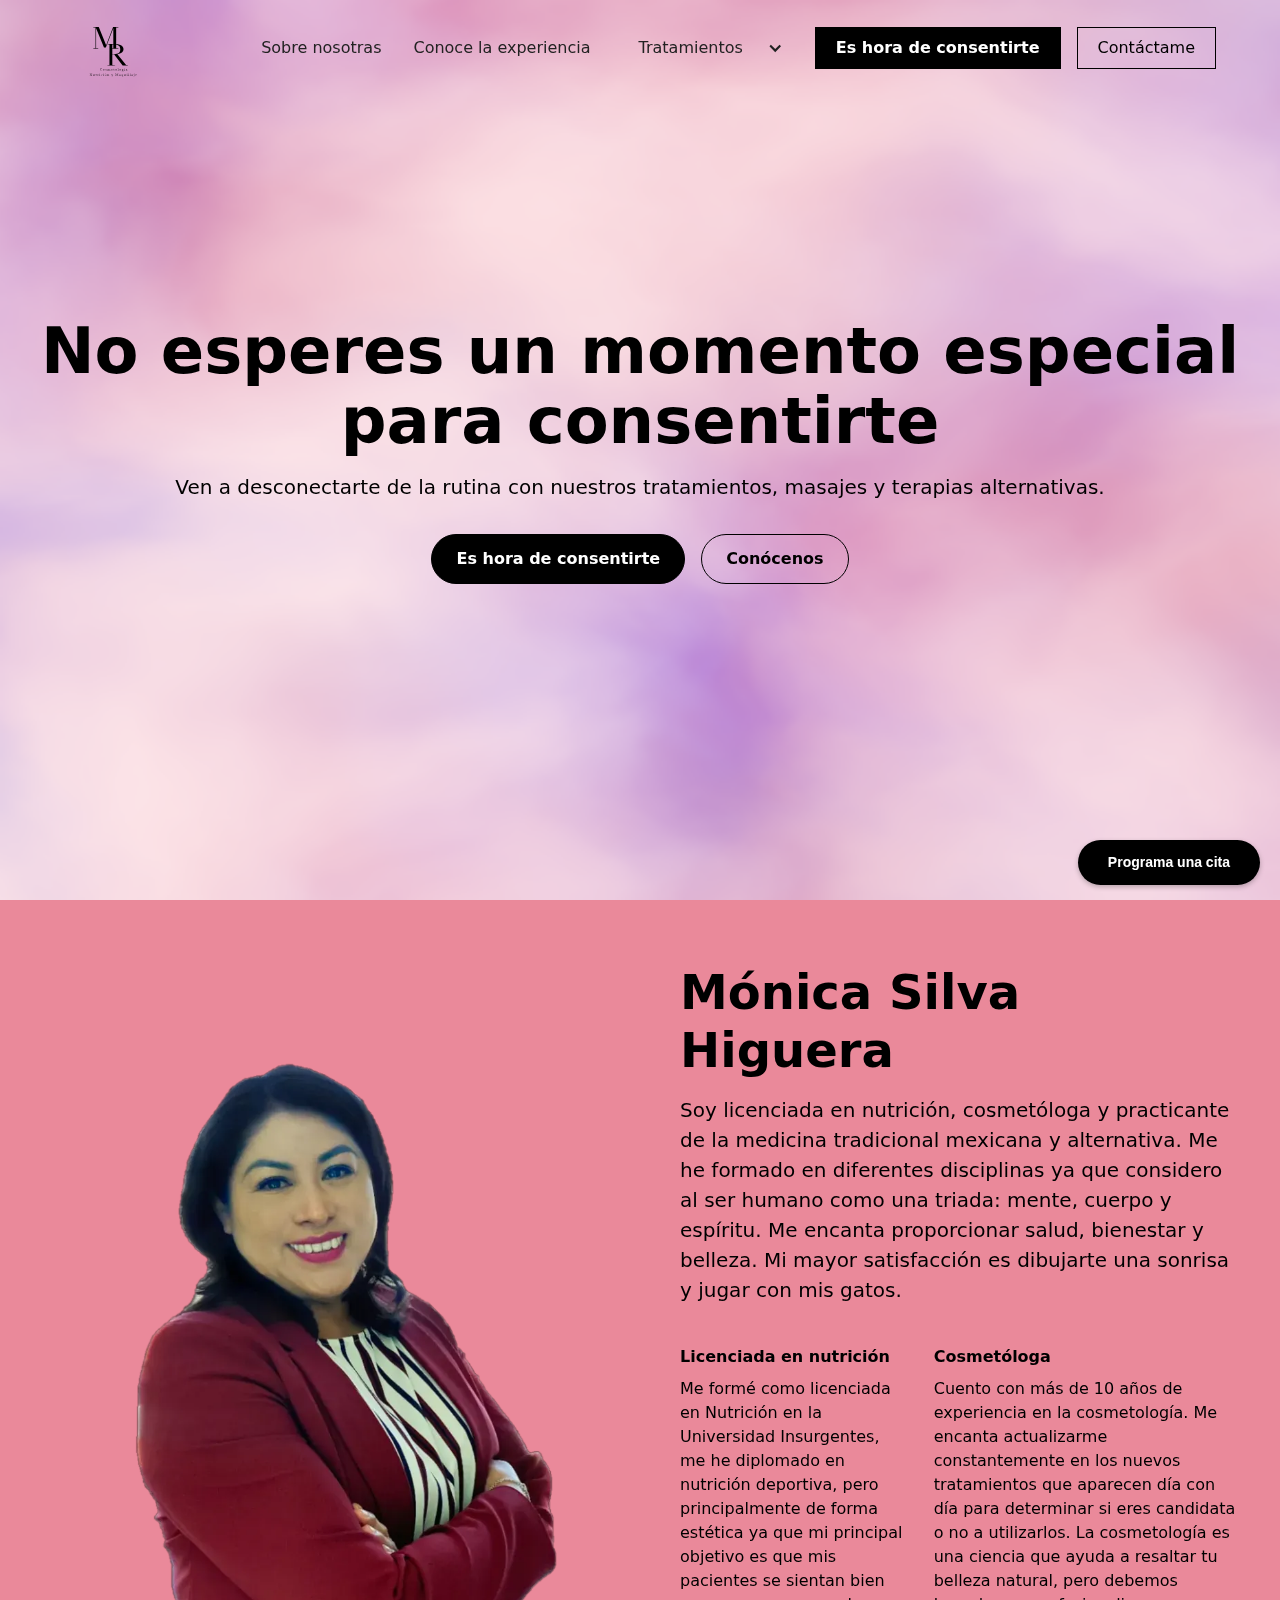
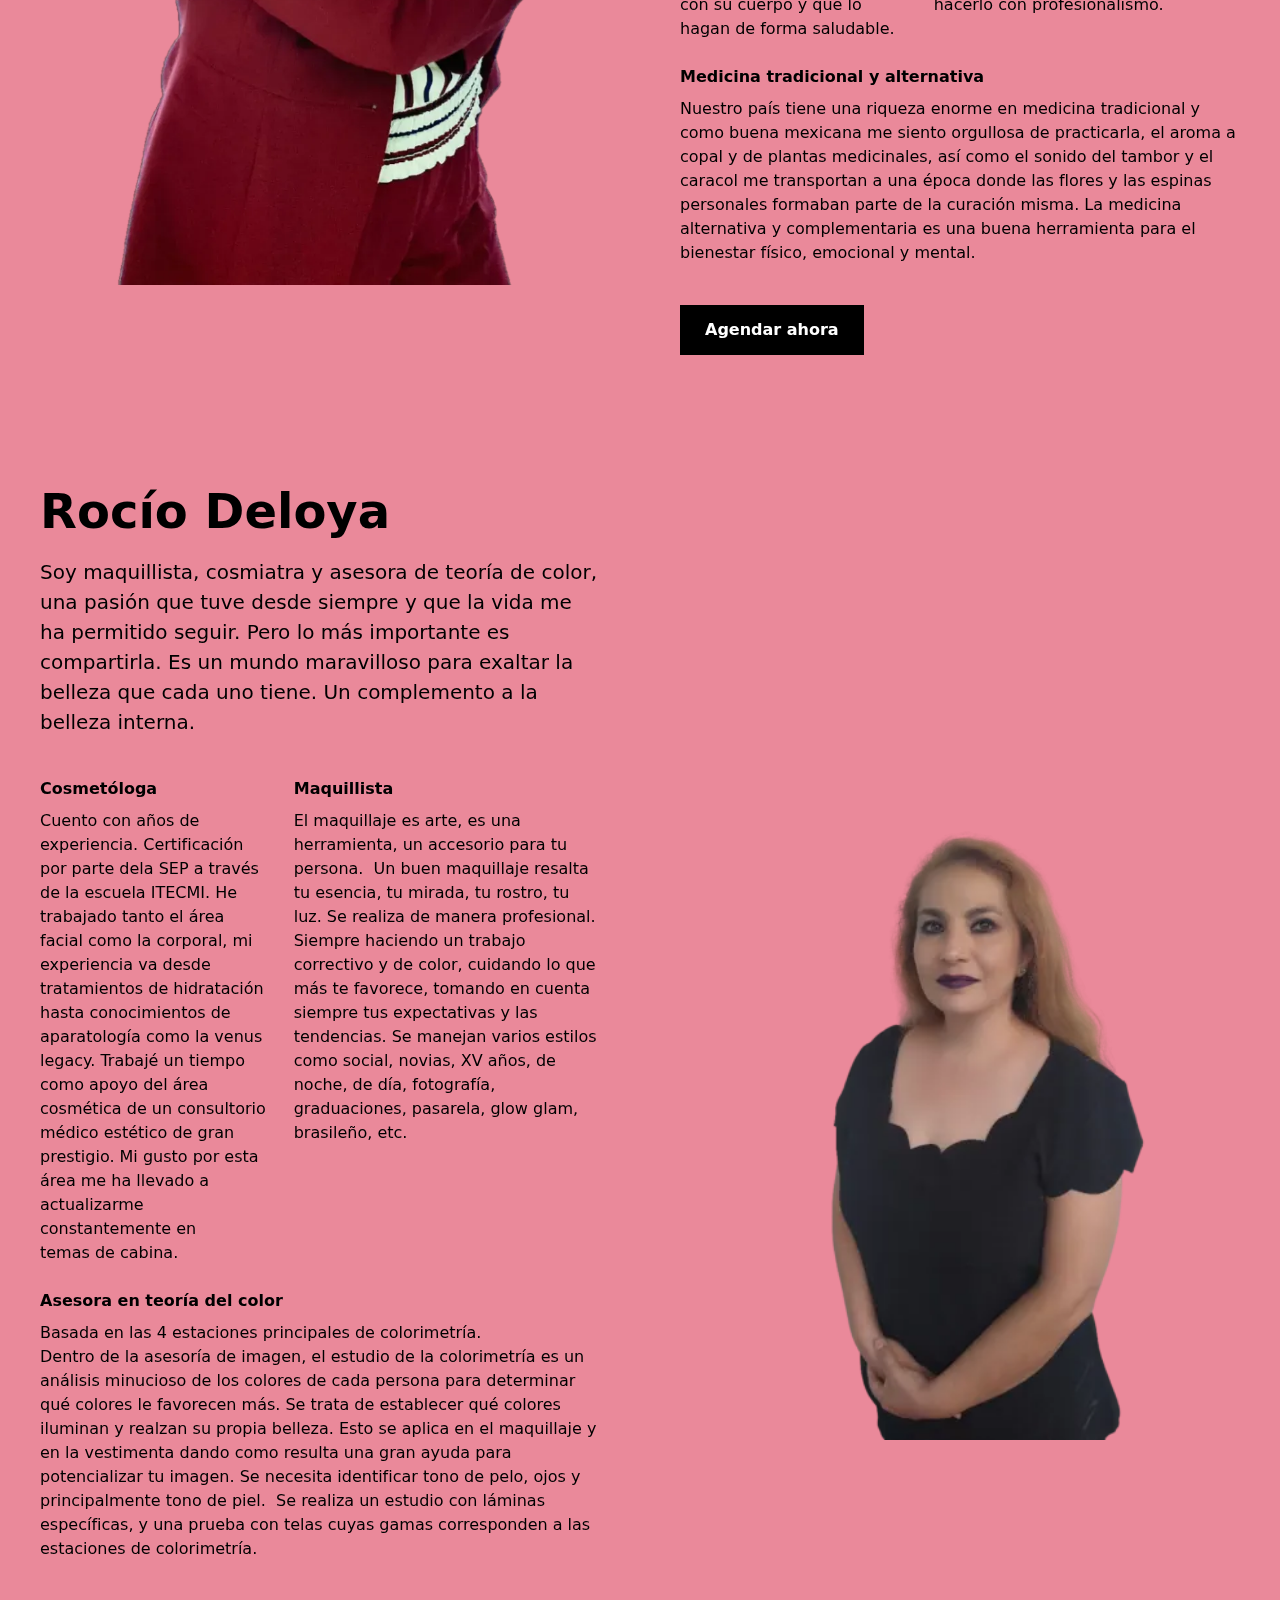
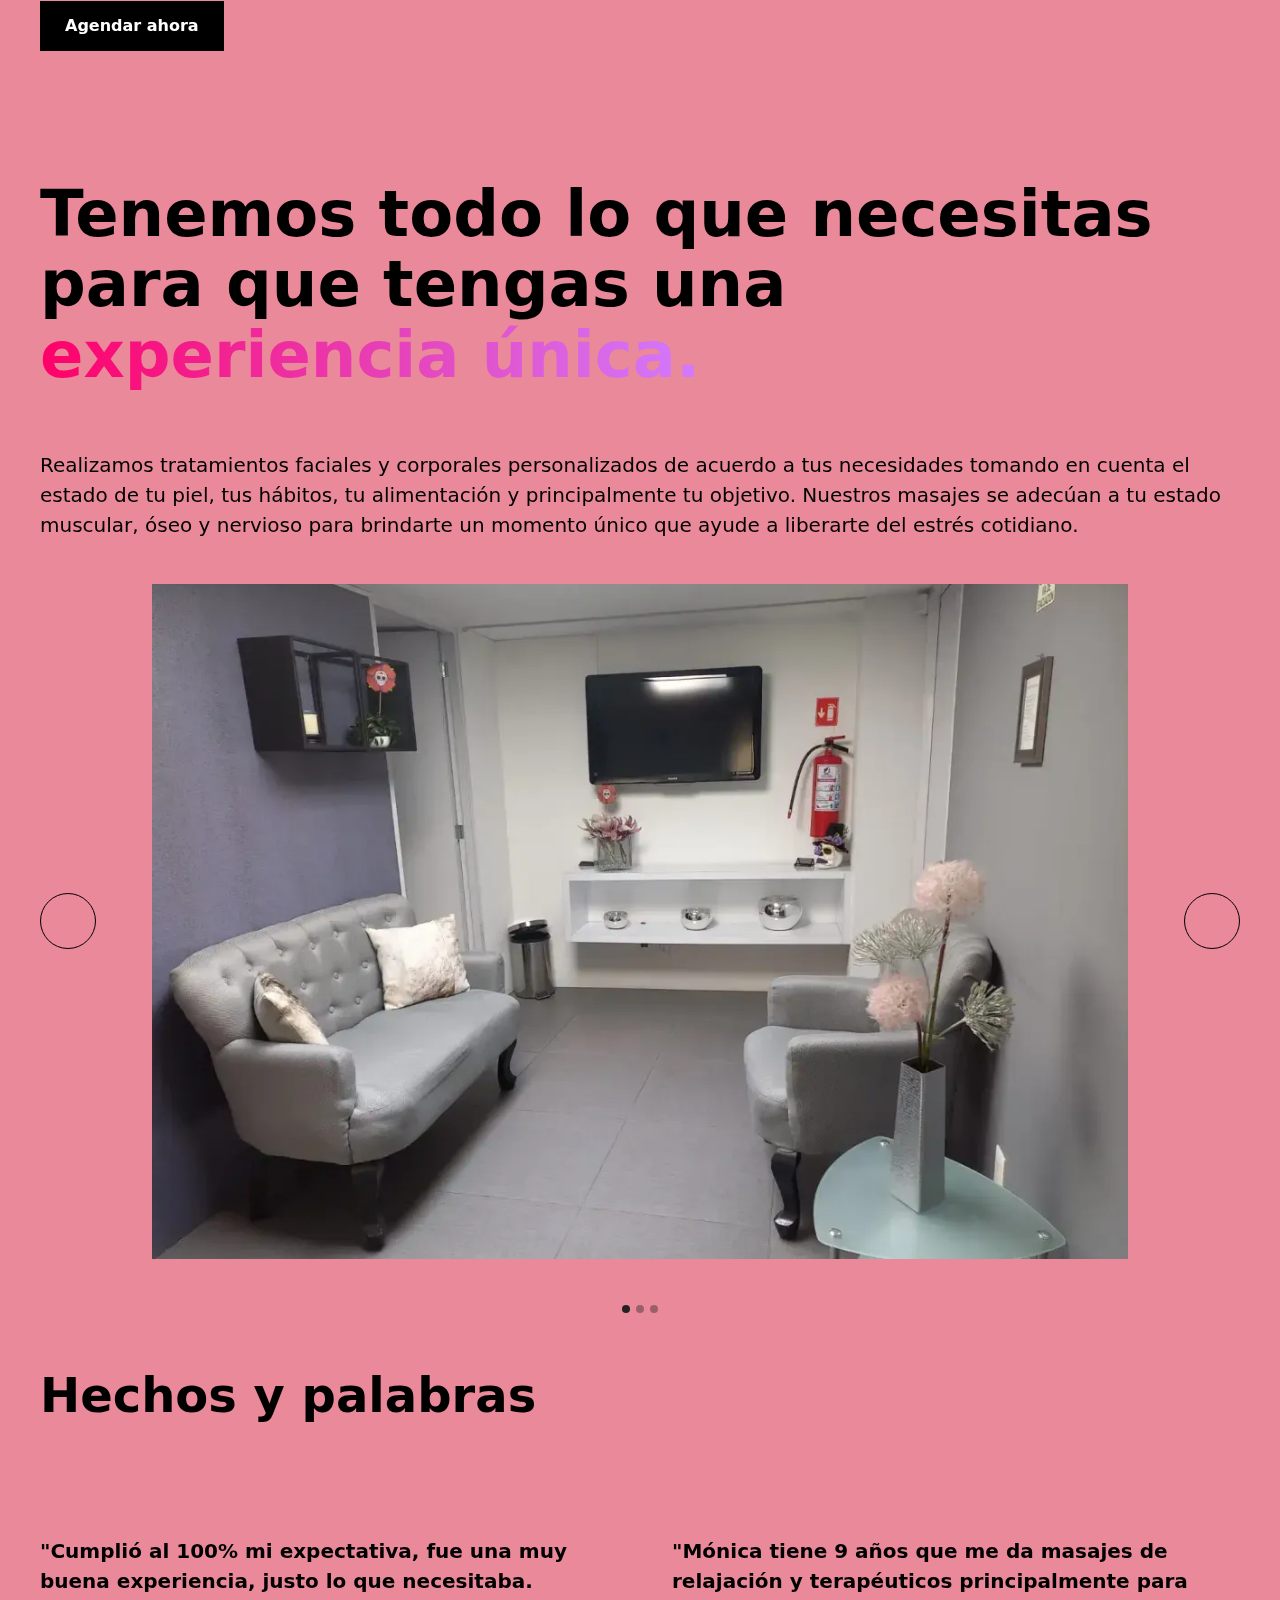
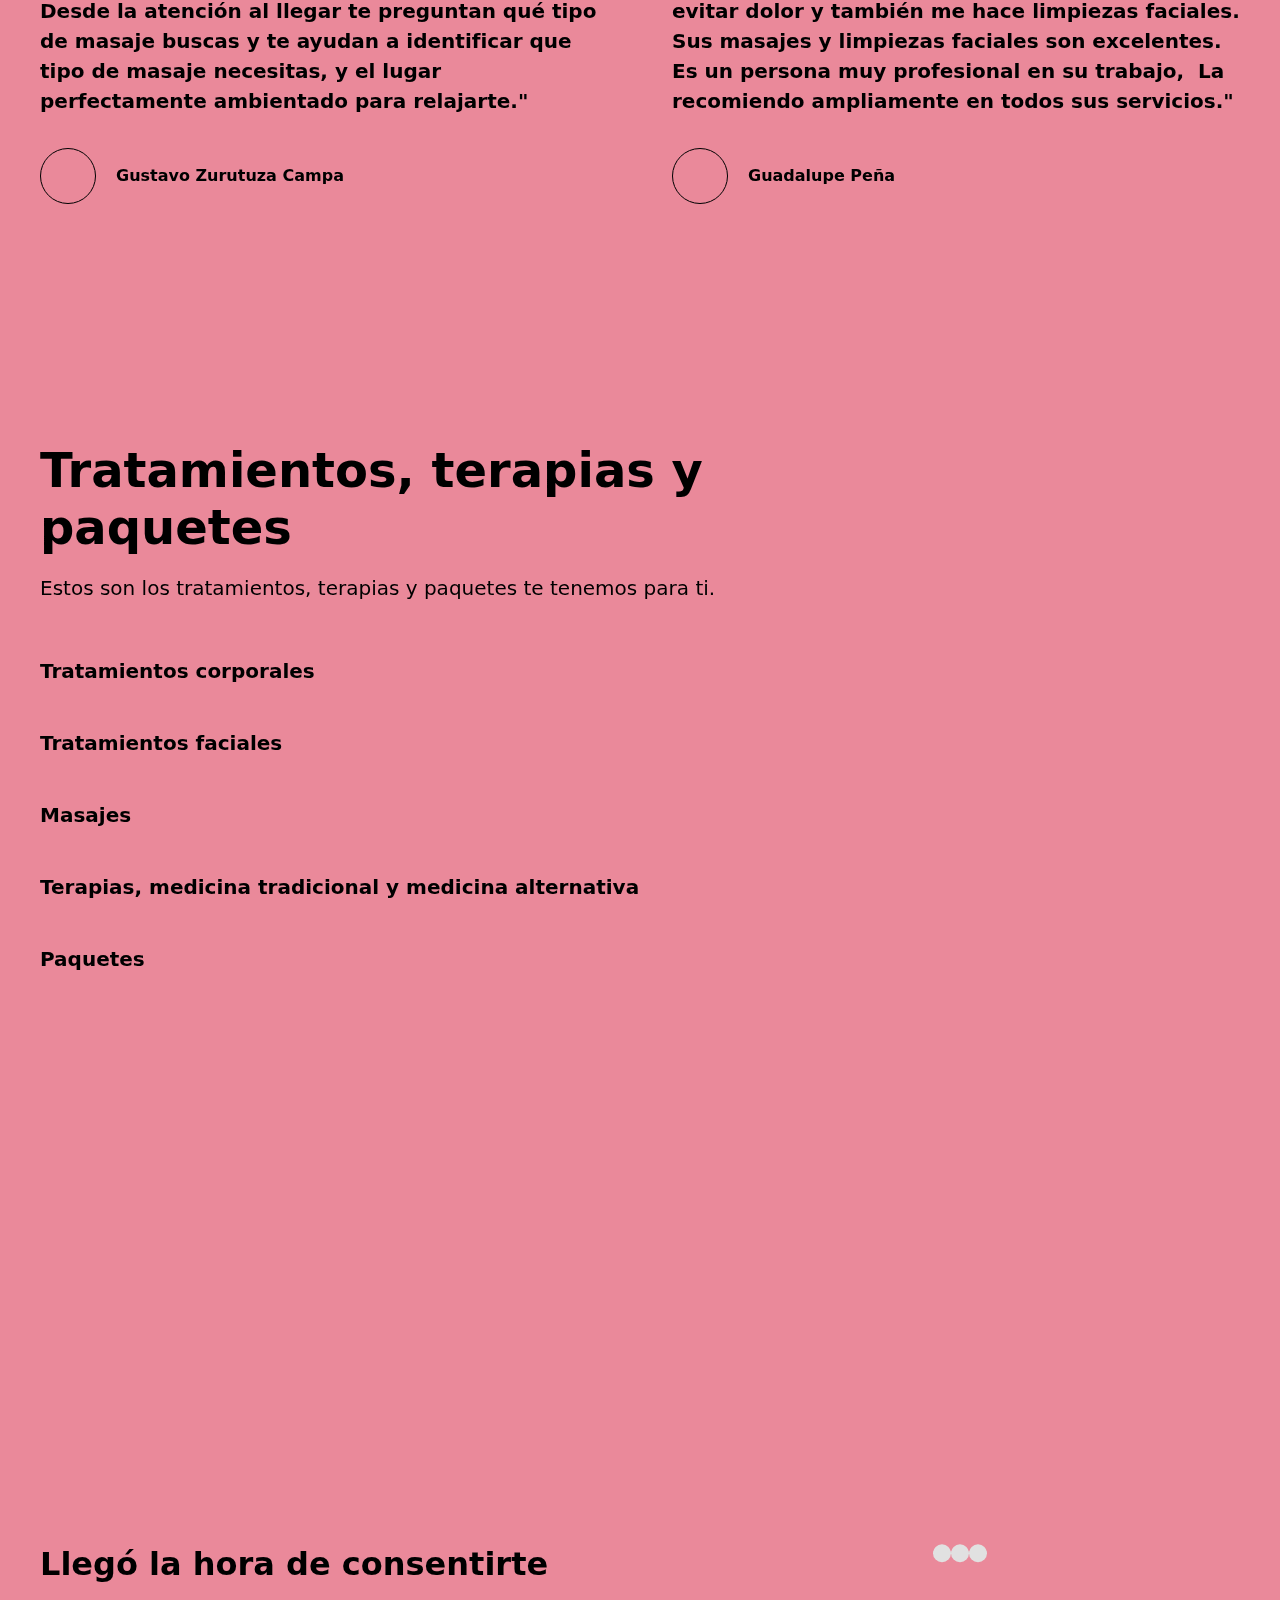
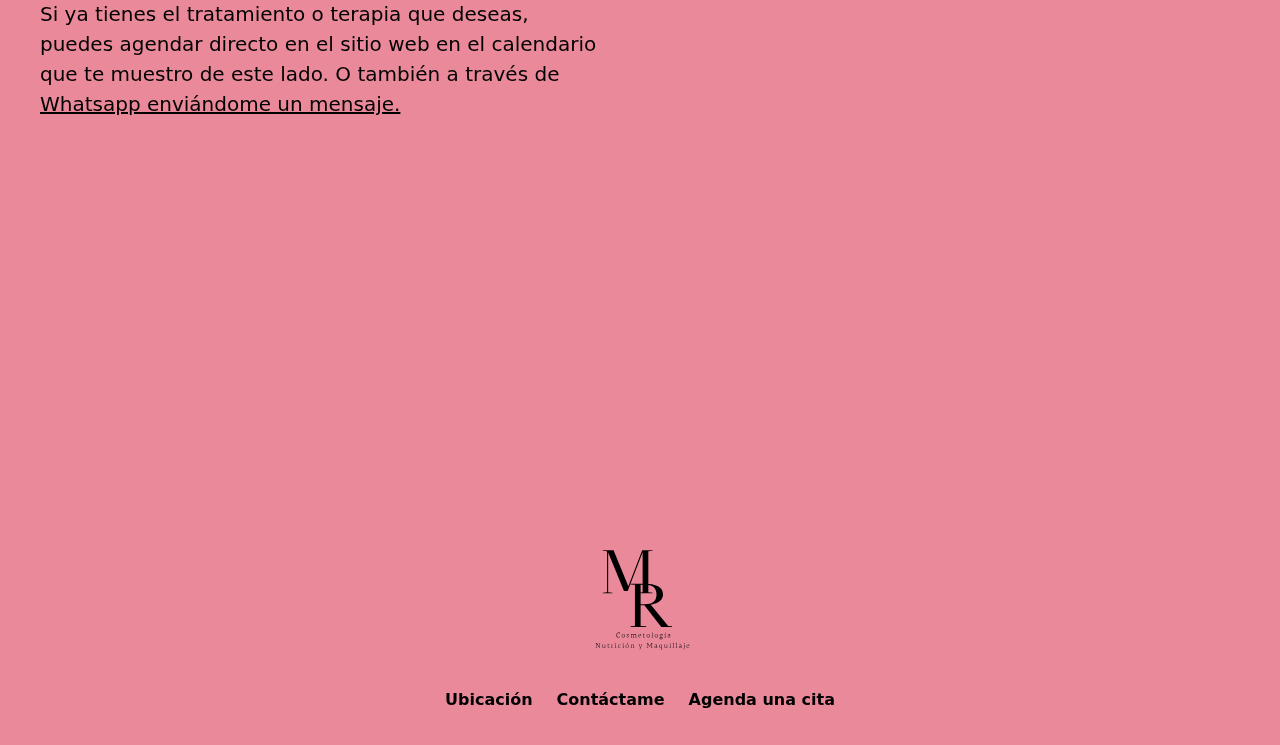
<file: index.htm>
﻿<!DOCTYPE html><!-- This site was created in Webflow. https://www.webflow.com --><!-- Last Published: Mon Nov 07 2022 05:12:30 GMT+0000 (Coordinated Universal Time) --><html data-wf-domain="mr-cosmetologia.webflow.io" data-wf-page="6351df60680cd2875609b35d" data-wf-site="63507d389e3aaa551407d820" data-wf-status="1" lang="es"><head><meta charset="utf-8"><title>MR Cosmetología</title><meta content="Tenemos todo lo que necesitas para consentirte. Conócenos." name="description"><meta content="MR Cosmetología" property="og:title"><meta content="Tenemos todo lo que necesitas para consentirte. Conócenos." property="og:description"><meta content="MR Cosmetología" property="twitter:title"><meta content="Tenemos todo lo que necesitas para consentirte. Conócenos." property="twitter:description"><meta property="og:type" content="website"><meta content="summary_large_image" name="twitter:card"><meta content="width=device-width, initial-scale=1" name="viewport"><meta content="Webflow" name="generator"><link href="63507d389e3aaa551407d820/css/mr-cosmetologia.webflow.440ce03c9.css" rel="stylesheet" type="text/css"><!--[if lt IE 9]><script src="https://cdnjs.cloudflare.com/ajax/libs/html5shiv/3.7.3/html5shiv.min.js" type="text/javascript"></script><![endif]--><script type="text/javascript">!function(o,c){var n=c.documentElement,t=" w-mod-";n.className+=t+"js",("ontouchstart"in o||o.DocumentTouch&&c instanceof DocumentTouch)&&(n.className+=t+"touch")}(window,document);</script><link href="63507d389e3aaa551407d820/63630d60d4d4ddd16616941d_a%20%281%29.png" rel="shortcut icon" type="image/x-icon"><link href="63507d389e3aaa551407d820/63630d73d4ec6b3594d5b047_a%20%282%29.png" rel="apple-touch-icon"></head><body class="body"><div class="page-wrapper"><div class="global-styles w-embed"><style>

/* Make text look crisper and more legible in all browsers */
body {
  -webkit-font-smoothing: antialiased;
  -moz-osx-font-smoothing: grayscale;
  font-smoothing: antialiased;
  text-rendering: optimizeLegibility;
}

/* Focus state style for keyboard navigation for the focusable elements */
*[tabindex]:focus-visible,
  input[type="file"]:focus-visible {
   outline: 0.125rem solid #4d65ff;
   outline-offset: 0.125rem;
}

/* Get rid of top margin on first element in any rich text element */
.w-richtext > :not(div):first-child, .w-richtext > div:first-child > :first-child {
  margin-top: 0 !important;
}

/* Get rid of bottom margin on last element in any rich text element */
.w-richtext>:last-child, .w-richtext ol li:last-child, .w-richtext ul li:last-child {
	margin-bottom: 0 !important;
}

/* Prevent all click and hover interaction with an element */
.pointer-events-off {
	pointer-events: none;
}

/* Enables all click and hover interaction with an element */
.pointer-events-on {
  pointer-events: auto;
}

/* Create a class of .div-square which maintains a 1:1 dimension of a div */
.div-square::after {
	content: "";
	display: block;
	padding-bottom: 100%;
}

/* Make sure containers never lose their center alignment */
.container-medium,.container-small, .container-large {
	margin-right: auto !important;
  margin-left: auto !important;
}

/* 
Make the following elements inherit typography styles from the parent and not have hardcoded values. 
Important: You will not be able to style for example "All Links" in Designer with this CSS applied.
Uncomment this CSS to use it in the project. Leave this message for future hand-off.
*/
/*
a,
.w-input,
.w-select,
.w-tab-link,
.w-nav-link,
.w-dropdown-btn,
.w-dropdown-toggle,
.w-dropdown-link {
  color: inherit;
  text-decoration: inherit;
  font-size: inherit;
}
*/

/* Apply "..." after 3 lines of text */
.text-style-3lines {
	display: -webkit-box;
	overflow: hidden;
	-webkit-line-clamp: 3;
	-webkit-box-orient: vertical;
}

/* Apply "..." after 2 lines of text */
.text-style-2lines {
	display: -webkit-box;
	overflow: hidden;
	-webkit-line-clamp: 2;
	-webkit-box-orient: vertical;
}

/* Adds inline flex display */
.display-inlineflex {
  display: inline-flex;
}

/* These classes are never overwritten */
.hide {
  display: none !important;
}

@media screen and (max-width: 991px) {
    .hide, .hide-tablet {
        display: none !important;
    }
}
  @media screen and (max-width: 767px) {
    .hide-mobile-landscape{
      display: none !important;
    }
}
  @media screen and (max-width: 479px) {
    .hide-mobile{
      display: none !important;
    }
}
 
.margin-0 {
  margin: 0rem !important;
}
  
.padding-0 {
  padding: 0rem !important;
}

.spacing-clean {
padding: 0rem !important;
margin: 0rem !important;
}

.margin-top {
  margin-right: 0rem !important;
  margin-bottom: 0rem !important;
  margin-left: 0rem !important;
}

.padding-top {
  padding-right: 0rem !important;
  padding-bottom: 0rem !important;
  padding-left: 0rem !important;
}
  
.margin-right {
  margin-top: 0rem !important;
  margin-bottom: 0rem !important;
  margin-left: 0rem !important;
}

.padding-right {
  padding-top: 0rem !important;
  padding-bottom: 0rem !important;
  padding-left: 0rem !important;
}

.margin-bottom {
  margin-top: 0rem !important;
  margin-right: 0rem !important;
  margin-left: 0rem !important;
}

.padding-bottom {
  padding-top: 0rem !important;
  padding-right: 0rem !important;
  padding-left: 0rem !important;
}

.margin-left {
  margin-top: 0rem !important;
  margin-right: 0rem !important;
  margin-bottom: 0rem !important;
}
  
.padding-left {
  padding-top: 0rem !important;
  padding-right: 0rem !important;
  padding-bottom: 0rem !important;
}
  
.margin-horizontal {
  margin-top: 0rem !important;
  margin-bottom: 0rem !important;
}

.padding-horizontal {
  padding-top: 0rem !important;
  padding-bottom: 0rem !important;
}

.margin-vertical {
  margin-right: 0rem !important;
  margin-left: 0rem !important;
}
  
.padding-vertical {
  padding-right: 0rem !important;
  padding-left: 0rem !important;
}

</style></div><main id="fullpage" class="main-wrapper"><section id="inicio" data-w-id="5527d31b-4c90-a9d6-d5f4-5bea5074af14" class="section_header1"><div data-animation="default" class="navbar1_component w-nav" data-easing2="ease" fs-scrolldisable-element="smart-nav" data-easing="ease" data-collapse="medium" data-w-id="bbaa7b94-ffb5-21b5-b1f1-443adfabd213" role="banner" data-duration="400"><div class="navbar1_container"><a href="index.htm" aria-current="page" class="navbar1_logo-link w-nav-brand w--current"><img src="63507d389e3aaa551407d820/635f5bcc799bce158a1ac73a_logo%20minimalista%20elegante%20para%20joyer%C3%ADa%20beige%20.svg" loading="lazy" alt="" class="navbar1_logo"></a><nav role="navigation" class="navbar1_menu is-page-height-tablet w-nav-menu"><a href="#sobre-mi" class="navbar1_link w-nav-link">Sobre nosotras</a><a href="#experiencia" class="navbar1_link w-nav-link">Conoce la experiencia</a><div data-hover="true" data-delay="200" data-w-id="bbaa7b94-ffb5-21b5-b1f1-443adfabd21e" class="navbar1_menu-dropdown w-dropdown"><div class="navbar1_dropdown-toggle w-dropdown-toggle"><div class="dropdown-icon w-icon-dropdown-toggle"></div><a href="#tratamientos" class="navbar1_link is-toggle-smart w-nav-link">Tratamientos</a></div><nav class="navbar1_dropdown-list w-dropdown-list"><a href="#corporales" class="navbar1_dropdown-link w-inline-block">Corporales</a><a href="#faciales" class="navbar1_dropdown-link w-inline-block">Faciales</a><a href="#masajes" class="navbar1_dropdown-link w-inline-block">Masajes</a><a href="#Terapias" class="navbar1_dropdown-link w-inline-block">Terapias</a><a href="#paquetes" class="navbar1_dropdown-link w-inline-block">Paquetes</a></nav></div><div class="navbar1_menu-buttons"><a href="#cita" class="button is-small w-button">Es hora de consentirte</a><a href="https://goo.gl/maps/uj35RWJnfmEzXT3LA" target="_blank" class="button-2 is-small w-button">Contáctame</a></div></nav><div class="navbar1_menu-button w-nav-button"><div class="menu-icon1"><div class="menu-icon1_line-top"></div><div class="menu-icon1_line-middle"><div class="menu-icon_line-middle-inner"></div></div><div class="menu-icon1_line-bottom"></div></div></div></div></div><div id="ANIM" class="header1_3d"></div><div class="header1_content-centerer"><div class="padding-global"><div class="container-large"><div class="padding-section-large"><div class="w-layout-grid header1_component"><div class="header1_content"><div class="margin-bottom margin-small"><h1>No esperes un momento especial para consentirte</h1></div><p class="text-size-medium">Ven a desconectarte de la rutina con nuestros tratamientos, masajes y terapias alternativas.</p><div class="margin-top margin-medium"><div class="button-group is-centered"><a href="#cita" class="button is-round w-button">Es hora de consentirte</a><a href="#sobre-mi" class="button-2 is-rounded w-button">Conócenos</a></div></div></div></div></div></div></div></div></section><section id="sobre-mi" class="section_layout4"><div class="padding-global"><div class="container-large"><div class="padding-section-large"><div class="w-layout-grid layout4_component"><div class="layout4_image-wrapper hide-tablet"><img src="63507d389e3aaa551407d820/635f551bf95dccce083b3e2b_Monica.webp" loading="lazy" srcset="63507d389e3aaa551407d820/635f551bf95dccce083b3e2b_Monica-p-500.webp 500w, 63507d389e3aaa551407d820/635f551bf95dccce083b3e2b_Monica-p-800.webp 800w, 63507d389e3aaa551407d820/635f551bf95dccce083b3e2b_Monica.webp 828w" sizes="(max-width: 991px) 100vw, 43vw" alt=""></div><div id="w-node-_85b193e8-726d-f581-c5dd-6487cb956906-5609b35d" class="layout4_image-wrapper hide-pc"><img src="63507d389e3aaa551407d820/635f57f96c0ae0825c6d761f_monica-cicular-_1_-modified.webp" loading="lazy" alt="" class="layout4_image"></div><div class="layout4_content"><div class="margin-bottom margin-small"><h2>Mónica Silva Higuera</h2></div><div class="margin-bottom margin-medium"><p class="text-size-medium">Soy licenciada en nutrición, cosmetóloga y practicante de la medicina tradicional mexicana y alternativa. Me he formado en diferentes disciplinas ya que considero al ser humano como una triada: mente, cuerpo y espíritu. Me encanta proporcionar salud, bienestar y belleza. Mi mayor satisfacción es dibujarte una sonrisa y jugar con mis gatos.</p></div><div class="w-layout-grid layout4_item-list"><div class="layout4_text-wrapper"><div class="margin-bottom margin-xsmall"><h6>Licenciada en nutrición</h6></div><p>Me formé como licenciada en Nutrición en la Universidad Insurgentes, me he diplomado en nutrición deportiva, pero principalmente de forma estética ya que mi principal objetivo es que mis pacientes se sientan bien con su cuerpo y que lo hagan de forma saludable.</p></div><div class="layout4_text-wrapper"><div class="margin-bottom margin-xsmall"><h6>Cosmetóloga</h6></div><p>Cuento con más de 10 años de experiencia en la cosmetología. Me encanta actualizarme constantemente en los nuevos tratamientos que aparecen día con día para determinar si eres candidata o no a utilizarlos. La cosmetología es una ciencia que ayuda a resaltar tu belleza natural, pero debemos hacerlo con profesionalismo.</p></div><div id="w-node-_4b80bfe9-350b-ddb6-399f-fafb4c09c1ad-5609b35d" class="layout4_text-wrapper"><div class="margin-bottom margin-xsmall"><h6>Medicina tradicional y alternativa</h6></div><p>Nuestro país tiene una riqueza enorme en medicina tradicional y como buena mexicana me siento orgullosa de practicarla, el aroma a copal y de plantas medicinales, así como el sonido del tambor y el caracol me transportan a una época donde las flores y las espinas personales formaban parte de la curación misma. La medicina alternativa y complementaria es una buena herramienta para el bienestar físico, emocional y mental.</p></div></div><div class="margin-top margin-medium"><div class="button-group"><a href="#cita" class="button w-button">Agendar ahora</a></div></div></div></div></div></div></div></section><section id="sobre-mi" class="section_layout4"><div class="padding-global"><div class="container-large"><div class="padding-section-large"><div class="w-layout-grid layout4_component"><div id="w-node-_8d22531d-4491-338f-14c6-13681dd0fa04-5609b35d" class="layout4_image-wrapper hide-pc"><img src="63507d389e3aaa551407d820/636306e32a80d54bd44d5131_Imagen%20de%20WhatsApp%202022-11-01%20a%20las%2016.35.47_preview_rev_1-modified.webp" loading="lazy" alt="" class="layout4_image"></div><div class="layout4_content"><div class="margin-bottom margin-small"><h2>Rocío Deloya</h2></div><div class="margin-bottom margin-medium"><p class="text-size-medium">Soy maquillista, cosmiatra y asesora de teoría de color, una pasión que tuve desde siempre y que la vida me ha permitido seguir. Pero lo más importante es compartirla. Es un mundo maravilloso para exaltar la belleza que cada uno tiene. Un complemento a la belleza interna.</p></div><div class="w-layout-grid layout4_item-list"><div id="w-node-_8d22531d-4491-338f-14c6-13681dd0fa17-5609b35d" class="layout4_text-wrapper"><div class="margin-bottom margin-xsmall"><h6>Cosmetóloga</h6></div><p>Cuento con años de experiencia. Certificación por parte dela SEP a través de la escuela ITECMI. He trabajado tanto el área facial como la corporal, mi experiencia va desde tratamientos de hidratación hasta conocimientos de aparatología como la venus legacy. Trabajé un tiempo como apoyo del área cosmética de un consultorio médico estético de gran prestigio. Mi gusto por esta área me ha llevado a actualizarme constantemente en temas de cabina.</p></div><div class="layout4_text-wrapper"><div class="margin-bottom margin-xsmall"><h6>Maquillista</h6></div><p>El maquillaje es arte, es una herramienta, un accesorio para tu persona.  Un buen maquillaje resalta tu esencia, tu mirada, tu rostro, tu luz. Se realiza de manera profesional. Siempre haciendo un trabajo correctivo y de color, cuidando lo que más te favorece, tomando en cuenta siempre tus expectativas y las tendencias. Se manejan varios estilos como social, novias, XV años, de noche, de día, fotografía, graduaciones, pasarela, glow glam, brasileño, etc. </p></div><div id="w-node-_8d22531d-4491-338f-14c6-13681dd0fa1d-5609b35d" class="layout4_text-wrapper"><div class="margin-bottom margin-xsmall"><h6>Asesora en teoría del color</h6></div><p>Basada en las 4 estaciones principales de colorimetría.<br>Dentro de la asesoría de imagen, el estudio de la colorimetría es un análisis minucioso de los colores de cada persona para determinar qué colores le favorecen más. Se trata de establecer qué colores iluminan y realzan su propia belleza. Esto se aplica en el maquillaje y en la vestimenta dando como resulta una gran ayuda para potencializar tu imagen. Se necesita identificar tono de pelo, ojos y principalmente tono de piel.  Se realiza un estudio con láminas específicas, y una prueba con telas cuyas gamas corresponden a las estaciones de colorimetría. </p></div></div><div class="margin-top margin-medium"><div class="button-group"><a href="#cita" class="button w-button">Agendar ahora</a></div></div></div><div class="layout4_image-wrapper hide-tablet"><img src="63507d389e3aaa551407d820/636306e902afd82e979ebc61_Imagen%20de%20WhatsApp%202022-11-01%20a%20las%2016.35.47_preview_rev_1.webp" loading="lazy" alt="" class="deloya_photo"></div></div></div></div></div></section><section id="experiencia" class="section_header2"><div class="padding-global"><div class="container-large"><div class="padding-section-large"><div class="w-layout-grid header2_component"><div class="header2_content"><div class="margin-bottom margin-small"><h1>Tenemos todo lo que necesitas para que tengas una <span class="linear-wipe"> experiencia única.</span></h1></div></div><div id="w-node-dc806459-6f61-a24d-94b6-002c9d71526f-5609b35d" class="text-size-medium">Realizamos tratamientos faciales y corporales personalizados de acuerdo a tus necesidades tomando en cuenta el estado de tu piel, tus hábitos, tu alimentación y principalmente tu objetivo. Nuestros masajes se adecúan a tu estado muscular, óseo y nervioso para brindarte un momento único que ayude a liberarte del estrés cotidiano.</div><div class="gallery15_component"><div data-delay="4000" data-animation="slide" class="gallery15_slider w-slider" data-autoplay="false" data-easing="ease" data-hide-arrows="false" data-disable-swipe="false" data-autoplay-limit="0" data-nav-spacing="3" data-duration="500" data-infinite="true"><div class="gallery15_mask w-slider-mask"><div class="gallery15_slide w-slide"><div class="gallery15_image-wrapper"><a href="#" class="w-inline-block w-lightbox"><img src="63507d389e3aaa551407d820/635b4f2ada088a345a16c1d9_sala-de-espera.webp" loading="lazy" srcset="63507d389e3aaa551407d820/635b4f2ada088a345a16c1d9_sala-de-espera-p-500.webp 500w, 63507d389e3aaa551407d820/635b4f2ada088a345a16c1d9_sala-de-espera-p-800.webp 800w, 63507d389e3aaa551407d820/635b4f2ada088a345a16c1d9_sala-de-espera-p-1080.webp 1080w, 63507d389e3aaa551407d820/635b4f2ada088a345a16c1d9_sala-de-espera.webp 1600w" sizes="(max-width: 479px) 100vw, (max-width: 767px) 92vw, (max-width: 991px) 79vw, 75vw" alt="" class="gallery15_image"><script type="application/json" class="w-json">{
  "items": [
    {
      "_id": "example_img",
      "origFileName": "sala-de-espera.webp",
      "fileName": "sala-de-espera.webp",
      "fileSize": 53458,
      "height": 1200,
      "url": "https://uploads-ssl.webflow.com/63507d389e3aaa551407d820/635b4f2ada088a345a16c1d9_sala-de-espera.webp",
      "width": 1600,
      "type": "image"
    }
  ],
  "group": "experiencia"
}</script></a></div></div><div class="gallery15_slide w-slide"><div class="gallery15_image-wrapper"><a href="#" class="w-inline-block w-lightbox"><img src="63507d389e3aaa551407d820/635b4f2bb505e170a88f9fd9_fachada.webp" loading="lazy" srcset="63507d389e3aaa551407d820/635b4f2bb505e170a88f9fd9_fachada-p-500.webp 500w, 63507d389e3aaa551407d820/635b4f2bb505e170a88f9fd9_fachada-p-800.webp 800w, 63507d389e3aaa551407d820/635b4f2bb505e170a88f9fd9_fachada-p-1080.webp 1080w, 63507d389e3aaa551407d820/635b4f2bb505e170a88f9fd9_fachada.webp 1600w" sizes="(max-width: 479px) 100vw, (max-width: 767px) 92vw, (max-width: 991px) 79vw, 75vw" alt="" class="gallery15_image"><script type="application/json" class="w-json">{
  "items": [
    {
      "_id": "example_img",
      "origFileName": "fachada.webp",
      "fileName": "fachada.webp",
      "fileSize": 76500,
      "height": 1200,
      "url": "https://uploads-ssl.webflow.com/63507d389e3aaa551407d820/635b4f2bb505e170a88f9fd9_fachada.webp",
      "width": 1600,
      "type": "image"
    }
  ],
  "group": "experiencia"
}</script></a></div></div><div class="gallery15_slide w-slide"><div class="gallery15_image-wrapper"><a href="#" class="w-inline-block w-lightbox"><img src="63507d389e3aaa551407d820/635b4f2b26c897091cd2db6e_entrada.webp" loading="lazy" srcset="63507d389e3aaa551407d820/635b4f2b26c897091cd2db6e_entrada-p-500.webp 500w, 63507d389e3aaa551407d820/635b4f2b26c897091cd2db6e_entrada-p-800.webp 800w, 63507d389e3aaa551407d820/635b4f2b26c897091cd2db6e_entrada.webp 1200w" sizes="(max-width: 479px) 100vw, (max-width: 767px) 92vw, (max-width: 991px) 79vw, 75vw" alt="" class="gallery15_image"><script type="application/json" class="w-json">{
  "items": [
    {
      "_id": "example_img",
      "origFileName": "entrada.webp",
      "fileName": "entrada.webp",
      "fileSize": 123318,
      "height": 1600,
      "url": "https://uploads-ssl.webflow.com/63507d389e3aaa551407d820/635b4f2b26c897091cd2db6e_entrada.webp",
      "width": 1200,
      "type": "image"
    }
  ],
  "group": "experiencia"
}</script></a></div></div></div><div class="gallery15_arrow hide-mobile-landscape w-slider-arrow-left"><img src="624380709031623bfe4aee60/624380709031620b764aee7b_icon_slider-arrow-left.svg" loading="lazy" alt=""></div><div class="gallery15_arrow hide-mobile-landscape w-slider-arrow-right"><img src="624380709031623bfe4aee60/6243807090316275724aee79_icon_slider-arrow-right.svg" loading="lazy" alt=""></div><div class="gallery15_slide-nav w-slider-nav w-slider-nav-invert w-round"></div></div></div><div class="margin-bottom margin-small"><h2>Hechos y palabras</h2></div><div class="testimonial5_component"><div class="testimonial5_content"><div class="testimonial5_rating-wrapper"><div class="testimonial5_rating-icon w-embed"><svg width="100%" viewbox="0 0 18 17" fill="none" xmlns="http://www.w3.org/2000/svg">
<path d="M8.16379 0.551109C8.47316 -0.183704 9.52684 -0.183703 9.83621 0.551111L11.6621 4.88811C11.7926 5.19789 12.0875 5.40955 12.426 5.43636L17.1654 5.81173C17.9684 5.87533 18.294 6.86532 17.6822 7.38306L14.0713 10.4388C13.8134 10.6571 13.7007 10.9996 13.7795 11.3259L14.8827 15.8949C15.0696 16.669 14.2172 17.2809 13.5297 16.8661L9.47208 14.4176C9.18225 14.2427 8.81775 14.2427 8.52793 14.4176L4.47029 16.8661C3.7828 17.2809 2.93036 16.669 3.11727 15.8949L4.22048 11.3259C4.29928 10.9996 4.18664 10.6571 3.92873 10.4388L0.317756 7.38306C-0.294046 6.86532 0.0315611 5.87533 0.834562 5.81173L5.57402 5.43636C5.91255 5.40955 6.20744 5.19789 6.33786 4.88811L8.16379 0.551109Z" fill="currentColor"></path>
</svg></div><div class="testimonial5_rating-icon w-embed"><svg width="100%" viewbox="0 0 18 17" fill="none" xmlns="http://www.w3.org/2000/svg">
<path d="M8.16379 0.551109C8.47316 -0.183704 9.52684 -0.183703 9.83621 0.551111L11.6621 4.88811C11.7926 5.19789 12.0875 5.40955 12.426 5.43636L17.1654 5.81173C17.9684 5.87533 18.294 6.86532 17.6822 7.38306L14.0713 10.4388C13.8134 10.6571 13.7007 10.9996 13.7795 11.3259L14.8827 15.8949C15.0696 16.669 14.2172 17.2809 13.5297 16.8661L9.47208 14.4176C9.18225 14.2427 8.81775 14.2427 8.52793 14.4176L4.47029 16.8661C3.7828 17.2809 2.93036 16.669 3.11727 15.8949L4.22048 11.3259C4.29928 10.9996 4.18664 10.6571 3.92873 10.4388L0.317756 7.38306C-0.294046 6.86532 0.0315611 5.87533 0.834562 5.81173L5.57402 5.43636C5.91255 5.40955 6.20744 5.19789 6.33786 4.88811L8.16379 0.551109Z" fill="currentColor"></path>
</svg></div><div class="testimonial5_rating-icon w-embed"><svg width="100%" viewbox="0 0 18 17" fill="none" xmlns="http://www.w3.org/2000/svg">
<path d="M8.16379 0.551109C8.47316 -0.183704 9.52684 -0.183703 9.83621 0.551111L11.6621 4.88811C11.7926 5.19789 12.0875 5.40955 12.426 5.43636L17.1654 5.81173C17.9684 5.87533 18.294 6.86532 17.6822 7.38306L14.0713 10.4388C13.8134 10.6571 13.7007 10.9996 13.7795 11.3259L14.8827 15.8949C15.0696 16.669 14.2172 17.2809 13.5297 16.8661L9.47208 14.4176C9.18225 14.2427 8.81775 14.2427 8.52793 14.4176L4.47029 16.8661C3.7828 17.2809 2.93036 16.669 3.11727 15.8949L4.22048 11.3259C4.29928 10.9996 4.18664 10.6571 3.92873 10.4388L0.317756 7.38306C-0.294046 6.86532 0.0315611 5.87533 0.834562 5.81173L5.57402 5.43636C5.91255 5.40955 6.20744 5.19789 6.33786 4.88811L8.16379 0.551109Z" fill="currentColor"></path>
</svg></div><div class="testimonial5_rating-icon w-embed"><svg width="100%" viewbox="0 0 18 17" fill="none" xmlns="http://www.w3.org/2000/svg">
<path d="M8.16379 0.551109C8.47316 -0.183704 9.52684 -0.183703 9.83621 0.551111L11.6621 4.88811C11.7926 5.19789 12.0875 5.40955 12.426 5.43636L17.1654 5.81173C17.9684 5.87533 18.294 6.86532 17.6822 7.38306L14.0713 10.4388C13.8134 10.6571 13.7007 10.9996 13.7795 11.3259L14.8827 15.8949C15.0696 16.669 14.2172 17.2809 13.5297 16.8661L9.47208 14.4176C9.18225 14.2427 8.81775 14.2427 8.52793 14.4176L4.47029 16.8661C3.7828 17.2809 2.93036 16.669 3.11727 15.8949L4.22048 11.3259C4.29928 10.9996 4.18664 10.6571 3.92873 10.4388L0.317756 7.38306C-0.294046 6.86532 0.0315611 5.87533 0.834562 5.81173L5.57402 5.43636C5.91255 5.40955 6.20744 5.19789 6.33786 4.88811L8.16379 0.551109Z" fill="currentColor"></path>
</svg></div><div class="testimonial5_rating-icon w-embed"><svg width="100%" viewbox="0 0 18 17" fill="none" xmlns="http://www.w3.org/2000/svg">
<path d="M8.16379 0.551109C8.47316 -0.183704 9.52684 -0.183703 9.83621 0.551111L11.6621 4.88811C11.7926 5.19789 12.0875 5.40955 12.426 5.43636L17.1654 5.81173C17.9684 5.87533 18.294 6.86532 17.6822 7.38306L14.0713 10.4388C13.8134 10.6571 13.7007 10.9996 13.7795 11.3259L14.8827 15.8949C15.0696 16.669 14.2172 17.2809 13.5297 16.8661L9.47208 14.4176C9.18225 14.2427 8.81775 14.2427 8.52793 14.4176L4.47029 16.8661C3.7828 17.2809 2.93036 16.669 3.11727 15.8949L4.22048 11.3259C4.29928 10.9996 4.18664 10.6571 3.92873 10.4388L0.317756 7.38306C-0.294046 6.86532 0.0315611 5.87533 0.834562 5.81173L5.57402 5.43636C5.91255 5.40955 6.20744 5.19789 6.33786 4.88811L8.16379 0.551109Z" fill="currentColor"></path>
</svg></div></div><div class="margin-vertical margin-medium"><div class="heading-style-h5">&quot;Cumplió al 100% mi expectativa, fue una muy buena experiencia, justo lo que necesitaba. Desde la atención al llegar te preguntan qué tipo de masaje buscas y te ayudan a identificar que tipo de masaje necesitas, y el lugar perfectamente ambientado para relajarte.&quot;</div></div><div class="testimonial5_client"><div class="testimonial5_client-image-wrapper"><img src="63507d389e3aaa551407d820/636307f36ef8bbe89927b6c5_Imagen%20de%20WhatsApp%202022-11-02%20a%20las%2016.13.13_preview_rev_1-modified.webp" loading="lazy" alt="" class="testimonial5_client-image"></div><div class="testimonial5_client-info"><p class="text-weight-semibold">Gustavo Zurutuza Campa</p></div><div class="testimonial5_divider"></div></div></div><div class="testimonial5_content"><div class="testimonial5_rating-wrapper"><div class="testimonial5_rating-icon w-embed"><svg width="100%" viewbox="0 0 18 17" fill="none" xmlns="http://www.w3.org/2000/svg">
<path d="M8.16379 0.551109C8.47316 -0.183704 9.52684 -0.183703 9.83621 0.551111L11.6621 4.88811C11.7926 5.19789 12.0875 5.40955 12.426 5.43636L17.1654 5.81173C17.9684 5.87533 18.294 6.86532 17.6822 7.38306L14.0713 10.4388C13.8134 10.6571 13.7007 10.9996 13.7795 11.3259L14.8827 15.8949C15.0696 16.669 14.2172 17.2809 13.5297 16.8661L9.47208 14.4176C9.18225 14.2427 8.81775 14.2427 8.52793 14.4176L4.47029 16.8661C3.7828 17.2809 2.93036 16.669 3.11727 15.8949L4.22048 11.3259C4.29928 10.9996 4.18664 10.6571 3.92873 10.4388L0.317756 7.38306C-0.294046 6.86532 0.0315611 5.87533 0.834562 5.81173L5.57402 5.43636C5.91255 5.40955 6.20744 5.19789 6.33786 4.88811L8.16379 0.551109Z" fill="currentColor"></path>
</svg></div><div class="testimonial5_rating-icon w-embed"><svg width="100%" viewbox="0 0 18 17" fill="none" xmlns="http://www.w3.org/2000/svg">
<path d="M8.16379 0.551109C8.47316 -0.183704 9.52684 -0.183703 9.83621 0.551111L11.6621 4.88811C11.7926 5.19789 12.0875 5.40955 12.426 5.43636L17.1654 5.81173C17.9684 5.87533 18.294 6.86532 17.6822 7.38306L14.0713 10.4388C13.8134 10.6571 13.7007 10.9996 13.7795 11.3259L14.8827 15.8949C15.0696 16.669 14.2172 17.2809 13.5297 16.8661L9.47208 14.4176C9.18225 14.2427 8.81775 14.2427 8.52793 14.4176L4.47029 16.8661C3.7828 17.2809 2.93036 16.669 3.11727 15.8949L4.22048 11.3259C4.29928 10.9996 4.18664 10.6571 3.92873 10.4388L0.317756 7.38306C-0.294046 6.86532 0.0315611 5.87533 0.834562 5.81173L5.57402 5.43636C5.91255 5.40955 6.20744 5.19789 6.33786 4.88811L8.16379 0.551109Z" fill="currentColor"></path>
</svg></div><div class="testimonial5_rating-icon w-embed"><svg width="100%" viewbox="0 0 18 17" fill="none" xmlns="http://www.w3.org/2000/svg">
<path d="M8.16379 0.551109C8.47316 -0.183704 9.52684 -0.183703 9.83621 0.551111L11.6621 4.88811C11.7926 5.19789 12.0875 5.40955 12.426 5.43636L17.1654 5.81173C17.9684 5.87533 18.294 6.86532 17.6822 7.38306L14.0713 10.4388C13.8134 10.6571 13.7007 10.9996 13.7795 11.3259L14.8827 15.8949C15.0696 16.669 14.2172 17.2809 13.5297 16.8661L9.47208 14.4176C9.18225 14.2427 8.81775 14.2427 8.52793 14.4176L4.47029 16.8661C3.7828 17.2809 2.93036 16.669 3.11727 15.8949L4.22048 11.3259C4.29928 10.9996 4.18664 10.6571 3.92873 10.4388L0.317756 7.38306C-0.294046 6.86532 0.0315611 5.87533 0.834562 5.81173L5.57402 5.43636C5.91255 5.40955 6.20744 5.19789 6.33786 4.88811L8.16379 0.551109Z" fill="currentColor"></path>
</svg></div><div class="testimonial5_rating-icon w-embed"><svg width="100%" viewbox="0 0 18 17" fill="none" xmlns="http://www.w3.org/2000/svg">
<path d="M8.16379 0.551109C8.47316 -0.183704 9.52684 -0.183703 9.83621 0.551111L11.6621 4.88811C11.7926 5.19789 12.0875 5.40955 12.426 5.43636L17.1654 5.81173C17.9684 5.87533 18.294 6.86532 17.6822 7.38306L14.0713 10.4388C13.8134 10.6571 13.7007 10.9996 13.7795 11.3259L14.8827 15.8949C15.0696 16.669 14.2172 17.2809 13.5297 16.8661L9.47208 14.4176C9.18225 14.2427 8.81775 14.2427 8.52793 14.4176L4.47029 16.8661C3.7828 17.2809 2.93036 16.669 3.11727 15.8949L4.22048 11.3259C4.29928 10.9996 4.18664 10.6571 3.92873 10.4388L0.317756 7.38306C-0.294046 6.86532 0.0315611 5.87533 0.834562 5.81173L5.57402 5.43636C5.91255 5.40955 6.20744 5.19789 6.33786 4.88811L8.16379 0.551109Z" fill="currentColor"></path>
</svg></div><div class="testimonial5_rating-icon w-embed"><svg width="100%" viewbox="0 0 18 17" fill="none" xmlns="http://www.w3.org/2000/svg">
<path d="M8.16379 0.551109C8.47316 -0.183704 9.52684 -0.183703 9.83621 0.551111L11.6621 4.88811C11.7926 5.19789 12.0875 5.40955 12.426 5.43636L17.1654 5.81173C17.9684 5.87533 18.294 6.86532 17.6822 7.38306L14.0713 10.4388C13.8134 10.6571 13.7007 10.9996 13.7795 11.3259L14.8827 15.8949C15.0696 16.669 14.2172 17.2809 13.5297 16.8661L9.47208 14.4176C9.18225 14.2427 8.81775 14.2427 8.52793 14.4176L4.47029 16.8661C3.7828 17.2809 2.93036 16.669 3.11727 15.8949L4.22048 11.3259C4.29928 10.9996 4.18664 10.6571 3.92873 10.4388L0.317756 7.38306C-0.294046 6.86532 0.0315611 5.87533 0.834562 5.81173L5.57402 5.43636C5.91255 5.40955 6.20744 5.19789 6.33786 4.88811L8.16379 0.551109Z" fill="currentColor"></path>
</svg></div></div><div class="margin-vertical margin-medium"><div class="heading-style-h5">&quot;Mónica tiene 9 años que me da masajes de relajación y terapéuticos principalmente para evitar dolor y también me hace limpiezas faciales. Sus masajes y limpiezas faciales son excelentes. Es un persona muy profesional en su trabajo,  La recomiendo ampliamente en todos sus servicios.&quot;</div></div><div class="testimonial5_client"><div class="testimonial5_client-image-wrapper"><img src="63507d389e3aaa551407d820/63631c29e61fc30821c8f9c8_Imagen%20de%20WhatsApp%202022-11-02%20a%20las%2019.23.52_preview_rev_1-modified.webp" loading="lazy" alt="" class="testimonial5_client-image"></div><div class="testimonial5_client-info"><p class="text-weight-semibold">Guadalupe Peña</p></div><div class="testimonial5_divider"></div></div></div></div></div></div></div></div></section><section id="tratamientos" class="section_faq2"><div class="padding-global"><div class="container-large"><div class="padding-section-large"><div class="margin-bottom margin-medium"><div class="max-width-large"><div class="margin-bottom margin-small"><h2>Tratamientos, terapias y paquetes</h2></div><p class="text-size-medium">Estos son los tratamientos, terapias y paquetes te tenemos para ti.</p></div></div><div id="corporales" class="faq2_component"><div class="faq2_accordion"><div data-w-id="997e15dc-0c43-311f-dff5-b517b093f050" class="faq2_question"><div class="text-size-medium text-weight-bold">Tratamientos corporales</div><img src="624380709031623bfe4aee60/624380709031625d694aee83_icon_chevron.svg" loading="lazy" alt="" class="faq2_icon"></div><div style="width:100%;height:0px" class="faq2_answer"><div class="margin-bottom margin-small"><div class="max-width-full"><div class="w-dyn-list"><div role="list" class="collection-list w-dyn-items"><div role="listitem" class="w-dyn-item"><div class="tratamiento_component"><div class="tratamiento_price-n-name-holder text-weight-bold"><div class="heading-style-h6">Reafirmante de brazos o entrepiernas</div><div class="heading-style-h6">-</div><div class="tratamiento_price-holder"><div class="heading-style-h6">$</div><div class="heading-style-h6">450</div></div></div><div class="padding-bottom padding-xsmall"></div><div class="text-size-small">La flacidez es un problema estético mas común de lo que te imaginas, a través del masaje, envolturas, aparatología y otras técnicas mejoramos la firmeza de tu piel en abdomen, brazos, entrepiernas, zona glútea y mamaria.</div><div class="padding-bottom padding-xsmall"></div><div class="button-group"><a href="https://api.whatsapp.com/send?phone=5215537630253&text=Hola!%20Tengo%20inter%C3%A9s%20en%20un%20reafirmante%20de%20" target="_blank" class="button w-button">Agenda por Whatsapp</a><a href="#cita" class="button-2 w-button">Agenda en línea</a></div></div></div><div role="listitem" class="w-dyn-item"><div class="tratamiento_component"><div class="tratamiento_price-n-name-holder text-weight-bold"><div class="heading-style-h6">Envolturas</div><div class="heading-style-h6">-</div><div class="tratamiento_price-holder"><div class="heading-style-h6">$</div><div class="heading-style-h6">$800</div></div></div><div class="padding-bottom padding-xsmall"></div><div class="text-size-small">Una envoltura le brinda a tu cuerpo suavidad, nutrición, relajación total y en algunos casos desintoxicación. Este tratamiento te incluye una exfoliación corporal, un masaje relajante en espalda y la colocación de una mascarilla de cuello a pies de oro o de chocolate.</div><div class="padding-bottom padding-xsmall"></div><div class="button-group"><a href="https://api.whatsapp.com/send?phone=5215537630253&text=Hola!%20Tengo%20inter%C3%A9s%20en%20una%20envoltura%20de%20" target="_blank" class="button w-button">Agenda por Whatsapp</a><a href="#cita" class="button-2 w-button">Agenda en línea</a></div></div></div><div role="listitem" class="w-dyn-item"><div class="tratamiento_component"><div class="tratamiento_price-n-name-holder text-weight-bold"><div class="heading-style-h6">Despigmentante</div><div class="heading-style-h6">-</div><div class="tratamiento_price-holder"><div class="heading-style-h6">$</div><div class="heading-style-h6">400</div></div></div><div class="padding-bottom padding-xsmall"></div><div class="text-size-small">La zona corporal también sufre de pigmentación por el uso de escotes, exposición a la luz solar, ropa muy ajustada, rozaduras, rasurado e incluso por lesiones. Nuestros tratamientos despigmentantes te ayudan a disminuir e incluso desaparecer estas antiestéticas manchas desde la primera sesión.</div><div class="padding-bottom padding-xsmall"></div><div class="button-group"><a href="https://api.whatsapp.com/send?phone=5215537630253&text=Hola!%20Tengo%20inter%C3%A9s%20en%20un%20tratamiento%20despigmentante%20" target="_blank" class="button w-button">Agenda por Whatsapp</a><a href="#cita" class="button-2 w-button">Agenda en línea</a></div></div></div><div role="listitem" class="w-dyn-item"><div class="tratamiento_component"><div class="tratamiento_price-n-name-holder text-weight-bold"><div class="heading-style-h6">Piernas cansadas</div><div class="heading-style-h6">-</div><div class="tratamiento_price-holder"><div class="heading-style-h6">$</div><div class="heading-style-h6">400</div></div></div><div class="padding-bottom padding-xsmall"></div><div class="text-size-small">Las piernas cansadas generalmente se deben a cierto grado de insuficiencia venosa, mediante técnicas de masaje, envolturas o vendajes te ayudamos a minimizar los síntomas y prevenir su avance.</div><div class="padding-bottom padding-xsmall"></div><div class="button-group"><a href="https://api.whatsapp.com/send?phone=5215537630253&text=Hola!%20Tengo%20inter%C3%A9s%20en%20un%20tratamiento%20de%20%20piernas%20cansadas" target="_blank" class="button w-button">Agenda por Whatsapp</a><a href="#cita" class="button-2 w-button">Agenda en línea</a></div></div></div><div role="listitem" class="w-dyn-item"><div class="tratamiento_component"><div class="tratamiento_price-n-name-holder text-weight-bold"><div class="heading-style-h6">Anticelulítico</div><div class="heading-style-h6">-</div><div class="tratamiento_price-holder"><div class="heading-style-h6">$</div><div class="heading-style-h6">550</div></div></div><div class="padding-bottom padding-xsmall"></div><div class="text-size-small">La celulitis es un problema estético y no está relacionado con el peso. Mediante diferentes técnicas ayudamos a reducirla, incluye tips de alimentación y colocación de vendaje kinesiológico estético.</div><div class="padding-bottom padding-xsmall"></div><div class="button-group"><a href="https://api.whatsapp.com/send?phone=5215537630253&text=Hola!%20Tengo%20inter%C3%A9s%20en%20un%20anticelulitico" target="_blank" class="button w-button">Agenda por Whatsapp</a><a href="#cita" class="button-2 w-button">Agenda en línea</a></div></div></div><div role="listitem" class="w-dyn-item"><div class="tratamiento_component"><div class="tratamiento_price-n-name-holder text-weight-bold"><div class="heading-style-h6">Reafirmante de abdomen</div><div class="heading-style-h6">-</div><div class="tratamiento_price-holder"><div class="heading-style-h6">$</div><div class="heading-style-h6">550</div></div></div><div class="padding-bottom padding-xsmall"></div><div class="text-size-small">La flacidez es un problema estético más común de lo que te imaginas, a través del masaje, envolturas, aparatología y otras técnicas mejoramos la firmeza de tu piel en abdomen, brazos, entrepiernas, zona glútea y mamaria.</div><div class="padding-bottom padding-xsmall"></div><div class="button-group"><a href="https://api.whatsapp.com/send?phone=5215537630253&text=Hola!%20Tengo%20inter%C3%A9s%20en%20un%20reafirmante%20de%20abdomen" target="_blank" class="button w-button">Agenda por Whatsapp</a><a href="#cita" class="button-2 w-button">Agenda en línea</a></div></div></div><div role="listitem" class="w-dyn-item"><div class="tratamiento_component"><div class="tratamiento_price-n-name-holder text-weight-bold"><div class="heading-style-h6">Reductivos</div><div class="heading-style-h6">-</div><div class="tratamiento_price-holder"><div class="heading-style-h6">$</div><div class="heading-style-h6">450 - $550</div></div></div><div class="padding-bottom padding-xsmall"></div><div class="text-size-small">Usamos diferentes técnicas de acuerdo a la respuesta de tu cuerpo y la zona a tratar como abdomen, espalda, brazos, chaparreras, entrepierna. Personalizamos cada tratamiento y escogemos el que mas se adecúe a ti, nos ayudamos del masaje manual, envolturas, maderoterapia, guasha, ventosas, aparatología, taping, etc. Todos estos tratamientos incluyen plan de alimentación y si es necesario auriculoterapia.</div><div class="padding-bottom padding-xsmall"></div><div class="button-group"><a href="https://api.whatsapp.com/send?phone=5215537630253&text=Hola!%20Tengo%20inter%C3%A9s%20en%20un%20reductivo%20de%20" target="_blank" class="button w-button">Agenda por Whatsapp</a><a href="#cita" class="button-2 w-button">Agenda en línea</a></div></div></div></div></div></div></div></div></div></div><div id="faciales" class="faq2_component"><div class="faq2_accordion"><div data-w-id="0f34e23e-fa94-b8a5-0018-4ed3354db52f" class="faq2_question"><div class="text-size-medium text-weight-bold">Tratamientos faciales</div><img src="624380709031623bfe4aee60/624380709031625d694aee83_icon_chevron.svg" loading="lazy" alt="" class="faq2_icon"></div><div style="width:100%;height:0px" class="faq2_answer"><div class="margin-bottom margin-small"><div class="max-width-full"><div class="w-dyn-list"><div role="list" class="collection-list w-dyn-items"><div role="listitem" class="w-dyn-item"><div class="tratamiento_component"><div class="tratamiento_price-n-name-holder text-weight-bold"><div class="heading-style-h6">Antiedad</div><div class="heading-style-h6">-</div><div class="tratamiento_price-holder"><div class="heading-style-h6">$</div><div class="heading-style-h6">450</div></div></div><div class="padding-bottom padding-xsmall"></div><div class="text-size-small">Con estos tratamientos frenamos el envejecimiento de la piel disminuyendo las líneas de expresión y aportamos mayor firmeza y elasticidad. La combinación de aparatología, mascarillas y herramientas nos permiten realizar un lifting a largo plazo.</div><div class="padding-bottom padding-xsmall"></div><div class="button-group"><a href="https://api.whatsapp.com/send?phone=5215537630253&text=Hola!%20Tengo%20inter%C3%A9s%20en%20un%20tratamiento%20facial%20antiedad" target="_blank" class="button w-button">Agenda por Whatsapp</a><a href="#cita" class="button-2 w-button">Agenda en línea</a></div></div></div><div role="listitem" class="w-dyn-item"><div class="tratamiento_component"><div class="tratamiento_price-n-name-holder text-weight-bold"><div class="heading-style-h6">Despigmentante</div><div class="heading-style-h6">-</div><div class="tratamiento_price-holder"><div class="heading-style-h6">$</div><div class="heading-style-h6">450</div></div></div><div class="padding-bottom padding-xsmall"></div><div class="text-size-small">Tratamiento cosmético que ayuda a aclarar y disminuir las manchas de la piel originadas por el sol, la edad o medicamentos. Se realiza un diagnóstico facial que permite conocer la profundidad de la mancha para personalizar el tratamiento a seguir.</div><div class="padding-bottom padding-xsmall"></div><div class="button-group"><a href="https://api.whatsapp.com/send?phone=5215537630253&text=Hola!%20Tengo%20inter%C3%A9s%20en%20un%20tratamiento%20facial%20despigmentante" target="_blank" class="button w-button">Agenda por Whatsapp</a><a href="#cita" class="button-2 w-button">Agenda en línea</a></div></div></div><div role="listitem" class="w-dyn-item"><div class="tratamiento_component"><div class="tratamiento_price-n-name-holder text-weight-bold"><div class="heading-style-h6">Antiacné</div><div class="heading-style-h6">-</div><div class="tratamiento_price-holder"><div class="heading-style-h6">$</div><div class="heading-style-h6">450</div></div></div><div class="padding-bottom padding-xsmall"></div><div class="text-size-small">Pueden realizarse aún estando en tratamiento dermatológico. Ayuda a regular el pH de la piel y la secreción sebácea, la limpieza profunda que se realiza te ayudará a disminuir los puntos blancos y negros así como el tamaño de los poros dándole a tu piel una apariencia libre de impurezas.</div><div class="padding-bottom padding-xsmall"></div><div class="button-group"><a href="https://api.whatsapp.com/send?phone=5215537630253&text=Hola!%20Tengo%20inter%C3%A9s%20en%20un%20tratamiento%20facial%20antiacne" target="_blank" class="button w-button">Agenda por Whatsapp</a><a href="#cita" class="button-2 w-button">Agenda en línea</a></div></div></div><div role="listitem" class="w-dyn-item"><div class="tratamiento_component"><div class="tratamiento_price-n-name-holder text-weight-bold"><div class="heading-style-h6">Hidratación profunda</div><div class="heading-style-h6">-</div><div class="tratamiento_price-holder"><div class="heading-style-h6">$</div><div class="heading-style-h6">450</div></div></div><div class="padding-bottom padding-xsmall"></div><div class="text-size-small">Facial que le permite a tu piel recuperar su estado de hidratación en las zonas que la han perdido, dando un aspecto renovado y luminoso, además, evita la aparición temprana de líneas de expresión y sirve como coadyuvante en el tratamiento de acné. Pueden ser realizado desde los 15 años de edad; antes de un maquillaje de día o de noche permite que se fije mejor y por lo tanto dure mas tiempo sin tener que retocarlo.</div><div class="padding-bottom padding-xsmall"></div><div class="button-group"><a href="https://api.whatsapp.com/send?phone=5215537630253&text=Hola!%20Tengo%20inter%C3%A9s%20en%20un%20tratamiento%20facial%20de%20hidratacion%20profunda" target="_blank" class="button w-button">Agenda por Whatsapp</a><a href="#cita" class="button-2 w-button">Agenda en línea</a></div></div></div></div></div></div></div></div></div></div><div id="masajes" class="faq2_component"><div class="faq2_accordion"><div data-w-id="71256f99-10bc-2a7d-878d-0f89a029805d" class="faq2_question"><div class="text-size-medium text-weight-bold">Masajes</div><img src="624380709031623bfe4aee60/624380709031625d694aee83_icon_chevron.svg" loading="lazy" alt="" class="faq2_icon"></div><div style="width:100%;height:0px" class="faq2_answer"><div class="margin-bottom margin-small"><div class="max-width-full"><div class="w-dyn-list"><div role="list" class="collection-list w-dyn-items"><div role="listitem" class="w-dyn-item"><div class="tratamiento_component"><div class="tratamiento_price-n-name-holder text-weight-bold"><div class="heading-style-h6">Masaje de gotas de lluvia</div><div class="heading-style-h6">-</div><div class="tratamiento_price-holder"><div class="heading-style-h6">$</div><div class="heading-style-h6">800</div></div></div><div class="padding-bottom padding-xsmall"></div><div class="text-size-small">Es una masaje relajante y terapéutico en donde se utilizan diferentes aceites esenciales cuya principal función es antibacteriana y antiinflamatoria ayudando al cuerpo a fortalecer su sistema de defensa. Los aceites esenciales se aplican a unos 15 cm del cuerpo simulando las gotas de lluvia que caen del cielo, buscando activar el cuerpo mediante reflejos que producirán una descarga eléctrica celular viajando a través del sistema nervioso ayudando a disminuir molestias corporales y a eliminar toxinas.</div><div class="padding-bottom padding-xsmall"></div><div class="button-group"><a href="https://api.whatsapp.com/send?phone=5215537630253&text=Hola!%20Tengo%20inter%C3%A9s%20en%20un%20masaje%20de%20gotas%20de%20lluvia" target="_blank" class="button w-button">Agenda por Whatsapp</a><a href="#cita" class="button-2 w-button">Agenda en línea</a></div></div></div><div role="listitem" class="w-dyn-item"><div class="tratamiento_component"><div class="tratamiento_price-n-name-holder text-weight-bold"><div class="heading-style-h6">Masaje de rebozo</div><div class="heading-style-h6">-</div><div class="tratamiento_price-holder"><div class="heading-style-h6">$</div><div class="heading-style-h6">400</div></div></div><div class="padding-bottom padding-xsmall"></div><div class="text-size-small">Basado en la medicina tradicional mexicana, este masaje ayuda a disminuir los dolores musculares y articulares, cierra los hombros y la cadera al mismo tiempo que alivia las tensiones y emociones acumuladas. En este masaje el rebozo se convierte en una extensión de nuestras manos, es realizado en el piso.</div><div class="padding-bottom padding-xsmall"></div><div class="button-group"><a href="https://api.whatsapp.com/send?phone=5215537630253&text=Hola!%20Tengo%20inter%C3%A9s%20en%20un%20masaje%20con%20piedras%20calientes" target="_blank" class="button w-button">Agenda por Whatsapp</a><a href="#cita" class="button-2 w-button">Agenda en línea</a></div></div></div><div role="listitem" class="w-dyn-item"><div class="tratamiento_component"><div class="tratamiento_price-n-name-holder text-weight-bold"><div class="heading-style-h6">Masaje con piedras calientes</div><div class="heading-style-h6">-</div><div class="tratamiento_price-holder"><div class="heading-style-h6">$</div><div class="heading-style-h6">500</div></div></div><div class="padding-bottom padding-xsmall"></div><div class="text-size-small">También conocida como terapia geotermal se aplica colocando piedras en diferentes partes del cuerpo, en este caso de obsidiana, creando un efecto relajante al mismo tiempo que estimula la energía corporal, logrando una armonización física, mental y emocional.</div><div class="padding-bottom padding-xsmall"></div><div class="button-group"><a href="https://api.whatsapp.com/send?phone=5215537630253&text=Hola!%20Tengo%20inter%C3%A9s%20en%20un%20masaje%20con%20piedras%20calientes" target="_blank" class="button w-button">Agenda por Whatsapp</a><a href="#cita" class="button-2 w-button">Agenda en línea</a></div></div></div><div role="listitem" class="w-dyn-item"><div class="tratamiento_component"><div class="tratamiento_price-n-name-holder text-weight-bold"><div class="heading-style-h6">Masaje descontracturante</div><div class="heading-style-h6">-</div><div class="tratamiento_price-holder"><div class="heading-style-h6">$</div><div class="heading-style-h6">400</div></div></div><div class="padding-bottom padding-xsmall"></div><div class="text-size-small">Es un masaje enérgico y profundo que ayuda a relajar la musculatura y a disolver contracturas que pueden llegar a producirse por el estrés, el cansancio, malas posturas, ejercicio o sedentarismo. Es un poco mas fuerte que el masaje relajante y en las zonas de contractura puede llegar a doler, sin embargo, ayuda a que los músculos y articulaciones funcionen en un nivel óptimo. La liberación de endorfinas que se generan durante el masaje reduce el dolor y la ansiedad provocando un estado de bienestar. Dependiendo del grado de la contractura, puede ser necesario mas de una sesión.</div><div class="padding-bottom padding-xsmall"></div><div class="button-group"><a href="https://api.whatsapp.com/send?phone=5215537630253&text=Hola!%20Tengo%20inter%C3%A9s%20en%20un%20masaje%20descontracturante" target="_blank" class="button w-button">Agenda por Whatsapp</a><a href="#cita" class="button-2 w-button">Agenda en línea</a></div></div></div><div role="listitem" class="w-dyn-item"><div class="tratamiento_component"><div class="tratamiento_price-n-name-holder text-weight-bold"><div class="heading-style-h6">Masaje relajante (parte posterior) </div><div class="heading-style-h6">-</div><div class="tratamiento_price-holder"><div class="heading-style-h6">$</div><div class="heading-style-h6">400</div></div></div><div class="padding-bottom padding-xsmall"></div><div class="text-size-small">Es un masaje suave y rítmico orientado a mejorar el bienestar a través de la relajación mental y muscular. Elimina las tensiones diarias, disminuye los síntomas de la ansiedad, mejora la circulación y oxigenación cutánea restaurando la armonía interna.</div><div class="padding-bottom padding-xsmall"></div><div class="button-group"><a href="https://api.whatsapp.com/send?phone=5215537630253&text=Hola!%20Tengo%20inter%C3%A9s%20en%20un%20masaje%20relajante%20posterior" target="_blank" class="button w-button">Agenda por Whatsapp</a><a href="#cita" class="button-2 w-button">Agenda en línea</a></div></div></div><div role="listitem" class="w-dyn-item"><div class="tratamiento_component"><div class="tratamiento_price-n-name-holder text-weight-bold"><div class="heading-style-h6">drenaje linfático manual</div><div class="heading-style-h6">-</div><div class="tratamiento_price-holder"><div class="heading-style-h6">$</div><div class="heading-style-h6">800</div></div></div><div class="padding-bottom padding-xsmall"></div><div class="text-size-small">Es un masaje destinado a promover la eliminación de líquidos y toxinas retenidas del cuerpo al facilitar la circulación linfática. Con este masaje se favorecen los mecanismos inmunológicos al estimular el movimiento de la linfa y la acción de los ganglios linfáticos, al mismo tiempo se ejerce un efecto relajante sobre la musculatura por lo que puede ser usado para combatir el estrés y cansancio crónico. Es favorable después de una cirugía médica (no oncológica) o estética y en caso de estreñimiento o acné.</div><div class="padding-bottom padding-xsmall"></div><div class="button-group"><a href="https://api.whatsapp.com/send?phone=5215537630253&text=Hola!%20Tengo%20inter%C3%A9s%20en%20un%20drenaje%20linfatico%20manual" target="_blank" class="button w-button">Agenda por Whatsapp</a><a href="#cita" class="button-2 w-button">Agenda en línea</a></div></div></div></div></div></div></div></div></div></div><div id="Terapias" class="faq2_component"><div class="faq2_accordion"><div data-w-id="eef36d69-a039-c188-7c3a-de03014f6bfb" class="faq2_question"><div class="text-size-medium text-weight-bold">Terapias, medicina tradicional y medicina alternativa</div><img src="624380709031623bfe4aee60/624380709031625d694aee83_icon_chevron.svg" loading="lazy" alt="" class="faq2_icon"></div><div style="width:100%;height:0px" class="faq2_answer"><div class="margin-bottom margin-small"><div class="max-width-full"><div class="w-dyn-list"><div role="list" class="collection-list w-dyn-items"><div role="listitem" class="w-dyn-item"><div class="tratamiento_component"><div class="tratamiento_price-n-name-holder text-weight-bold"><div class="heading-style-h6">Plan nutricional</div><div class="heading-style-h6">-</div><div class="tratamiento_price-holder"><div class="heading-style-h6">$</div><div class="heading-style-h6">350</div></div></div><div class="padding-bottom padding-xsmall"></div><div class="text-size-small">Consulta nutricional completa donde se realiza de forma personalizada el plan nutricional a seguir de acuerdo a tus objetivos: pérdida de peso, aumento de peso o nutrición deportiva. El principal objetivo del plan nutricional es que aprendas a comer y calcular tus calorías para evitar el famoso rebote, por lo cual el plan nutricional no incluye menú ya que tu mismo lo realizarás con lo que tienes en casa. Comer saludable y llegar a nuestro objetivo no tiene porque ser una tortura.</div><div class="padding-bottom padding-xsmall"></div><div class="button-group"><a href="https://api.whatsapp.com/send?phone=5215537630253&text=Hola!%20Tengo%20inter%C3%A9s%20en%20un%20plan%20nutricional%20personalizado" target="_blank" class="button w-button">Agenda por Whatsapp</a><a href="#cita" class="button-2 w-button">Agenda en línea</a></div></div></div><div role="listitem" class="w-dyn-item"><div class="tratamiento_component"><div class="tratamiento_price-n-name-holder text-weight-bold"><div class="heading-style-h6">Auriculoterapia</div><div class="heading-style-h6">-</div><div class="tratamiento_price-holder"><div class="heading-style-h6">$</div><div class="heading-style-h6">300</div></div></div><div class="padding-bottom padding-xsmall"></div><div class="text-size-small">Es una terapia de origen chino que se basa en la acupuntura, a través de la cual, se estimulan puntos específicos en el pabellón de la oreja mediante diversos canales de energía para aliviar síntomas de trastornos internos. Esta técnica utiliza semillas o balines como coadyuvante en el tratamiento de los síntomas de diversas enfermedades.</div><div class="padding-bottom padding-xsmall"></div><div class="button-group"><a href="https://api.whatsapp.com/send?phone=5215537630253&text=Hola!%20Tengo%20inter%C3%A9s%20en%20una%20sesion%20de%20auriculoterapia" target="_blank" class="button w-button">Agenda por Whatsapp</a><a href="#cita" class="button-2 w-button">Agenda en línea</a></div></div></div><div role="listitem" class="w-dyn-item"><div class="tratamiento_component"><div class="tratamiento_price-n-name-holder text-weight-bold"><div class="heading-style-h6">Reiki</div><div class="heading-style-h6">-</div><div class="tratamiento_price-holder"><div class="heading-style-h6">$</div><div class="heading-style-h6">300</div></div></div><div class="padding-bottom padding-xsmall"></div><div class="text-size-small">“Medicina de energía” de origen japonés que utiliza las manos sobre o cerca del cuerpo donde el practicante de reiki transmite a través de ellas la energía sanadora. El reiki es una terapia alternativa que se basa en el principio de que toda enfermedad o dolencia es causada por un desequilibrio energético. Las personas que reciben esta terapia pueden tener sensación de hormigueo, adormecimiento y relajación.</div><div class="padding-bottom padding-xsmall"></div><div class="button-group"><a href="https://api.whatsapp.com/send?phone=5215537630253&text=Hola!%20Tengo%20inter%C3%A9s%20en%20una%20sesion%20de%20reiki" target="_blank" class="button w-button">Agenda por Whatsapp</a><a href="#cita" class="button-2 w-button">Agenda en línea</a></div></div></div><div role="listitem" class="w-dyn-item"><div class="tratamiento_component"><div class="tratamiento_price-n-name-holder text-weight-bold"><div class="heading-style-h6">Biomagnetismo</div><div class="heading-style-h6">-</div><div class="tratamiento_price-holder"><div class="heading-style-h6">$</div><div class="heading-style-h6">300</div></div></div><div class="padding-bottom padding-xsmall"></div><div class="text-size-small">Terapia holística que se realiza mediante la colocación de imanes en diferentes partes del cuerpo aprovechando las propiedades magnéticas de todos los compontes del cuerpo humano. Los campos magnéticos biológicos tienen su origen en las corrientes eléctricas que circulan en algunas células, como en el sistema nervioso y en el corazón, o en materiales magnéticos acumulados en ciertos órganos, como en el hígado y los pulmones. Pertenece a la medicina alternativa, pues recurre a métodos no invasivos para el cuerpo para mejorar el estado de salud de las personas.</div><div class="padding-bottom padding-xsmall"></div><div class="button-group"><a href="https://api.whatsapp.com/send?phone=5215537630253&text=Hola!%20Tengo%20inter%C3%A9s%20en%20una%20sesion%20de%20biomagnetismo" target="_blank" class="button w-button">Agenda por Whatsapp</a><a href="#cita" class="button-2 w-button">Agenda en línea</a></div></div></div></div></div></div></div></div></div></div><div id="paquetes" class="faq2_component"><div class="faq2_accordion"><div data-w-id="f6ad3f25-6575-1b4a-8e7c-49e18287fdac" class="faq2_question"><div class="text-size-medium text-weight-bold">Paquetes</div><img src="624380709031623bfe4aee60/624380709031625d694aee83_icon_chevron.svg" loading="lazy" alt="" class="faq2_icon"></div><div style="width:100%;height:0px" class="faq2_answer"><div class="margin-bottom margin-small"><div class="max-width-full"><div class="w-dyn-list"><div role="list" class="collection-list w-dyn-items"><div role="listitem" class="w-dyn-item"><div class="tratamiento_component"><div class="tratamiento_price-n-name-holder text-weight-bold"><div class="heading-style-h6">10 sesiones despigmentantes</div><div class="heading-style-h6">-</div><div class="tratamiento_price-holder"><div class="heading-style-h6">$</div><div class="heading-style-h6">2,800</div></div></div><div class="padding-bottom padding-xsmall"></div><div class="text-size-small">La pigmentación en la piel corporal es muy común en áreas de roce o fricción, este paquete te incluye 10 sesiones para ayudarte a disminuir esta molesta coloración en áreas como axila, codos, cuello, rodillas o ingles.</div><div class="padding-bottom padding-xsmall"></div><div class="button-group"><a href="https://api.whatsapp.com/send?phone=5215537630253&text=Hola!%20Tengo%20inter%C3%A9s%20en%20un%20paquete%20despigmentante%20de%20diez%20sesiones" target="_blank" class="button w-button">Agenda por Whatsapp</a><a href="#cita" class="button-2 w-button">Agenda en línea</a></div></div></div><div role="listitem" class="w-dyn-item"><div class="tratamiento_component"><div class="tratamiento_price-n-name-holder text-weight-bold"><div class="heading-style-h6">10 sesiones anticelulíticas</div><div class="heading-style-h6">-</div><div class="tratamiento_price-holder"><div class="heading-style-h6">$</div><div class="heading-style-h6">4,800</div></div></div><div class="padding-bottom padding-xsmall"></div><div class="text-size-small">La celulitis es un problema estético que puede reducirse de manera importante cuando realizamos tratamientos de manera continua, este paquete te incluye tips de nutrición y colocación de vendas kinesiológicas para ayudar a drenar los líquidos que se acumulan en las zonas problemáticas.</div><div class="padding-bottom padding-xsmall"></div><div class="button-group"><a href="https://api.whatsapp.com/send?phone=5215537630253&text=Hola!%20Tengo%20inter%C3%A9s%20en%20un%20paquete%20anticelulítico%20de%20diez%20sesiones" target="_blank" class="button w-button">Agenda por Whatsapp</a><a href="#cita" class="button-2 w-button">Agenda en línea</a></div></div></div><div role="listitem" class="w-dyn-item"><div class="tratamiento_component"><div class="tratamiento_price-n-name-holder text-weight-bold"><div class="heading-style-h6">10 sesiones reafirmantes/reductivas</div><div class="heading-style-h6">-</div><div class="tratamiento_price-holder"><div class="heading-style-h6">$</div><div class="heading-style-h6">4,800</div></div></div><div class="padding-bottom padding-xsmall"></div><div class="text-size-small">Personalizamos las sesiones para moldear tu cuerpo de acuerdo a la respuesta de los tratamientos reductivos para reafirmar la piel. En este paquete combinamos ambas técnicas en zonas como abdomen, espalda, entrepierna, chaparreras o brazos de acuerdo a tus objetivos.</div><div class="padding-bottom padding-xsmall"></div><div class="button-group"><a href="https://api.whatsapp.com/send?phone=5215537630253&text=Hola!%20Tengo%20inter%C3%A9s%20en%20un%20paquete%20reafirmante-reductivo%20de%20diez%20sesiones" target="_blank" class="button w-button">Agenda por Whatsapp</a><a href="#cita" class="button-2 w-button">Agenda en línea</a></div></div></div></div></div></div></div></div></div></div></div></div></div></section><section id="cita" class="section_layout3"><div class="padding-global"><div class="container-large"><div class="padding-section-large"><div class="w-layout-grid layout3_component"><div class="layout3_content"><div class="margin-bottom margin-small"><h3>Llegó la hora de consentirte</h3></div><p class="text-size-medium">Si ya tienes el tratamiento o terapia que deseas, puedes agendar directo en el sitio web en el calendario que te muestro de este lado. O también a través de <a href="https://goo.gl/maps/uj35RWJnfmEzXT3LA" target="_blank">Whatsapp enviándome un mensaje.</a></p></div><div class="layout3_image-wrapper"><div class="calendly-embed w-embed w-script"><!-- Principio del widget integrado de Calendly -->
<div class="calendly-inline-widget" data-url="https://calendly.com/monicasspa/cita?hide_gdpr_banner=1&primary_color=b0c2f2" style="min-width:auto;height:640px;"></div>
<script type="text/javascript" src="assets/external/widget.js" async=""></script>
<!-- Final del widget integrado de Calendly --></div></div></div></div></div></div></section><footer class="footer7_component"><div class="padding-global"><div class="container-large"><div class="padding-vertical"><div class="footer7_top-wrapper"><a href="#" id="w-node-f8f779df-7842-604f-b0b0-26d67b357439-7b357434" class="footer7_logo-link w-nav-brand"><img src="63507d389e3aaa551407d820/635f5bcc799bce158a1ac73a_logo%20minimalista%20elegante%20para%20joyer%C3%ADa%20beige%20.svg" loading="lazy" alt=""></a><div class="w-layout-grid footer7_link-list"><a href="https://goo.gl/maps/ShQTs32ss3jrf5FT7" target="_blank" class="footer7_link">Ubicación</a><a href="https://goo.gl/maps/uj35RWJnfmEzXT3LA" target="_blank" class="footer7_link">Contáctame</a><a href="#cita" class="footer7_link">Agenda una cita</a></div></div><div class="line-divider"></div><div class="padding-top padding-medium"></div></div></div></div></footer></main><div class="calendly-floating w-embed w-script"><!-- Principio del widget de globo de Calendly -->
<link href="assets/external/widget.css" rel="stylesheet">
<script src="assets/external/widget.js" type="text/javascript" async=""></script>
<script type="text/javascript">window.onload = function() { Calendly.initBadgeWidget({ url: 'https://calendly.com/monicasspa/cita?primary_color=b0c2f2', text: 'Programa una cita', color: '#000000', textColor: '#fffff', branding: false }); }</script>
<!-- Final del widget de globo de Calendly --></div><div class="vanta3d w-embed w-script"><script src="ajax/libs/three.js/r134/three.min.js"></script>
<script src="npm/vanta%400.5.24/dist/vanta.fog.min.js"></script>
<script>
VANTA.FOG({
  el: "#ANIM",
   mouseControls: true,
  touchControls: true,
  gyroControls: false,
  minHeight: 200.00,
  minWidth: 200.00,
  highlightColor: 0xea899a,
  midtoneColor: 0xbc98f3,
  lowlightColor: 0xb0c2f2
})
</script></div><div class="linear-wipe embed w-embed"><style>
/* Animated Type */
.linear-wipe{
  display: inline-block;
  background-image: linear-gradient(-90deg, #d17bff, #ff0068, #d17bff, #ff0068) !important;
  background-size: 300% !important;
  background-clip: text;
  -webkit-background-clip: text;
  text-fill-color: transparent;
  -webkit-text-fill-color: transparent;
  -webkit-animation: Gradient 10s ease infinite !important;
  -moz-animation: Gradient 10s ease infinite !important;
  animation: Gradient 10s ease infinite  !important;
}

/* Animation Keyframes */
@-webkit-keyframes Gradient {
  0%{background-position:0% 50%}
  50%{background-position:100% 50%}
  100%{background-position:0% 50%}
}
@-moz-keyframes Gradient {
  0%{background-position:0% 50%}
  50%{background-position:100% 50%}
  100%{background-position:0% 50%}
}
@keyframes Gradient { 
  0%{background-position:0% 50%}
  50%{background-position:100% 50%}
  100%{background-position:0% 50%}
}

</style></div></div><script src="js/jquery-3.5.1.min.dc5e7f18c8.js?site=63507d389e3aaa551407d820" type="text/javascript" integrity="sha256-9/aliU8dGd2tb6OSsuzixeV4y/faTqgFtohetphbbj0=" crossorigin="anonymous"></script><script src="63507d389e3aaa551407d820/js/webflow.7f955d882.js" type="text/javascript"></script><!--[if lte IE 9]><script src="//cdnjs.cloudflare.com/ajax/libs/placeholders/3.0.2/placeholders.min.js"></script><![endif]--></body></html>
</file>
<file: assets/external/widget.css>
/* Ensure defaults */
.calendly-inline-widget,
  .calendly-inline-widget *,
  .calendly-badge-widget,
  .calendly-badge-widget *,
  .calendly-overlay,
  .calendly-overlay * {
    font-size: 16px;
    line-height: 1.2em;
  }
.calendly-inline-widget iframe, .calendly-badge-widget iframe, .calendly-overlay iframe {
    /*
    Values other than `display: inline` cause a scrolling bug on iOS where the underlying page
    scrolls instead of the iframe
    */
    display: inline;
    width: 100%;
    height: 100%;
  }
.calendly-popup-content {
  /* Any updates in this section should be updated for inline mode */
  position: relative;
}
.calendly-popup-content.calendly-mobile {
    -webkit-overflow-scrolling: touch;
    overflow-y: auto;
  }
.calendly-overlay {
  position: fixed;
  top: 0;
  left: 0;
  right: 0;
  bottom: 0;
  overflow: hidden;
  z-index: 9999;
  background-color: #a5a5a5;
  background-color: rgba(31, 31, 31, .4);
}
.calendly-overlay .calendly-close-overlay {
    position: absolute;
    top: 0;
    left: 0;
    right: 0;
    bottom: 0;
  }
.calendly-overlay .calendly-popup {
    box-sizing: border-box;
    position: absolute;
    top: 50%;
    left: 50%;
    transform: translateY(-50%) translateX(-50%);
    width: 80%;
    min-width: 900px;
    max-width: 1000px;
    height: 90%;
    max-height: 680px;
  }
@media (max-width: 975px) {
.calendly-overlay .calendly-popup {
      position: fixed;
      top: 50px;
      left: 0;
      right: 0;
      bottom: 0;
      transform: none;
      width: 100%;
      height: auto;
      min-width: 0;
      max-height: none
  }
    }
.calendly-overlay .calendly-popup .calendly-popup-content {
      height: 100%;
    }
.calendly-overlay .calendly-popup-close {
    position: absolute;
    top: 25px;
    right: 25px;
    color: #fff;
    width: 19px;
    height: 19px;
    cursor: pointer;
    background: url(close-icon.svg) no-repeat;
    background-size: contain;
  }
@media (max-width: 975px) {
.calendly-overlay .calendly-popup-close {
      top: 15px;
      right: 15px
  }
    }
.calendly-badge-widget {
  position: fixed;
  right: 20px;
  bottom: 15px;
  z-index: 9998;
}
.calendly-badge-widget .calendly-badge-content {
    display: table-cell;
    width: auto;
    height: 45px;
    padding: 0 30px;
    border-radius: 25px;
    box-shadow: rgba(0, 0, 0, 0.25) 0 2px 5px;
    font-family: sans-serif;
    text-align: center;
    vertical-align: middle;
    font-weight: bold;
    font-size: 14px;
    color: #fff;
    cursor: pointer;
  }
.calendly-badge-widget .calendly-badge-content.calendly-white {
      color: #666a73;
    }
.calendly-badge-widget .calendly-badge-content span {
      display: block;
      font-size: 12px;
    }
.calendly-spinner {
  position: absolute;
  top: 50%;
  left: 0;
  right: 0;
  transform: translateY(-50%);
  text-align: center;
  z-index: -1;
}
.calendly-spinner > div {
    display: inline-block;
    width: 18px;
    height: 18px;
    background-color: #e1e1e1;
    border-radius: 50%;
    vertical-align: middle;
    animation: calendly-bouncedelay 1.4s infinite ease-in-out;
    animation-fill-mode: both;
  }
.calendly-spinner .calendly-bounce1 {
    animation-delay: -0.32s;
  }
.calendly-spinner .calendly-bounce2 {
    animation-delay: -0.16s;
  }
@keyframes calendly-bouncedelay {
  0%,
  80%,
  100% {
    transform: scale(0.0);
  }
  40% {
    transform: scale(1.0);
  }
};


/*# sourceMappingURL=widget.css.map*/
</file>
<file: 63507d389e3aaa551407d820/css/mr-cosmetologia.webflow.440ce03c9.css>
/* Generated on: Mon Nov 07 2022 05:12:30 GMT+0000 (Coordinated Universal Time) */
/* ==========================================================================
   normalize.css v3.0.3 | MIT License | github.com/necolas/normalize.css 
   ========================================================================== */
/*! normalize.css v3.0.3 | MIT License | github.com/necolas/normalize.css */html{font-family:sans-serif;-ms-text-size-adjust:100%;-webkit-text-size-adjust:100%}body{margin:0}article,aside,details,figcaption,figure,footer,header,hgroup,main,menu,nav,section,summary{display:block}audio,canvas,progress,video{display:inline-block;vertical-align:baseline}audio:not([controls]){display:none;height:0}[hidden],template{display:none}a{background-color:transparent}a:active,a:hover{outline:0}abbr[title]{border-bottom:1px dotted}b,strong{font-weight:bold}dfn{font-style:italic}h1{font-size:2em;margin:.67em 0}mark{background:#ff0;color:#000}small{font-size:80%}sub,sup{font-size:75%;line-height:0;position:relative;vertical-align:baseline}sup{top:-0.5em}sub{bottom:-0.25em}img{border:0}svg:not(:root){overflow:hidden}figure{margin:1em 40px}hr{box-sizing:content-box;height:0}pre{overflow:auto}code,kbd,pre,samp{font-family:monospace, monospace;font-size:1em}button,input,optgroup,select,textarea{color:inherit;font:inherit;margin:0}button{overflow:visible}button,select{text-transform:none}button,html input[type="button"],input[type="reset"]{-webkit-appearance:button;cursor:pointer}button[disabled],html input[disabled]{cursor:default}button::-moz-focus-inner,input::-moz-focus-inner{border:0;padding:0}input{line-height:normal}input[type='checkbox'],input[type='radio']{box-sizing:border-box;padding:0}input[type='number']::-webkit-inner-spin-button,input[type='number']::-webkit-outer-spin-button{height:auto}input[type='search']{-webkit-appearance:none}input[type='search']::-webkit-search-cancel-button,input[type='search']::-webkit-search-decoration{-webkit-appearance:none}fieldset{border:1px solid #c0c0c0;margin:0 2px;padding:.35em .625em .75em}legend{border:0;padding:0}textarea{overflow:auto}optgroup{font-weight:bold}table{border-collapse:collapse;border-spacing:0}td,th{padding:0}

/* ==========================================================================
   Start of base Webflow CSS - If you're looking for some ultra-clean CSS, skip the boilerplate and see the unminified code below.
   ========================================================================== */
@font-face{font-family:'webflow-icons';src:url("[data-uri]") format('truetype');font-weight:normal;font-style:normal}[class^="w-icon-"],[class*=" w-icon-"]{font-family:'webflow-icons' !important;speak:none;font-style:normal;font-weight:normal;font-variant:normal;text-transform:none;line-height:1;-webkit-font-smoothing:antialiased;-moz-osx-font-smoothing:grayscale}.w-icon-slider-right:before{content:"\e600"}.w-icon-slider-left:before{content:"\e601"}.w-icon-nav-menu:before{content:"\e602"}.w-icon-arrow-down:before,.w-icon-dropdown-toggle:before{content:"\e603"}.w-icon-file-upload-remove:before{content:"\e900"}.w-icon-file-upload-icon:before{content:"\e903"}*{-webkit-box-sizing:border-box;-moz-box-sizing:border-box;box-sizing:border-box}html{height:100%}body{margin:0;min-height:100%;background-color:#fff;font-family:Arial,sans-serif;font-size:14px;line-height:20px;color:#333}img{max-width:100%;vertical-align:middle;display:inline-block}html.w-mod-touch *{background-attachment:scroll !important}.w-block{display:block}.w-inline-block{max-width:100%;display:inline-block}.w-clearfix:before,.w-clearfix:after{content:" ";display:table;grid-column-start:1;grid-row-start:1;grid-column-end:2;grid-row-end:2}.w-clearfix:after{clear:both}.w-hidden{display:none}.w-button{display:inline-block;padding:9px 15px;background-color:#3898EC;color:white;border:0;line-height:inherit;text-decoration:none;cursor:pointer;border-radius:0}input.w-button{-webkit-appearance:button}html[data-w-dynpage] [data-w-cloak]{color:transparent !important}.w-webflow-badge,.w-webflow-badge *{position:static;left:auto;top:auto;right:auto;bottom:auto;z-index:auto;display:block;visibility:visible;overflow:visible;overflow-x:visible;overflow-y:visible;box-sizing:border-box;width:auto;height:auto;max-height:none;max-width:none;min-height:0;min-width:0;margin:0;padding:0;float:none;clear:none;border:0 none transparent;border-radius:0;background:none;background-image:none;background-position:0% 0%;background-size:auto auto;background-repeat:repeat;background-origin:padding-box;background-clip:border-box;background-attachment:scroll;background-color:transparent;box-shadow:none;opacity:1;transform:none;transition:none;direction:ltr;font-family:inherit;font-weight:inherit;color:inherit;font-size:inherit;line-height:inherit;font-style:inherit;font-variant:inherit;text-align:inherit;letter-spacing:inherit;text-decoration:inherit;text-indent:0;text-transform:inherit;list-style-type:disc;text-shadow:none;font-smoothing:auto;vertical-align:baseline;cursor:inherit;white-space:inherit;word-break:normal;word-spacing:normal;word-wrap:normal}.w-webflow-badge{position:fixed !important;display:inline-block !important;visibility:visible !important;z-index:2147483647 !important;top:auto !important;right:12px !important;bottom:12px !important;left:auto !important;color:#AAADB0 !important;background-color:#fff !important;border-radius:3px !important;padding:6px 8px 6px 6px !important;font-size:12px !important;opacity:1 !important;line-height:14px !important;text-decoration:none !important;transform:none !important;margin:0 !important;width:auto !important;height:auto !important;overflow:visible !important;white-space:nowrap;box-shadow:0 0 0 1px rgba(0,0,0,0.1),0 1px 3px rgba(0,0,0,0.1);cursor:pointer}.w-webflow-badge>img{display:inline-block !important;visibility:visible !important;opacity:1 !important;vertical-align:middle !important}h1,h2,h3,h4,h5,h6{font-weight:bold;margin-bottom:10px}h1{font-size:38px;line-height:44px;margin-top:20px}h2{font-size:32px;line-height:36px;margin-top:20px}h3{font-size:24px;line-height:30px;margin-top:20px}h4{font-size:18px;line-height:24px;margin-top:10px}h5{font-size:14px;line-height:20px;margin-top:10px}h6{font-size:12px;line-height:18px;margin-top:10px}p{margin-top:0;margin-bottom:10px}blockquote{margin:0 0 10px 0;padding:10px 20px;border-left:5px solid #E2E2E2;font-size:18px;line-height:22px}figure{margin:0;margin-bottom:10px}figcaption{margin-top:5px;text-align:center}ul,ol{margin-top:0px;margin-bottom:10px;padding-left:40px}.w-list-unstyled{padding-left:0;list-style:none}.w-embed:before,.w-embed:after{content:" ";display:table;grid-column-start:1;grid-row-start:1;grid-column-end:2;grid-row-end:2}.w-embed:after{clear:both}.w-video{width:100%;position:relative;padding:0}.w-video iframe,.w-video object,.w-video embed{position:absolute;top:0;left:0;width:100%;height:100%;border:none}fieldset{padding:0;margin:0;border:0}button,[type='button'],[type='reset']{border:0;cursor:pointer;-webkit-appearance:button}.w-form{margin:0 0 15px}.w-form-done{display:none;padding:20px;text-align:center;background-color:#dddddd}.w-form-fail{display:none;margin-top:10px;padding:10px;background-color:#ffdede}label{display:block;margin-bottom:5px;font-weight:bold}.w-input,.w-select{display:block;width:100%;height:38px;padding:8px 12px;margin-bottom:10px;font-size:14px;line-height:1.42857143;color:#333333;vertical-align:middle;background-color:#ffffff;border:1px solid #cccccc}.w-input:-moz-placeholder,.w-select:-moz-placeholder{color:#999}.w-input::-moz-placeholder,.w-select::-moz-placeholder{color:#999;opacity:1}.w-input:-ms-input-placeholder,.w-select:-ms-input-placeholder{color:#999}.w-input::-webkit-input-placeholder,.w-select::-webkit-input-placeholder{color:#999}.w-input:focus,.w-select:focus{border-color:#3898EC;outline:0}.w-input[disabled],.w-select[disabled],.w-input[readonly],.w-select[readonly],fieldset[disabled] .w-input,fieldset[disabled] .w-select{cursor:not-allowed}.w-input[disabled]:not(.w-input-disabled),.w-select[disabled]:not(.w-input-disabled),.w-input[readonly],.w-select[readonly],fieldset[disabled]:not(.w-input-disabled) .w-input,fieldset[disabled]:not(.w-input-disabled) .w-select{background-color:#eeeeee}textarea.w-input,textarea.w-select{height:auto}.w-select{background-color:#f3f3f3}.w-select[multiple]{height:auto}.w-form-label{display:inline-block;cursor:pointer;font-weight:normal;margin-bottom:0px}.w-radio{display:block;margin-bottom:5px;padding-left:20px}.w-radio:before,.w-radio:after{content:" ";display:table;grid-column-start:1;grid-row-start:1;grid-column-end:2;grid-row-end:2}.w-radio:after{clear:both}.w-radio-input{margin:4px 0 0;margin-top:1px \9;line-height:normal;float:left;margin-left:-20px}.w-radio-input{margin-top:3px}.w-file-upload{display:block;margin-bottom:10px}.w-file-upload-input{width:.1px;height:.1px;opacity:0;overflow:hidden;position:absolute;z-index:-100}.w-file-upload-default,.w-file-upload-uploading,.w-file-upload-success{display:inline-block;color:#333333}.w-file-upload-error{display:block;margin-top:10px}.w-file-upload-default.w-hidden,.w-file-upload-uploading.w-hidden,.w-file-upload-error.w-hidden,.w-file-upload-success.w-hidden{display:none}.w-file-upload-uploading-btn{display:flex;font-size:14px;font-weight:normal;cursor:pointer;margin:0;padding:8px 12px;border:1px solid #cccccc;background-color:#fafafa}.w-file-upload-file{display:flex;flex-grow:1;justify-content:space-between;margin:0;padding:8px 9px 8px 11px;border:1px solid #cccccc;background-color:#fafafa}.w-file-upload-file-name{font-size:14px;font-weight:normal;display:block}.w-file-remove-link{margin-top:3px;margin-left:10px;width:auto;height:auto;padding:3px;display:block;cursor:pointer}.w-icon-file-upload-remove{margin:auto;font-size:10px}.w-file-upload-error-msg{display:inline-block;color:#ea384c;padding:2px 0}.w-file-upload-info{display:inline-block;line-height:38px;padding:0 12px}.w-file-upload-label{display:inline-block;font-size:14px;font-weight:normal;cursor:pointer;margin:0;padding:8px 12px;border:1px solid #cccccc;background-color:#fafafa}.w-icon-file-upload-icon,.w-icon-file-upload-uploading{display:inline-block;margin-right:8px;width:20px}.w-icon-file-upload-uploading{height:20px}.w-container{margin-left:auto;margin-right:auto;max-width:940px}.w-container:before,.w-container:after{content:" ";display:table;grid-column-start:1;grid-row-start:1;grid-column-end:2;grid-row-end:2}.w-container:after{clear:both}.w-container .w-row{margin-left:-10px;margin-right:-10px}.w-row:before,.w-row:after{content:" ";display:table;grid-column-start:1;grid-row-start:1;grid-column-end:2;grid-row-end:2}.w-row:after{clear:both}.w-row .w-row{margin-left:0;margin-right:0}.w-col{position:relative;float:left;width:100%;min-height:1px;padding-left:10px;padding-right:10px}.w-col .w-col{padding-left:0;padding-right:0}.w-col-1{width:8.33333333%}.w-col-2{width:16.66666667%}.w-col-3{width:25%}.w-col-4{width:33.33333333%}.w-col-5{width:41.66666667%}.w-col-6{width:50%}.w-col-7{width:58.33333333%}.w-col-8{width:66.66666667%}.w-col-9{width:75%}.w-col-10{width:83.33333333%}.w-col-11{width:91.66666667%}.w-col-12{width:100%}.w-hidden-main{display:none !important}@media screen and (max-width:991px){.w-container{max-width:728px}.w-hidden-main{display:inherit !important}.w-hidden-medium{display:none !important}.w-col-medium-1{width:8.33333333%}.w-col-medium-2{width:16.66666667%}.w-col-medium-3{width:25%}.w-col-medium-4{width:33.33333333%}.w-col-medium-5{width:41.66666667%}.w-col-medium-6{width:50%}.w-col-medium-7{width:58.33333333%}.w-col-medium-8{width:66.66666667%}.w-col-medium-9{width:75%}.w-col-medium-10{width:83.33333333%}.w-col-medium-11{width:91.66666667%}.w-col-medium-12{width:100%}.w-col-stack{width:100%;left:auto;right:auto}}@media screen and (max-width:767px){.w-hidden-main{display:inherit !important}.w-hidden-medium{display:inherit !important}.w-hidden-small{display:none !important}.w-row,.w-container .w-row{margin-left:0;margin-right:0}.w-col{width:100%;left:auto;right:auto}.w-col-small-1{width:8.33333333%}.w-col-small-2{width:16.66666667%}.w-col-small-3{width:25%}.w-col-small-4{width:33.33333333%}.w-col-small-5{width:41.66666667%}.w-col-small-6{width:50%}.w-col-small-7{width:58.33333333%}.w-col-small-8{width:66.66666667%}.w-col-small-9{width:75%}.w-col-small-10{width:83.33333333%}.w-col-small-11{width:91.66666667%}.w-col-small-12{width:100%}}@media screen and (max-width:479px){.w-container{max-width:none}.w-hidden-main{display:inherit !important}.w-hidden-medium{display:inherit !important}.w-hidden-small{display:inherit !important}.w-hidden-tiny{display:none !important}.w-col{width:100%}.w-col-tiny-1{width:8.33333333%}.w-col-tiny-2{width:16.66666667%}.w-col-tiny-3{width:25%}.w-col-tiny-4{width:33.33333333%}.w-col-tiny-5{width:41.66666667%}.w-col-tiny-6{width:50%}.w-col-tiny-7{width:58.33333333%}.w-col-tiny-8{width:66.66666667%}.w-col-tiny-9{width:75%}.w-col-tiny-10{width:83.33333333%}.w-col-tiny-11{width:91.66666667%}.w-col-tiny-12{width:100%}}.w-widget{position:relative}.w-widget-map{width:100%;height:400px}.w-widget-map label{width:auto;display:inline}.w-widget-map img{max-width:inherit}.w-widget-map .gm-style-iw{text-align:center}.w-widget-map .gm-style-iw>button{display:none !important}.w-widget-twitter{overflow:hidden}.w-widget-twitter-count-shim{display:inline-block;vertical-align:top;position:relative;width:28px;height:20px;text-align:center;background:white;border:#758696 solid 1px;border-radius:3px}.w-widget-twitter-count-shim *{pointer-events:none;-webkit-user-select:none;-moz-user-select:none;-ms-user-select:none;user-select:none}.w-widget-twitter-count-shim .w-widget-twitter-count-inner{position:relative;font-size:15px;line-height:12px;text-align:center;color:#999;font-family:serif}.w-widget-twitter-count-shim .w-widget-twitter-count-clear{position:relative;display:block}.w-widget-twitter-count-shim.w--large{width:36px;height:28px}.w-widget-twitter-count-shim.w--large .w-widget-twitter-count-inner{font-size:18px;line-height:18px}.w-widget-twitter-count-shim:not(.w--vertical){margin-left:5px;margin-right:8px}.w-widget-twitter-count-shim:not(.w--vertical).w--large{margin-left:6px}.w-widget-twitter-count-shim:not(.w--vertical):before,.w-widget-twitter-count-shim:not(.w--vertical):after{top:50%;left:0;border:solid transparent;content:' ';height:0;width:0;position:absolute;pointer-events:none}.w-widget-twitter-count-shim:not(.w--vertical):before{border-color:rgba(117,134,150,0);border-right-color:#5d6c7b;border-width:4px;margin-left:-9px;margin-top:-4px}.w-widget-twitter-count-shim:not(.w--vertical).w--large:before{border-width:5px;margin-left:-10px;margin-top:-5px}.w-widget-twitter-count-shim:not(.w--vertical):after{border-color:rgba(255,255,255,0);border-right-color:white;border-width:4px;margin-left:-8px;margin-top:-4px}.w-widget-twitter-count-shim:not(.w--vertical).w--large:after{border-width:5px;margin-left:-9px;margin-top:-5px}.w-widget-twitter-count-shim.w--vertical{width:61px;height:33px;margin-bottom:8px}.w-widget-twitter-count-shim.w--vertical:before,.w-widget-twitter-count-shim.w--vertical:after{top:100%;left:50%;border:solid transparent;content:' ';height:0;width:0;position:absolute;pointer-events:none}.w-widget-twitter-count-shim.w--vertical:before{border-color:rgba(117,134,150,0);border-top-color:#5d6c7b;border-width:5px;margin-left:-5px}.w-widget-twitter-count-shim.w--vertical:after{border-color:rgba(255,255,255,0);border-top-color:white;border-width:4px;margin-left:-4px}.w-widget-twitter-count-shim.w--vertical .w-widget-twitter-count-inner{font-size:18px;line-height:22px}.w-widget-twitter-count-shim.w--vertical.w--large{width:76px}.w-background-video{position:relative;overflow:hidden;height:500px;color:white}.w-background-video>video{background-size:cover;background-position:50% 50%;position:absolute;margin:auto;width:100%;height:100%;right:-100%;bottom:-100%;top:-100%;left:-100%;object-fit:cover;z-index:-100}.w-background-video>video::-webkit-media-controls-start-playback-button{display:none !important;-webkit-appearance:none}.w-background-video--control{position:absolute;bottom:1em;right:1em;background-color:transparent;padding:0}.w-background-video--control>[hidden]{display:none !important}.w-slider{position:relative;height:300px;text-align:center;background:#dddddd;clear:both;-webkit-tap-highlight-color:rgba(0,0,0,0);tap-highlight-color:rgba(0,0,0,0)}.w-slider-mask{position:relative;display:block;overflow:hidden;z-index:1;left:0;right:0;height:100%;white-space:nowrap}.w-slide{position:relative;display:inline-block;vertical-align:top;width:100%;height:100%;white-space:normal;text-align:left}.w-slider-nav{position:absolute;z-index:2;top:auto;right:0;bottom:0;left:0;margin:auto;padding-top:10px;height:40px;text-align:center;-webkit-tap-highlight-color:rgba(0,0,0,0);tap-highlight-color:rgba(0,0,0,0)}.w-slider-nav.w-round>div{border-radius:100%}.w-slider-nav.w-num>div{width:auto;height:auto;padding:.2em .5em;font-size:inherit;line-height:inherit}.w-slider-nav.w-shadow>div{box-shadow:0 0 3px rgba(51,51,51,0.4)}.w-slider-nav-invert{color:#fff}.w-slider-nav-invert>div{background-color:rgba(34,34,34,0.4)}.w-slider-nav-invert>div.w-active{background-color:#222}.w-slider-dot{position:relative;display:inline-block;width:1em;height:1em;background-color:rgba(255,255,255,0.4);cursor:pointer;margin:0 3px .5em;transition:background-color 100ms,color 100ms}.w-slider-dot.w-active{background-color:#fff}.w-slider-dot:focus{outline:none;box-shadow:0 0 0 2px #fff}.w-slider-dot:focus.w-active{box-shadow:none}.w-slider-arrow-left,.w-slider-arrow-right{position:absolute;width:80px;top:0;right:0;bottom:0;left:0;margin:auto;cursor:pointer;overflow:hidden;color:white;font-size:40px;-webkit-tap-highlight-color:rgba(0,0,0,0);tap-highlight-color:rgba(0,0,0,0);-webkit-user-select:none;-moz-user-select:none;-ms-user-select:none;user-select:none}.w-slider-arrow-left [class^='w-icon-'],.w-slider-arrow-right [class^='w-icon-'],.w-slider-arrow-left [class*=' w-icon-'],.w-slider-arrow-right [class*=' w-icon-']{position:absolute}.w-slider-arrow-left:focus,.w-slider-arrow-right:focus{outline:0}.w-slider-arrow-left{z-index:3;right:auto}.w-slider-arrow-right{z-index:4;left:auto}.w-icon-slider-left,.w-icon-slider-right{top:0;right:0;bottom:0;left:0;margin:auto;width:1em;height:1em}.w-slider-aria-label{border:0;clip:rect(0 0 0 0);height:1px;margin:-1px;overflow:hidden;padding:0;position:absolute;width:1px}.w-slider-force-show{display:block !important}.w-dropdown{display:inline-block;position:relative;text-align:left;margin-left:auto;margin-right:auto;z-index:900}.w-dropdown-btn,.w-dropdown-toggle,.w-dropdown-link{position:relative;vertical-align:top;text-decoration:none;color:#222222;padding:20px;text-align:left;margin-left:auto;margin-right:auto;white-space:nowrap}.w-dropdown-toggle{-webkit-user-select:none;-moz-user-select:none;-ms-user-select:none;user-select:none;display:inline-block;cursor:pointer;padding-right:40px}.w-dropdown-toggle:focus{outline:0}.w-icon-dropdown-toggle{position:absolute;top:0;right:0;bottom:0;margin:auto;margin-right:20px;width:1em;height:1em}.w-dropdown-list{position:absolute;background:#dddddd;display:none;min-width:100%}.w-dropdown-list.w--open{display:block}.w-dropdown-link{padding:10px 20px;display:block;color:#222222}.w-dropdown-link.w--current{color:#0082f3}.w-dropdown-link:focus{outline:0}@media screen and (max-width:767px){.w-nav-brand{padding-left:10px}}.w-lightbox-backdrop{color:#000;cursor:auto;font-family:serif;font-size:medium;font-style:normal;font-variant:normal;font-weight:normal;letter-spacing:normal;line-height:normal;list-style:disc;text-align:start;text-indent:0;text-shadow:none;text-transform:none;visibility:visible;white-space:normal;word-break:normal;word-spacing:normal;word-wrap:normal;position:fixed;top:0;right:0;bottom:0;left:0;color:#fff;font-family:"Helvetica Neue",Helvetica,Ubuntu,"Segoe UI",Verdana,sans-serif;font-size:17px;line-height:1.2;font-weight:300;text-align:center;background:rgba(0,0,0,0.9);z-index:2000;outline:0;opacity:0;-webkit-user-select:none;-moz-user-select:none;-ms-user-select:none;-webkit-tap-highlight-color:transparent;-webkit-transform:translate(0, 0)}.w-lightbox-backdrop,.w-lightbox-container{height:100%;overflow:auto;-webkit-overflow-scrolling:touch}.w-lightbox-content{position:relative;height:100vh;overflow:hidden}.w-lightbox-view{position:absolute;width:100vw;height:100vh;opacity:0}.w-lightbox-view:before{content:"";height:100vh}.w-lightbox-group,.w-lightbox-group .w-lightbox-view,.w-lightbox-group .w-lightbox-view:before{height:86vh}.w-lightbox-frame,.w-lightbox-view:before{display:inline-block;vertical-align:middle}.w-lightbox-figure{position:relative;margin:0}.w-lightbox-group .w-lightbox-figure{cursor:pointer}.w-lightbox-img{width:auto;height:auto;max-width:none}.w-lightbox-image{display:block;float:none;max-width:100vw;max-height:100vh}.w-lightbox-group .w-lightbox-image{max-height:86vh}.w-lightbox-caption{position:absolute;right:0;bottom:0;left:0;padding:.5em 1em;background:rgba(0,0,0,0.4);text-align:left;text-overflow:ellipsis;white-space:nowrap;overflow:hidden}.w-lightbox-embed{position:absolute;top:0;right:0;bottom:0;left:0;width:100%;height:100%}.w-lightbox-control{position:absolute;top:0;width:4em;background-size:24px;background-repeat:no-repeat;background-position:center;cursor:pointer;-webkit-transition:all .3s;transition:all .3s}.w-lightbox-left{display:none;bottom:0;left:0;background-image:url("[data-uri]")}.w-lightbox-right{display:none;right:0;bottom:0;background-image:url("[data-uri]")}.w-lightbox-close{right:0;height:2.6em;background-image:url("[data-uri]");background-size:18px}.w-lightbox-strip{position:absolute;bottom:0;left:0;right:0;padding:0 1vh;line-height:0;white-space:nowrap;overflow-x:auto;overflow-y:hidden}.w-lightbox-item{display:inline-block;width:10vh;padding:2vh 1vh;box-sizing:content-box;cursor:pointer;-webkit-transform:translate3d(0, 0, 0)}.w-lightbox-active{opacity:.3}.w-lightbox-thumbnail{position:relative;height:10vh;background:#222;overflow:hidden}.w-lightbox-thumbnail-image{position:absolute;top:0;left:0}.w-lightbox-thumbnail .w-lightbox-tall{top:50%;width:100%;-webkit-transform:translate(0, -50%);-ms-transform:translate(0, -50%);transform:translate(0, -50%)}.w-lightbox-thumbnail .w-lightbox-wide{left:50%;height:100%;-webkit-transform:translate(-50%, 0);-ms-transform:translate(-50%, 0);transform:translate(-50%, 0)}.w-lightbox-spinner{position:absolute;top:50%;left:50%;box-sizing:border-box;width:40px;height:40px;margin-top:-20px;margin-left:-20px;border:5px solid rgba(0,0,0,0.4);border-radius:50%;-webkit-animation:spin .8s infinite linear;animation:spin .8s infinite linear}.w-lightbox-spinner:after{content:"";position:absolute;top:-4px;right:-4px;bottom:-4px;left:-4px;border:3px solid transparent;border-bottom-color:#fff;border-radius:50%}.w-lightbox-hide{display:none}.w-lightbox-noscroll{overflow:hidden}@media (min-width:768px){.w-lightbox-content{height:96vh;margin-top:2vh}.w-lightbox-view,.w-lightbox-view:before{height:96vh}.w-lightbox-group,.w-lightbox-group .w-lightbox-view,.w-lightbox-group .w-lightbox-view:before{height:84vh}.w-lightbox-image{max-width:96vw;max-height:96vh}.w-lightbox-group .w-lightbox-image{max-width:82.3vw;max-height:84vh}.w-lightbox-left,.w-lightbox-right{display:block;opacity:.5}.w-lightbox-close{opacity:.8}.w-lightbox-control:hover{opacity:1}}.w-lightbox-inactive,.w-lightbox-inactive:hover{opacity:0}.w-richtext:before,.w-richtext:after{content:" ";display:table;grid-column-start:1;grid-row-start:1;grid-column-end:2;grid-row-end:2}.w-richtext:after{clear:both}.w-richtext[contenteditable="true"]:before,.w-richtext[contenteditable="true"]:after{white-space:initial}.w-richtext ol,.w-richtext ul{overflow:hidden}.w-richtext .w-richtext-figure-selected.w-richtext-figure-type-video div:after,.w-richtext .w-richtext-figure-selected[data-rt-type="video"] div:after{outline:2px solid #2895f7}.w-richtext .w-richtext-figure-selected.w-richtext-figure-type-image div,.w-richtext .w-richtext-figure-selected[data-rt-type="image"] div{outline:2px solid #2895f7}.w-richtext figure.w-richtext-figure-type-video>div:after,.w-richtext figure[data-rt-type="video"]>div:after{content:'';position:absolute;display:none;left:0;top:0;right:0;bottom:0}.w-richtext figure{position:relative;max-width:60%}.w-richtext figure>div:before{cursor:default!important}.w-richtext figure img{width:100%}.w-richtext figure figcaption.w-richtext-figcaption-placeholder{opacity:.6}.w-richtext figure div{font-size:0px;color:transparent}.w-richtext figure.w-richtext-figure-type-image,.w-richtext figure[data-rt-type="image"]{display:table}.w-richtext figure.w-richtext-figure-type-image>div,.w-richtext figure[data-rt-type="image"]>div{display:inline-block}.w-richtext figure.w-richtext-figure-type-image>figcaption,.w-richtext figure[data-rt-type="image"]>figcaption{display:table-caption;caption-side:bottom}.w-richtext figure.w-richtext-figure-type-video,.w-richtext figure[data-rt-type="video"]{width:60%;height:0}.w-richtext figure.w-richtext-figure-type-video iframe,.w-richtext figure[data-rt-type="video"] iframe{position:absolute;top:0;left:0;width:100%;height:100%}.w-richtext figure.w-richtext-figure-type-video>div,.w-richtext figure[data-rt-type="video"]>div{width:100%}.w-richtext figure.w-richtext-align-center{margin-right:auto;margin-left:auto;clear:both}.w-richtext figure.w-richtext-align-center.w-richtext-figure-type-image>div,.w-richtext figure.w-richtext-align-center[data-rt-type="image"]>div{max-width:100%}.w-richtext figure.w-richtext-align-normal{clear:both}.w-richtext figure.w-richtext-align-fullwidth{width:100%;max-width:100%;text-align:center;clear:both;display:block;margin-right:auto;margin-left:auto}.w-richtext figure.w-richtext-align-fullwidth>div{display:inline-block;padding-bottom:inherit}.w-richtext figure.w-richtext-align-fullwidth>figcaption{display:block}.w-richtext figure.w-richtext-align-floatleft{float:left;margin-right:15px;clear:none}.w-richtext figure.w-richtext-align-floatright{float:right;margin-left:15px;clear:none}.w-nav{position:relative;background:#dddddd;z-index:1000}.w-nav:before,.w-nav:after{content:" ";display:table;grid-column-start:1;grid-row-start:1;grid-column-end:2;grid-row-end:2}.w-nav:after{clear:both}.w-nav-brand{position:relative;float:left;text-decoration:none;color:#333333}.w-nav-link{position:relative;display:inline-block;vertical-align:top;text-decoration:none;color:#222222;padding:20px;text-align:left;margin-left:auto;margin-right:auto}.w-nav-link.w--current{color:#0082f3}.w-nav-menu{position:relative;float:right}[data-nav-menu-open]{display:block !important;position:absolute;top:100%;left:0;right:0;background:#C8C8C8;text-align:center;overflow:visible;min-width:200px}.w--nav-link-open{display:block;position:relative}.w-nav-overlay{position:absolute;overflow:hidden;display:none;top:100%;left:0;right:0;width:100%}.w-nav-overlay [data-nav-menu-open]{top:0}.w-nav[data-animation="over-left"] .w-nav-overlay{width:auto}.w-nav[data-animation="over-left"] .w-nav-overlay,.w-nav[data-animation="over-left"] [data-nav-menu-open]{right:auto;z-index:1;top:0}.w-nav[data-animation="over-right"] .w-nav-overlay{width:auto}.w-nav[data-animation="over-right"] .w-nav-overlay,.w-nav[data-animation="over-right"] [data-nav-menu-open]{left:auto;z-index:1;top:0}.w-nav-button{position:relative;float:right;padding:18px;font-size:24px;display:none;cursor:pointer;-webkit-tap-highlight-color:rgba(0,0,0,0);tap-highlight-color:rgba(0,0,0,0);-webkit-user-select:none;-moz-user-select:none;-ms-user-select:none;user-select:none}.w-nav-button:focus{outline:0}.w-nav-button.w--open{background-color:#C8C8C8;color:white}.w-nav[data-collapse="all"] .w-nav-menu{display:none}.w-nav[data-collapse="all"] .w-nav-button{display:block}.w--nav-dropdown-open{display:block}.w--nav-dropdown-toggle-open{display:block}.w--nav-dropdown-list-open{position:static}@media screen and (max-width:991px){.w-nav[data-collapse="medium"] .w-nav-menu{display:none}.w-nav[data-collapse="medium"] .w-nav-button{display:block}}@media screen and (max-width:767px){.w-nav[data-collapse="small"] .w-nav-menu{display:none}.w-nav[data-collapse="small"] .w-nav-button{display:block}.w-nav-brand{padding-left:10px}}@media screen and (max-width:479px){.w-nav[data-collapse="tiny"] .w-nav-menu{display:none}.w-nav[data-collapse="tiny"] .w-nav-button{display:block}}.w-tabs{position:relative}.w-tabs:before,.w-tabs:after{content:" ";display:table;grid-column-start:1;grid-row-start:1;grid-column-end:2;grid-row-end:2}.w-tabs:after{clear:both}.w-tab-menu{position:relative}.w-tab-link{position:relative;display:inline-block;vertical-align:top;text-decoration:none;padding:9px 30px;text-align:left;cursor:pointer;color:#222222;background-color:#dddddd}.w-tab-link.w--current{background-color:#C8C8C8}.w-tab-link:focus{outline:0}.w-tab-content{position:relative;display:block;overflow:hidden}.w-tab-pane{position:relative;display:none}.w--tab-active{display:block}@media screen and (max-width:479px){.w-tab-link{display:block}}.w-ix-emptyfix:after{content:""}@keyframes spin{0%{transform:rotate(0deg)}100%{transform:rotate(360deg)}}.w-dyn-empty{padding:10px;background-color:#dddddd}.w-dyn-hide{display:none !important}.w-dyn-bind-empty{display:none !important}.w-condition-invisible{display:none !important}.wf-layout-layout{display:grid !important}.wf-layout-cell{display:flex !important}

/* ==========================================================================
   Start of custom Webflow CSS
   ========================================================================== */
.w-layout-grid {
  display: -ms-grid;
  display: grid;
  grid-auto-columns: 1fr;
  -ms-grid-columns: 1fr 1fr;
  grid-template-columns: 1fr 1fr;
  -ms-grid-rows: auto auto;
  grid-template-rows: auto auto;
  grid-row-gap: 16px;
  grid-column-gap: 16px;
}

.w-checkbox {
  display: block;
  margin-bottom: 5px;
  padding-left: 20px;
}

.w-checkbox::before {
  content: ' ';
  display: table;
  -ms-grid-column-span: 1;
  grid-column-end: 2;
  -ms-grid-column: 1;
  grid-column-start: 1;
  -ms-grid-row-span: 1;
  grid-row-end: 2;
  -ms-grid-row: 1;
  grid-row-start: 1;
}

.w-checkbox::after {
  content: ' ';
  display: table;
  -ms-grid-column-span: 1;
  grid-column-end: 2;
  -ms-grid-column: 1;
  grid-column-start: 1;
  -ms-grid-row-span: 1;
  grid-row-end: 2;
  -ms-grid-row: 1;
  grid-row-start: 1;
  clear: both;
}

.w-checkbox-input {
  float: left;
  margin-bottom: 0px;
  margin-left: -20px;
  margin-right: 0px;
  margin-top: 4px;
  line-height: normal;
}

.w-checkbox-input--inputType-custom {
  border-top-width: 1px;
  border-bottom-width: 1px;
  border-left-width: 1px;
  border-right-width: 1px;
  border-top-color: #ccc;
  border-bottom-color: #ccc;
  border-left-color: #ccc;
  border-right-color: #ccc;
  border-top-style: solid;
  border-bottom-style: solid;
  border-left-style: solid;
  border-right-style: solid;
  width: 12px;
  height: 12px;
  border-bottom-left-radius: 2px;
  border-bottom-right-radius: 2px;
  border-top-left-radius: 2px;
  border-top-right-radius: 2px;
}

.w-checkbox-input--inputType-custom.w--redirected-checked {
  background-color: #3898ec;
  border-top-color: #3898ec;
  border-bottom-color: #3898ec;
  border-left-color: #3898ec;
  border-right-color: #3898ec;
  background-image: url(../../static/custom-checkbox-checkmark.589d534424.svg);
  background-position: 50% 50%;
  background-size: cover;
  background-repeat: no-repeat;
}

.w-checkbox-input--inputType-custom.w--redirected-focus {
  box-shadow: 0px 0px 3px 1px #3898ec;
}

.w-form-formradioinput--inputType-custom {
  border-top-width: 1px;
  border-bottom-width: 1px;
  border-left-width: 1px;
  border-right-width: 1px;
  border-top-color: #ccc;
  border-bottom-color: #ccc;
  border-left-color: #ccc;
  border-right-color: #ccc;
  border-top-style: solid;
  border-bottom-style: solid;
  border-left-style: solid;
  border-right-style: solid;
  width: 12px;
  height: 12px;
  border-bottom-left-radius: 50%;
  border-bottom-right-radius: 50%;
  border-top-left-radius: 50%;
  border-top-right-radius: 50%;
}

.w-form-formradioinput--inputType-custom.w--redirected-focus {
  box-shadow: 0px 0px 3px 1px #3898ec;
}

.w-form-formradioinput--inputType-custom.w--redirected-checked {
  border-top-width: 4px;
  border-bottom-width: 4px;
  border-left-width: 4px;
  border-right-width: 4px;
  border-top-color: #3898ec;
  border-bottom-color: #3898ec;
  border-left-color: #3898ec;
  border-right-color: #3898ec;
}

body {
  font-family: system-ui, -apple-system, BlinkMacSystemFont, 'Segoe UI', Roboto, Oxygen, Ubuntu, Cantarell, 'Fira Sans', 'Droid Sans', 'Helvetica Neue', sans-serif;
  color: #000;
  font-size: 1rem;
  line-height: 1.5;
}

h1 {
  margin-top: 0rem;
  margin-bottom: 0rem;
  font-size: 4rem;
  line-height: 1.1;
  font-weight: 700;
}

h2 {
  margin-top: 0rem;
  margin-bottom: 0rem;
  font-size: 3rem;
  line-height: 1.2;
  font-weight: 700;
}

h3 {
  margin-top: 0rem;
  margin-bottom: 0rem;
  font-size: 2rem;
  line-height: 1.2;
  font-weight: 700;
}

h4 {
  margin-top: 0rem;
  margin-bottom: 0rem;
  font-size: 1.5rem;
  line-height: 1.4;
  font-weight: 700;
}

h5 {
  margin-top: 0rem;
  margin-bottom: 0rem;
  font-size: 1.25rem;
  line-height: 1.5;
  font-weight: 700;
}

h6 {
  margin-top: 0rem;
  margin-bottom: 0rem;
  font-size: 1rem;
  line-height: 1.5;
  font-weight: 700;
}

p {
  margin-bottom: 0rem;
}

a {
  color: #000;
}

a:hover {
  color: #fff;
}

ul {
  margin-top: 0rem;
  margin-bottom: 0rem;
  padding-left: 1.5rem;
}

ol {
  margin-top: 0rem;
  margin-bottom: 0rem;
  padding-left: 1.5rem;
}

li {
  margin-bottom: 0.25rem;
}

img {
  display: inline-block;
  max-width: 100%;
}

label {
  margin-bottom: 0.25rem;
  font-weight: 500;
}

blockquote {
  margin-bottom: 0rem;
  padding: 0rem 1.25rem;
  border-left: 0.25rem solid #e2e2e2;
  font-size: 1.25rem;
  line-height: 1.5;
}

figure {
  margin-top: 2rem;
  margin-bottom: 2rem;
}

figcaption {
  margin-top: 0.25rem;
  text-align: center;
}

.utility-page_component {
  display: -webkit-box;
  display: -webkit-flex;
  display: -ms-flexbox;
  display: flex;
  width: 100vw;
  height: 100vh;
  max-height: 100%;
  max-width: 100%;
  padding-right: 1.25rem;
  padding-left: 1.25rem;
  -webkit-box-pack: center;
  -webkit-justify-content: center;
  -ms-flex-pack: center;
  justify-content: center;
  -webkit-box-align: center;
  -webkit-align-items: center;
  -ms-flex-align: center;
  align-items: center;
}

.utility-page_form-block {
  display: -webkit-box;
  display: -webkit-flex;
  display: -ms-flexbox;
  display: flex;
  max-width: 20rem;
  -webkit-box-orient: vertical;
  -webkit-box-direction: normal;
  -webkit-flex-direction: column;
  -ms-flex-direction: column;
  flex-direction: column;
  -webkit-box-pack: start;
  -webkit-justify-content: flex-start;
  -ms-flex-pack: start;
  justify-content: flex-start;
  -webkit-box-align: stretch;
  -webkit-align-items: stretch;
  -ms-flex-align: stretch;
  align-items: stretch;
  grid-column-gap: 1rem;
  grid-row-gap: 1rem;
  text-align: center;
}

.utility-page_form {
  display: -webkit-box;
  display: -webkit-flex;
  display: -ms-flexbox;
  display: flex;
  -webkit-box-orient: vertical;
  -webkit-box-direction: normal;
  -webkit-flex-direction: column;
  -ms-flex-direction: column;
  flex-direction: column;
  -webkit-box-pack: start;
  -webkit-justify-content: flex-start;
  -ms-flex-pack: start;
  justify-content: flex-start;
  -webkit-box-align: stretch;
  -webkit-align-items: stretch;
  -ms-flex-align: stretch;
  align-items: stretch;
  grid-column-gap: 1rem;
  grid-row-gap: 1rem;
}

.utility-page_image {
  margin-right: auto;
  margin-left: auto;
}

.global-styles {
  position: fixed;
  left: 0%;
  top: 0%;
  right: auto;
  bottom: auto;
  display: block;
}

.margin-custom2 {
  margin: 2.5rem;
}

.padding-xlarge {
  padding: 4rem;
}

.margin-xlarge {
  margin: 4rem;
}

.margin-xsmall {
  margin: 0.5rem;
}

.padding-xhuge {
  padding: 8rem;
}

.margin-custom1 {
  margin: 1.5rem;
}

.padding-0 {
  padding: 0rem;
}

.padding-xxhuge {
  padding: 12rem;
}

.padding-huge {
  padding: 6rem;
}

.margin-large {
  margin: 3rem;
}

.padding-xxlarge {
  padding: 5rem;
}

.margin-xxsmall {
  margin: 0.25rem;
}

.padding-custom3 {
  padding: 3.5rem;
}

.padding-large {
  padding: 3rem;
}

.margin-tiny {
  margin: 0.125rem;
}

.padding-small {
  padding: 1rem;
}

.padding-custom2 {
  padding: 2.5rem;
}

.margin-custom3 {
  margin: 3.5rem;
}

.padding-custom1 {
  padding: 1.5rem;
}

.margin-huge {
  margin: 6rem;
}

.padding-medium {
  padding: 2rem;
}

.padding-xsmall {
  padding: 0.5rem;
}

.margin-xxlarge {
  margin: 5rem;
}

.padding-xxsmall {
  padding: 0.25rem;
}

.margin-xhuge {
  margin: 8rem;
}

.padding-tiny {
  padding: 0.125rem;
}

.margin-small {
  margin: 1rem;
}

.margin-medium {
  margin: 2rem;
}

.margin-xxhuge {
  margin: 12rem;
}

.margin-0 {
  margin: 0rem;
}

.margin-horizontal {
  margin-top: 0rem;
  margin-bottom: 0rem;
}

.padding-top {
  padding-right: 0rem;
  padding-bottom: 0rem;
  padding-left: 0rem;
}

.margin-vertical {
  margin-right: 0rem;
  margin-left: 0rem;
}

.margin-bottom {
  margin-top: 0rem;
  margin-right: 0rem;
  margin-left: 0rem;
}

.padding-left {
  padding-top: 0rem;
  padding-right: 0rem;
  padding-bottom: 0rem;
}

.padding-vertical {
  padding-right: 0rem;
  padding-left: 0rem;
}

.padding-horizontal {
  padding-top: 0rem;
  padding-bottom: 0rem;
}

.margin-right {
  margin-top: 0rem;
  margin-bottom: 0rem;
  margin-left: 0rem;
}

.margin-top {
  margin-right: 0rem;
  margin-bottom: 0rem;
  margin-left: 0rem;
}

.margin-left {
  margin-top: 0rem;
  margin-right: 0rem;
  margin-bottom: 0rem;
}

.padding-right {
  padding-top: 0rem;
  padding-bottom: 0rem;
  padding-left: 0rem;
}

.padding-bottom {
  padding-top: 0rem;
  padding-right: 0rem;
  padding-left: 0rem;
}

.padding-bottom.padding-xlarge {
  padding-top: 0rem;
  padding-right: 0rem;
  padding-left: 0rem;
}

.form_checkbox {
  display: -webkit-box;
  display: -webkit-flex;
  display: -ms-flexbox;
  display: flex;
  margin-bottom: 0.5rem;
  padding-left: 0rem;
  -webkit-box-orient: horizontal;
  -webkit-box-direction: normal;
  -webkit-flex-direction: row;
  -ms-flex-direction: row;
  flex-direction: row;
  -webkit-box-align: center;
  -webkit-align-items: center;
  -ms-flex-align: center;
  align-items: center;
}

.form_checkbox-icon {
  width: 0.875rem;
  height: 0.875rem;
  margin: 0rem 0.5rem 0rem 0rem;
  border-radius: 0.125rem;
}

.form_checkbox-icon.w--redirected-checked {
  width: 0.875rem;
  height: 0.875rem;
  margin: 0rem 0.5rem 0rem 0rem;
  border-radius: 0.125rem;
  background-size: 90%;
}

.form_checkbox-icon.w--redirected-focus {
  width: 0.875rem;
  height: 0.875rem;
  margin: 0rem 0.5rem 0rem 0rem;
  border-radius: 0.125rem;
  box-shadow: 0 0 0.25rem 0rem #3898ec;
}

.fs-styleguide_background {
  display: -webkit-box;
  display: -webkit-flex;
  display: -ms-flexbox;
  display: flex;
  width: 100%;
  -webkit-box-orient: vertical;
  -webkit-box-direction: normal;
  -webkit-flex-direction: column;
  -ms-flex-direction: column;
  flex-direction: column;
  -webkit-box-pack: center;
  -webkit-justify-content: center;
  -ms-flex-pack: center;
  justify-content: center;
  -webkit-box-align: stretch;
  -webkit-align-items: stretch;
  -ms-flex-align: stretch;
  align-items: stretch;
  border-style: solid;
  border-width: 1px;
  border-color: rgba(0, 0, 0, 0.1);
}

.fs-styleguide_spacing {
  position: relative;
  display: -ms-grid;
  display: grid;
  -webkit-box-pack: start;
  -webkit-justify-content: start;
  -ms-flex-pack: start;
  justify-content: start;
  justify-items: stretch;
  -webkit-box-align: start;
  -webkit-align-items: start;
  -ms-flex-align: start;
  align-items: start;
  -webkit-align-content: start;
  -ms-flex-line-pack: start;
  align-content: start;
  grid-auto-columns: 1fr;
  grid-column-gap: 0.5rem;
  grid-row-gap: 0.5rem;
  -ms-grid-columns: 1fr;
  grid-template-columns: 1fr;
  -ms-grid-rows: auto auto;
  grid-template-rows: auto auto;
  background-image: -webkit-gradient(linear, left bottom, left top, from(rgba(0, 115, 230, 0.1)), to(hsla(0, 0%, 100%, 0)));
  background-image: linear-gradient(0deg, rgba(0, 115, 230, 0.1), hsla(0, 0%, 100%, 0));
}

.icon-1x1-small {
  width: 1rem;
  height: 1rem;
  -webkit-box-flex: 0;
  -webkit-flex: 0 0 auto;
  -ms-flex: 0 0 auto;
  flex: 0 0 auto;
}

.overflow-auto {
  overflow: auto;
}

.spacing-clean {
  margin: 0rem;
  padding: 0rem;
}

.icon-1x1-large {
  width: 2.5rem;
  height: 2.5rem;
}

.z-index-2 {
  position: relative;
  z-index: 2;
}

.fs-styleguide_background-space {
  width: 1px;
  height: 1px;
  margin: 5rem;
}

.text-weight-semibold {
  font-weight: 600;
}

.text-style-strikethrough {
  text-decoration: line-through;
}

.fs-styleguide_item {
  position: relative;
  display: -ms-grid;
  display: grid;
  padding-bottom: 3rem;
  -webkit-box-pack: start;
  -webkit-justify-content: start;
  -ms-flex-pack: start;
  justify-content: start;
  justify-items: start;
  -webkit-box-align: start;
  -webkit-align-items: start;
  -ms-flex-align: start;
  align-items: start;
  -webkit-align-content: start;
  -ms-flex-line-pack: start;
  align-content: start;
  grid-auto-columns: 1fr;
  grid-column-gap: 1.125rem;
  grid-row-gap: 1.125rem;
  -ms-grid-columns: 1fr;
  grid-template-columns: 1fr;
  -ms-grid-rows: auto;
  grid-template-rows: auto;
  border-bottom: 1px solid rgba(0, 0, 0, 0.1);
}

.fs-styleguide_item.is-stretch {
  justify-items: stretch;
}

.max-width-full {
  width: 100%;
  max-width: none;
}

.fs-styleguide_item-header {
  width: 100%;
  padding-bottom: 2rem;
  border-bottom: 1px solid rgba(0, 0, 0, 0.1);
}

.fs-styleguide_heading-large {
  font-size: 6rem;
}

.background-color-black {
  background-color: #000;
  color: #f5f5f5;
}

.z-index-1 {
  position: relative;
  z-index: 1;
}

.text-color-black {
  color: #000;
}

.text-color-grey {
  color: grey;
}

.fs-styleguide_2-col {
  display: -ms-grid;
  display: grid;
  width: 100%;
  grid-auto-columns: 1fr;
  grid-column-gap: 4rem;
  grid-row-gap: 4rem;
  -ms-grid-columns: 1fr 1fr;
  grid-template-columns: 1fr 1fr;
  -ms-grid-rows: auto;
  grid-template-rows: auto;
}

.fs-styleguide_2-col.is-align-start {
  -webkit-box-align: start;
  -webkit-align-items: start;
  -ms-flex-align: start;
  align-items: start;
}

.form_message-success {
  padding: 1.25rem;
}

.fs-styleguide_row {
  display: -webkit-box;
  display: -webkit-flex;
  display: -ms-flexbox;
  display: flex;
  -webkit-box-orient: horizontal;
  -webkit-box-direction: normal;
  -webkit-flex-direction: row;
  -ms-flex-direction: row;
  flex-direction: row;
  -webkit-box-pack: start;
  -webkit-justify-content: flex-start;
  -ms-flex-pack: start;
  justify-content: flex-start;
  -webkit-box-align: center;
  -webkit-align-items: center;
  -ms-flex-align: center;
  align-items: center;
  grid-auto-flow: column;
  grid-auto-columns: auto;
  grid-column-gap: 0.75rem;
  grid-row-gap: 0.75rem;
  -ms-grid-columns: auto;
  grid-template-columns: auto;
  -ms-grid-rows: auto;
  grid-template-rows: auto;
}

.heading-style-h3 {
  font-size: 2rem;
  line-height: 1.2;
  font-weight: 700;
}

.text-rich-text h1 {
  margin-top: 1.5rem;
  margin-bottom: 1rem;
}

.text-rich-text h2 {
  margin-top: 1.5rem;
  margin-bottom: 1rem;
}

.text-rich-text h3 {
  margin-top: 1.5rem;
  margin-bottom: 1rem;
}

.text-rich-text h4 {
  margin-top: 1.5rem;
  margin-bottom: 1rem;
}

.text-rich-text h5 {
  margin-top: 1.25rem;
  margin-bottom: 1rem;
}

.text-rich-text h6 {
  margin-top: 1.25rem;
  margin-bottom: 1rem;
}

.text-rich-text p {
  margin-bottom: 1rem;
}

.text-rich-text ul {
  margin-bottom: 1.5rem;
}

.text-rich-text ol {
  margin-bottom: 1.5rem;
}

.container-small {
  width: 100%;
  max-width: 48rem;
  margin-right: auto;
  margin-left: auto;
}

.icon-height-small {
  height: 1rem;
}

.icon-1x1-medium {
  width: 2rem;
  height: 2rem;
}

.heading-style-h1 {
  font-size: 4rem;
  line-height: 1.1;
  font-weight: 700;
}

.padding-global {
  padding-right: 2.5rem;
  padding-left: 2.5rem;
}

.text-weight-normal {
  font-weight: 400;
}

.padding-section-small {
  padding-top: 3rem;
  padding-bottom: 3rem;
}

.max-width-small {
  width: 100%;
  max-width: 20rem;
}

.text-color-white {
  color: #fff;
}

.text-style-italic {
  font-style: italic;
}

.text-weight-medium {
  font-weight: 500;
}

.overflow-hidden {
  overflow: hidden;
}

.fs-styleguide_section-header {
  display: -ms-grid;
  display: grid;
  width: 100%;
  padding-bottom: 3rem;
  grid-auto-columns: 1fr;
  grid-column-gap: 1rem;
  grid-row-gap: 1rem;
  -ms-grid-columns: 1fr;
  grid-template-columns: 1fr;
  -ms-grid-rows: auto;
  grid-template-rows: auto;
  border-bottom: 1px solid #000;
  line-height: 1.4;
}

.text-size-tiny {
  font-size: 0.75rem;
}

.max-width-xxlarge {
  width: 100%;
  max-width: 80rem;
}

.fs-styleguide_1-col {
  display: -ms-grid;
  display: grid;
  width: 100%;
  grid-auto-columns: 1fr;
  grid-column-gap: 3rem;
  grid-row-gap: 3rem;
  -ms-grid-columns: 1fr;
  grid-template-columns: 1fr;
  -ms-grid-rows: auto;
  grid-template-rows: auto;
}

.overflow-visible {
  overflow: visible;
}

.fs-styleguide_empty-box {
  position: relative;
  z-index: -1;
  height: 3rem;
  min-width: 3rem;
  border-style: dashed;
  border-width: 1px;
  border-color: #0073e6;
  background-color: rgba(0, 115, 230, 0.1);
}

.text-weight-light {
  font-weight: 300;
}

.fs-styleguide_heading-medium {
  font-size: 4rem;
}

.max-width-xsmall {
  width: 100%;
  max-width: 16rem;
}

.fs-styleguide_4-col {
  display: -ms-grid;
  display: grid;
  width: 100%;
  grid-auto-columns: 1fr;
  grid-column-gap: 4rem;
  grid-row-gap: 4rem;
  -ms-grid-columns: 1fr 1fr 1fr 1fr;
  grid-template-columns: 1fr 1fr 1fr 1fr;
  -ms-grid-rows: auto;
  grid-template-rows: auto;
}

.text-size-regular {
  font-size: 1rem;
}

.text-weight-xbold {
  font-weight: 800;
}

.text-align-right {
  text-align: right;
}

.text-weight-bold {
  font-weight: 700;
}

.max-width-medium {
  width: 100%;
  max-width: 32rem;
}

.fs-styleguide_item-wrapper {
  display: -webkit-box;
  display: -webkit-flex;
  display: -ms-flexbox;
  display: flex;
  width: 100%;
  -webkit-box-orient: vertical;
  -webkit-box-direction: normal;
  -webkit-flex-direction: column;
  -ms-flex-direction: column;
  flex-direction: column;
  -webkit-box-pack: start;
  -webkit-justify-content: flex-start;
  -ms-flex-pack: start;
  justify-content: flex-start;
  -webkit-box-align: start;
  -webkit-align-items: flex-start;
  -ms-flex-align: start;
  align-items: flex-start;
  grid-column-gap: 3rem;
  grid-row-gap: 3rem;
}

.max-width-large {
  width: 100%;
  max-width: 48rem;
}

.fs-styleguide_header-block {
  display: -ms-grid;
  display: grid;
  justify-items: start;
  -webkit-box-align: center;
  -webkit-align-items: center;
  -ms-flex-align: center;
  align-items: center;
  grid-auto-columns: 1fr;
  grid-column-gap: 2rem;
  grid-row-gap: 2rem;
  -ms-grid-columns: 1fr;
  grid-template-columns: 1fr;
  -ms-grid-rows: auto;
  grid-template-rows: auto;
}

.background-color-white {
  background-color: #fff;
}

.text-style-muted {
  opacity: 0.6;
}

.text-size-small {
  font-size: 0.875rem;
}

.heading-style-h4 {
  font-size: 1.5rem;
  line-height: 1.4;
  font-weight: 700;
}

.max-width-xlarge {
  width: 100%;
  max-width: 64rem;
}

.form_radio-icon {
  width: 0.875rem;
  height: 0.875rem;
  margin-top: 0rem;
  margin-right: 0.5rem;
  margin-left: 0rem;
}

.form_radio-icon.w--redirected-checked {
  width: 0.875rem;
  height: 0.875rem;
  border-width: 0.25rem;
}

.form_radio-icon.w--redirected-focus {
  width: 0.875rem;
  height: 0.875rem;
  box-shadow: 0 0 0.25rem 0rem #3898ec;
}

.text-style-nowrap {
  white-space: nowrap;
}

.text-align-left {
  text-align: left;
}

.background-color-grey {
  background-color: #f5f5f5;
}

.form_input {
  min-height: 3rem;
  margin-bottom: 0.75rem;
  padding: 0.5rem 1rem;
  background-color: transparent;
}

.form_input.is-text-area {
  min-height: 8rem;
  padding-top: 0.75rem;
}

.heading-style-h6 {
  font-size: 1rem;
  line-height: 1.5;
  font-weight: 700;
}

.padding-section-large {
  padding-top: 4rem;
  padding-bottom: 4rem;
}

.fs-styleguide_3-col {
  display: -ms-grid;
  display: grid;
  width: 100%;
  -webkit-box-align: stretch;
  -webkit-align-items: stretch;
  -ms-flex-align: stretch;
  align-items: stretch;
  grid-auto-columns: 1fr;
  grid-column-gap: 4rem;
  grid-row-gap: 4rem;
  -ms-grid-columns: 1fr 1fr 1fr;
  grid-template-columns: 1fr 1fr 1fr;
  -ms-grid-rows: auto;
  grid-template-rows: auto;
}

.fs-styleguide_3-col.is-align-start {
  -webkit-box-align: start;
  -webkit-align-items: start;
  -ms-flex-align: start;
  align-items: start;
}

.text-style-link {
  color: #000;
  text-decoration: underline;
}

.text-size-large {
  font-size: 1.5rem;
}

.fs-styleguide_header {
  background-color: rgba(0, 0, 0, 0.05);
}

.heading-style-h2 {
  font-size: 3rem;
  line-height: 1.2;
  font-weight: 700;
}

.fs-styleguide_label {
  display: -webkit-box;
  display: -webkit-flex;
  display: -ms-flexbox;
  display: flex;
  padding: 0.25rem 0.75rem;
  -webkit-box-orient: horizontal;
  -webkit-box-direction: normal;
  -webkit-flex-direction: row;
  -ms-flex-direction: row;
  flex-direction: row;
  -webkit-box-pack: start;
  -webkit-justify-content: flex-start;
  -ms-flex-pack: start;
  justify-content: flex-start;
  -webkit-box-align: center;
  -webkit-align-items: center;
  -ms-flex-align: center;
  align-items: center;
  background-color: #0073e6;
  color: #fff;
  line-height: 1.4;
  font-weight: 600;
}

.fs-styleguide_label.is-tag {
  background-color: #be4aa5;
}

.fs-styleguide_label.is-hex {
  background-color: #f5f5f5;
  color: #000;
}

.fs-styleguide_version {
  z-index: 5;
  color: #000;
  font-weight: 500;
  text-decoration: none;
}

.heading-style-h5 {
  font-size: 1.25rem;
  line-height: 1.5;
  font-weight: 700;
}

.container-large {
  width: 100%;
  max-width: 80rem;
  margin-right: auto;
  margin-left: auto;
}

.icon-height-medium {
  height: 2rem;
}

.text-style-allcaps {
  text-transform: uppercase;
}

.overflow-scroll {
  overflow: scroll;
}

.form_message-error {
  margin-top: 0.75rem;
  padding: 0.75rem;
}

.icon-height-large {
  height: 3rem;
}

.text-align-center {
  text-align: center;
}

.form_component {
  margin-bottom: 0rem;
}

.max-width-xxsmall {
  width: 100%;
  max-width: 12rem;
}

.layer {
  position: absolute;
  left: 0%;
  top: 0%;
  right: 0%;
  bottom: 0%;
  -webkit-box-pack: center;
  -webkit-justify-content: center;
  -ms-flex-pack: center;
  justify-content: center;
  -webkit-box-align: center;
  -webkit-align-items: center;
  -ms-flex-align: center;
  align-items: center;
}

.text-style-quote {
  margin-bottom: 0rem;
  padding: 0rem 1.25rem;
  border-left: 0.25rem solid #e2e2e2;
  font-size: 1.25rem;
  line-height: 1.5;
}

.align-center {
  margin-right: auto;
  margin-left: auto;
}

.button {
  padding: 0.75rem 1.5rem;
  border: 1px solid #000;
  background-color: #000;
  -webkit-transition: all 200ms ease;
  transition: all 200ms ease;
  color: #fff;
  font-weight: 600;
  text-align: center;
}

.button:hover {
  background-color: #ff0068;
}

.button.is-text {
  border: 2px solid transparent;
  background-color: transparent;
  color: #000;
}

.button.is-small {
  padding: 0.5rem 1.25rem;
}

.button.is-large {
  padding: 1rem 2rem;
}

.button.is-secondary {
  border-style: solid;
  border-width: 2px 2px 0.125rem;
  border-color: #000;
  background-color: transparent;
  color: #000;
}

.button.is-icon {
  display: -webkit-box;
  display: -webkit-flex;
  display: -ms-flexbox;
  display: flex;
  -webkit-box-orient: horizontal;
  -webkit-box-direction: normal;
  -webkit-flex-direction: row;
  -ms-flex-direction: row;
  flex-direction: row;
  -webkit-box-pack: center;
  -webkit-justify-content: center;
  -ms-flex-pack: center;
  justify-content: center;
  -webkit-box-align: center;
  -webkit-align-items: center;
  -ms-flex-align: center;
  align-items: center;
  grid-column-gap: 1rem;
  grid-row-gap: 1rem;
  text-decoration: none;
}

.button.is-round {
  border-radius: 1000px;
}

.button.is-round:hover {
  background-color: #ff0068;
}

.fs-styleguide_classes {
  display: -ms-grid;
  display: grid;
  grid-auto-columns: 1fr;
  grid-column-gap: 1px;
  grid-row-gap: 1px;
  -ms-grid-columns: 1fr;
  grid-template-columns: 1fr;
  -ms-grid-rows: auto;
  grid-template-rows: auto;
}

.text-size-medium {
  font-size: 1.25rem;
}

.fs-styleguide_section {
  display: -ms-grid;
  display: grid;
  justify-items: start;
  -webkit-box-align: start;
  -webkit-align-items: start;
  -ms-flex-align: start;
  align-items: start;
  grid-auto-columns: 1fr;
  grid-column-gap: 6rem;
  grid-row-gap: 6rem;
  -ms-grid-columns: 1fr;
  grid-template-columns: 1fr;
  -ms-grid-rows: auto;
  grid-template-rows: auto;
}

.fs-styleguide_section.is-vertical {
  grid-column-gap: 4rem;
  grid-row-gap: 4rem;
  -ms-grid-columns: 1fr;
  grid-template-columns: 1fr;
}

.button-group {
  display: -webkit-box;
  display: -webkit-flex;
  display: -ms-flexbox;
  display: flex;
  -webkit-box-orient: horizontal;
  -webkit-box-direction: normal;
  -webkit-flex-direction: row;
  -ms-flex-direction: row;
  flex-direction: row;
  -webkit-box-pack: start;
  -webkit-justify-content: flex-start;
  -ms-flex-pack: start;
  justify-content: flex-start;
  -webkit-flex-wrap: wrap;
  -ms-flex-wrap: wrap;
  flex-wrap: wrap;
  -webkit-box-align: center;
  -webkit-align-items: center;
  -ms-flex-align: center;
  align-items: center;
  grid-column-gap: 1rem;
  grid-row-gap: 1rem;
}

.button-group.is-centered {
  -webkit-box-pack: center;
  -webkit-justify-content: center;
  -ms-flex-pack: center;
  justify-content: center;
}

.hide {
  display: none;
}

.padding-section-medium {
  padding-top: 5rem;
  padding-bottom: 5rem;
}

.container-medium {
  width: 100%;
  max-width: 64rem;
  margin-right: auto;
  margin-left: auto;
}

.form_radio {
  display: -webkit-box;
  display: -webkit-flex;
  display: -ms-flexbox;
  display: flex;
  margin-bottom: 0.5rem;
  padding-left: 0rem;
  -webkit-box-orient: horizontal;
  -webkit-box-direction: normal;
  -webkit-flex-direction: row;
  -ms-flex-direction: row;
  flex-direction: row;
  -webkit-box-align: center;
  -webkit-align-items: center;
  -ms-flex-align: center;
  align-items: center;
}

.home-message_content-grid {
  display: -ms-grid;
  display: grid;
  -webkit-box-pack: center;
  -webkit-justify-content: center;
  -ms-flex-pack: center;
  justify-content: center;
  justify-items: start;
  -webkit-box-align: center;
  -webkit-align-items: center;
  -ms-flex-align: center;
  align-items: center;
  -webkit-align-content: center;
  -ms-flex-line-pack: center;
  align-content: center;
  grid-auto-columns: 1fr;
  grid-column-gap: 4rem;
  grid-row-gap: 4rem;
  -ms-grid-columns: 1fr;
  grid-template-columns: 1fr;
  -ms-grid-rows: auto;
  grid-template-rows: auto;
}

.home-message_component {
  display: -webkit-box;
  display: -webkit-flex;
  display: -ms-flexbox;
  display: flex;
  min-height: 100vh;
  padding: 3rem;
  color: #fff;
}

.home-message_list {
  display: -ms-grid;
  display: grid;
  justify-items: start;
  grid-auto-columns: 1fr;
  grid-column-gap: 1.5rem;
  grid-row-gap: 1.5rem;
  -ms-grid-columns: 1fr;
  grid-template-columns: 1fr;
  -ms-grid-rows: auto;
  grid-template-rows: auto;
}

.home-message_content {
  display: -webkit-box;
  display: -webkit-flex;
  display: -ms-flexbox;
  display: flex;
  width: 100%;
  -webkit-box-orient: vertical;
  -webkit-box-direction: normal;
  -webkit-flex-direction: column;
  -ms-flex-direction: column;
  flex-direction: column;
  -webkit-box-pack: center;
  -webkit-justify-content: center;
  -ms-flex-pack: center;
  justify-content: center;
  -webkit-box-align: stretch;
  -webkit-align-items: stretch;
  -ms-flex-align: stretch;
  align-items: stretch;
  -webkit-align-self: stretch;
  -ms-flex-item-align: stretch;
  align-self: stretch;
  background-color: rgba(0, 0, 0, 0.05);
  color: #000;
}

.home-message_heading-block {
  display: -webkit-box;
  display: -webkit-flex;
  display: -ms-flexbox;
  display: flex;
  -webkit-box-orient: vertical;
  -webkit-box-direction: normal;
  -webkit-flex-direction: column;
  -ms-flex-direction: column;
  flex-direction: column;
  -webkit-box-pack: start;
  -webkit-justify-content: flex-start;
  -ms-flex-pack: start;
  justify-content: flex-start;
  -webkit-box-align: start;
  -webkit-align-items: flex-start;
  -ms-flex-align: start;
  align-items: flex-start;
  grid-column-gap: 1rem;
  grid-row-gap: 1rem;
}

.home-message_item {
  display: -webkit-box;
  display: -webkit-flex;
  display: -ms-flexbox;
  display: flex;
  -webkit-box-orient: horizontal;
  -webkit-box-direction: normal;
  -webkit-flex-direction: row;
  -ms-flex-direction: row;
  flex-direction: row;
  -webkit-box-pack: start;
  -webkit-justify-content: flex-start;
  -ms-flex-pack: start;
  justify-content: flex-start;
  -webkit-box-align: start;
  -webkit-align-items: flex-start;
  -ms-flex-align: start;
  align-items: flex-start;
  grid-column-gap: 2rem;
  grid-row-gap: 2rem;
}

.home-message_item-icon {
  width: 1.75rem;
  height: 1.75rem;
  -webkit-box-flex: 0;
  -webkit-flex: 0 0 auto;
  -ms-flex: 0 0 auto;
  flex: 0 0 auto;
  background-color: #fff;
  color: #000;
}

.home-message_logo {
  width: 4rem;
}

.fs-styleguide_spacing-all {
  display: none;
}

.fs-styleguide_color.is-1 {
  background-color: #000;
}

.fs-styleguide_color.is-2 {
  background-color: #f5f5f5;
}

.fs-styleguide_color.is-3 {
  background-color: #fff;
}

.navbar1_dropdown-link {
  padding: 0.5rem 1rem;
  color: #000;
  text-decoration: none;
}

.navbar1_dropdown-link.w--current {
  color: #000;
  text-decoration: underline;
}

.navbar1_menu-buttons {
  display: -webkit-box;
  display: -webkit-flex;
  display: -ms-flexbox;
  display: flex;
  margin-left: 1rem;
  -webkit-box-align: center;
  -webkit-align-items: center;
  -ms-flex-align: center;
  align-items: center;
  grid-auto-columns: 1fr;
  grid-column-gap: 1rem;
  grid-row-gap: 1rem;
  -ms-grid-columns: 1fr 1fr;
  grid-template-columns: 1fr 1fr;
  -ms-grid-rows: auto;
  grid-template-rows: auto;
}

.navbar1_component {
  position: fixed;
  left: 0%;
  top: auto;
  right: 0%;
  bottom: auto;
  z-index: 1000;
  display: -webkit-box;
  display: -webkit-flex;
  display: -ms-flexbox;
  display: flex;
  width: 100%;
  height: auto;
  min-height: 4.5rem;
  padding-right: 5%;
  padding-left: 5%;
  -webkit-box-align: center;
  -webkit-align-items: center;
  -ms-flex-align: center;
  align-items: center;
  background-color: transparent;
}

.dropdown-icon {
  margin-top: auto;
  margin-right: 1rem;
  margin-bottom: auto;
}

.button-2 {
  padding: 0.75rem 1.5rem;
  border: 1px solid transparent;
  background-color: transparent;
  -webkit-transition: all 200ms ease;
  transition: all 200ms ease;
  color: transparent;
  text-align: center;
}

.button-2:hover {
  background-color: #000;
  color: #fff;
}

.button-2.is-secondary {
  border-color: #fff;
  background-color: #fff;
  color: #000;
}

.button-2.is-secondary:hover {
  border-color: #000;
  background-color: #000;
  color: #fff;
}

.button-2.is-small {
  padding: 0.5rem 1.25rem;
}

.button-2.is-link {
  padding: 0.25rem 0rem;
  border-style: none;
  background-color: transparent;
  color: transparent;
  line-height: 1;
  text-decoration: none;
}

.button-2.is-link.is-icon {
  grid-column-gap: 0.5rem;
  grid-row-gap: 0.5rem;
}

.navbar1_logo {
  display: block;
  max-width: 6rem;
}

.navbar1_logo-link {
  max-width: 12rem;
  padding-left: 0px;
}

.navbar1_logo-link.w--current {
  display: block;
}

.navbar1_dropdown-toggle {
  padding: 0.5rem 2.5rem 0.5rem 1rem;
}

.navbar1_menu-button {
  padding: 0rem;
}

.navbar1_container {
  display: -webkit-box;
  display: -webkit-flex;
  display: -ms-flexbox;
  display: flex;
  width: 100%;
  height: 100%;
  margin-right: auto;
  margin-left: auto;
  -webkit-box-pack: justify;
  -webkit-justify-content: space-between;
  -ms-flex-pack: justify;
  justify-content: space-between;
  -webkit-box-align: center;
  -webkit-align-items: center;
  -ms-flex-align: center;
  align-items: center;
}

.navbar1_menu {
  position: static;
  display: -webkit-box;
  display: -webkit-flex;
  display: -ms-flexbox;
  display: flex;
  -webkit-box-align: center;
  -webkit-align-items: center;
  -ms-flex-align: center;
  align-items: center;
}

.navbar1_link {
  padding: 0.5rem 1rem;
}

.navbar1_link.w--current {
  color: #000;
  text-decoration: underline;
}

.navbar1_dropdown-list.w--open {
  padding: 0.5rem;
  border-style: solid;
  border-width: 1px;
  border-color: #000;
  background-color: transparent;
}

.header1_image-wrapper {
  display: none;
}

.section_header1 {
  position: static;
  display: block;
  min-height: 100vh;
  -webkit-box-orient: vertical;
  -webkit-box-direction: normal;
  -webkit-flex-direction: column;
  -ms-flex-direction: column;
  flex-direction: column;
  -webkit-box-align: center;
  -webkit-align-items: center;
  -ms-flex-align: center;
  align-items: center;
}

.text-size-medium-2 {
  font-size: 1.125rem;
}

.header1_component {
  display: -webkit-box;
  display: -webkit-flex;
  display: -ms-flexbox;
  display: flex;
  -webkit-box-pack: center;
  -webkit-justify-content: center;
  -ms-flex-pack: center;
  justify-content: center;
  -webkit-box-align: center;
  -webkit-align-items: center;
  -ms-flex-align: center;
  align-items: center;
  grid-auto-columns: 1fr;
  grid-column-gap: 5rem;
  grid-row-gap: 4rem;
  -ms-grid-columns: 1fr 1fr;
  grid-template-columns: 1fr 1fr;
  -ms-grid-rows: auto;
  grid-template-rows: auto;
  text-align: center;
}

.button-group-2 {
  display: -webkit-box;
  display: -webkit-flex;
  display: -ms-flexbox;
  display: flex;
  -webkit-flex-wrap: wrap;
  -ms-flex-wrap: wrap;
  flex-wrap: wrap;
  -webkit-box-align: center;
  -webkit-align-items: center;
  -ms-flex-align: center;
  align-items: center;
  grid-column-gap: 1rem;
  grid-row-gap: 1rem;
}

.header1_content {
  position: static;
  top: auto;
  display: -webkit-box;
  display: -webkit-flex;
  display: -ms-flexbox;
  display: flex;
  margin: auto;
  -webkit-box-orient: vertical;
  -webkit-box-direction: normal;
  -webkit-flex-direction: column;
  -ms-flex-direction: column;
  flex-direction: column;
  -webkit-box-pack: center;
  -webkit-justify-content: center;
  -ms-flex-pack: center;
  justify-content: center;
}

.padding-global-2 {
  padding-right: 5%;
  padding-left: 5%;
}

.padding-section-large-2 {
  padding-top: 7rem;
  padding-bottom: 7rem;
}

.header1_3d {
  position: fixed;
  left: 0%;
  top: 0%;
  right: 0%;
  bottom: 0%;
  z-index: -1;
}

.gallery_nav {
  position: absolute;
  left: 0%;
  top: auto;
  right: 0%;
  bottom: -20%;
  display: -webkit-box;
  display: -webkit-flex;
  display: -ms-flexbox;
  display: flex;
  padding-top: 2rem;
  background-color: transparent;
}

.gallery_image-wrapper {
  max-height: 20rem;
  max-width: 20rem;
  -webkit-box-flex: 0;
  -webkit-flex: 0 auto;
  -ms-flex: 0 auto;
  flex: 0 auto;
}

.gallery_slice {
  display: -webkit-box;
  display: -webkit-flex;
  display: -ms-flexbox;
  display: flex;
  -webkit-box-pack: center;
  -webkit-justify-content: center;
  -ms-flex-pack: center;
  justify-content: center;
  -webkit-flex-wrap: nowrap;
  -ms-flex-wrap: nowrap;
  flex-wrap: nowrap;
  -webkit-box-align: center;
  -webkit-align-items: center;
  -ms-flex-align: center;
  align-items: center;
}

.gallery_component {
  display: -webkit-box;
  display: -webkit-flex;
  display: -ms-flexbox;
  display: flex;
  -webkit-box-orient: vertical;
  -webkit-box-direction: normal;
  -webkit-flex-direction: column;
  -ms-flex-direction: column;
  flex-direction: column;
  background-color: transparent;
}

.gallery_control-arrow {
  color: #000;
  line-height: 1;
}

.section_header2 {
  display: block;
  min-height: 100vh;
  -webkit-box-orient: vertical;
  -webkit-box-direction: normal;
  -webkit-flex-direction: column;
  -ms-flex-direction: column;
  flex-direction: column;
  -webkit-box-pack: center;
  -webkit-justify-content: center;
  -ms-flex-pack: center;
  justify-content: center;
  -webkit-box-align: center;
  -webkit-align-items: center;
  -ms-flex-align: center;
  align-items: center;
}

.gallery_control {
  left: auto;
  top: auto;
  right: 0%;
  bottom: 0%;
  display: -webkit-box;
  display: -webkit-flex;
  display: -ms-flexbox;
  display: flex;
  max-height: 3rem;
  max-width: 3rem;
  padding: 0.75rem;
  -webkit-box-orient: vertical;
  -webkit-box-direction: normal;
  -webkit-flex-direction: column;
  -ms-flex-direction: column;
  flex-direction: column;
  -webkit-box-pack: center;
  -webkit-justify-content: center;
  -ms-flex-pack: center;
  justify-content: center;
  -webkit-box-align: center;
  -webkit-align-items: center;
  -ms-flex-align: center;
  align-items: center;
  border-style: solid;
  border-width: 1px;
  border-color: #000;
  border-radius: 10000px;
  color: #000;
}

.gallery_control.right {
  position: absolute;
  left: auto;
  top: auto;
  right: 0%;
  bottom: -20%;
  padding-top: 0.75rem;
}

.gallery_control.left {
  position: absolute;
  left: auto;
  top: auto;
  right: 5%;
  bottom: -20%;
  margin-right: 0px;
  margin-left: 0px;
}

.header2_component {
  display: -ms-grid;
  display: grid;
  height: 100%;
  -webkit-box-align: center;
  -webkit-align-items: center;
  -ms-flex-align: center;
  align-items: center;
  grid-auto-columns: 1fr;
  grid-column-gap: 2rem;
  grid-row-gap: 2.75rem;
  -ms-grid-columns: minmax(200px, 1fr);
  grid-template-columns: minmax(200px, 1fr);
  -ms-grid-rows: auto auto auto;
  grid-template-rows: auto auto auto;
}

.text-span {
  color: #ea2e7d;
}

.text-span-2 {
  color: #ff0068;
}

.linear-wipe {
  position: static;
  display: block;
  background-color: transparent;
}

.linear-wipe.embed {
  position: absolute;
  z-index: -1;
}

.slide {
  position: relative;
}

.image {
  width: 100%;
  height: 100%;
}

.mosaico_component.show-tablet {
  display: none;
}

.layout4_item-list {
  padding-top: 0.5rem;
  padding-bottom: 0.5rem;
  grid-column-gap: 1.5rem;
  grid-row-gap: 1.5rem;
  grid-template-areas: ". ."
    "Area Area";
  -ms-grid-columns: 0.75fr 1.5rem 1fr;
  grid-template-columns: 0.75fr 1fr;
  -ms-grid-rows: auto 1.5rem auto;
  grid-template-rows: auto auto;
}

.section_layout4 {
  display: -webkit-box;
  display: -webkit-flex;
  display: -ms-flexbox;
  display: flex;
  min-height: 100vh;
  -webkit-box-orient: vertical;
  -webkit-box-direction: normal;
  -webkit-flex-direction: column;
  -ms-flex-direction: column;
  flex-direction: column;
  -webkit-box-pack: center;
  -webkit-justify-content: center;
  -ms-flex-pack: center;
  justify-content: center;
  -webkit-box-align: center;
  -webkit-align-items: center;
  -ms-flex-align: center;
  align-items: center;
}

.layout4_component {
  display: -ms-grid;
  display: grid;
  -webkit-box-align: center;
  -webkit-align-items: center;
  -ms-flex-align: center;
  align-items: center;
  grid-auto-columns: 1fr;
  grid-column-gap: 5rem;
  grid-row-gap: 4rem;
  -ms-grid-columns: 1fr 1fr;
  grid-template-columns: 1fr 1fr;
  -ms-grid-rows: auto;
  grid-template-rows: auto;
}

.layout4_image-wrapper.hide-pc {
  display: none;
}

.icon-embed-xxsmall {
  display: -webkit-box;
  display: -webkit-flex;
  display: -ms-flexbox;
  display: flex;
  width: 1rem;
  height: 1rem;
  -webkit-box-orient: vertical;
  -webkit-box-direction: normal;
  -webkit-flex-direction: column;
  -ms-flex-direction: column;
  flex-direction: column;
  -webkit-box-pack: center;
  -webkit-justify-content: center;
  -ms-flex-pack: center;
  justify-content: center;
  -webkit-box-align: center;
  -webkit-align-items: center;
  -ms-flex-align: center;
  align-items: center;
}

.header1_content-centerer {
  display: -webkit-box;
  display: -webkit-flex;
  display: -ms-flexbox;
  display: flex;
  min-height: 100vh;
  margin: auto;
  -webkit-box-orient: vertical;
  -webkit-box-direction: normal;
  -webkit-flex-direction: column;
  -ms-flex-direction: column;
  flex-direction: column;
  -webkit-box-pack: center;
  -webkit-justify-content: center;
  -ms-flex-pack: center;
  justify-content: center;
  -webkit-box-align: center;
  -webkit-align-items: center;
  -ms-flex-align: center;
  align-items: center;
}

.section {
  min-height: 100vh;
}

.container {
  min-height: 100vh;
}

.layout3_image-wrapper {
  min-height: 50rem;
}

.section_layout3 {
  min-height: 80vh;
}

.section_layout3.hide-mobile-landscape {
  height: 85vh;
}

.section_layout3.show-phone {
  display: none;
  height: 85vh;
  max-height: 85vh;
}

.layout3_component {
  display: -ms-grid;
  display: grid;
  -webkit-box-align: center;
  -webkit-align-items: center;
  -ms-flex-align: center;
  align-items: center;
  grid-auto-columns: 1fr;
  grid-column-gap: 5rem;
  grid-row-gap: 4rem;
  -ms-grid-columns: 1fr 1fr;
  grid-template-columns: 1fr 1fr;
  -ms-grid-rows: auto;
  grid-template-rows: auto;
}

.calendly-embed {
  height: 100%;
}

.footer7_logo-link {
  max-width: 12rem;
  margin-bottom: 0rem;
  padding-left: 0px;
}

.footer7_link {
  color: #000;
  font-size: 1rem;
  font-weight: 600;
  text-align: center;
  text-decoration: none;
}

.line-divider {
  width: 100%;
  height: 1px;
  background-color: transparent;
}

.footer7_top-wrapper {
  display: -webkit-box;
  display: -webkit-flex;
  display: -ms-flexbox;
  display: flex;
  -webkit-box-orient: vertical;
  -webkit-box-direction: normal;
  -webkit-flex-direction: column;
  -ms-flex-direction: column;
  flex-direction: column;
  -webkit-box-align: center;
  -webkit-align-items: center;
  -ms-flex-align: center;
  align-items: center;
}

.footer7_legal-link {
  font-size: 0.875rem;
  text-decoration: underline;
}

.footer7_link-list {
  display: -ms-grid;
  display: grid;
  -webkit-box-pack: center;
  -webkit-justify-content: center;
  -ms-flex-pack: center;
  justify-content: center;
  justify-items: start;
  grid-auto-flow: column;
  grid-auto-columns: -webkit-max-content;
  grid-auto-columns: max-content;
  grid-column-gap: 1.5rem;
  grid-row-gap: 0px;
  -ms-grid-columns: -webkit-max-content;
  -ms-grid-columns: max-content;
  grid-template-columns: -webkit-max-content;
  grid-template-columns: max-content;
  -ms-grid-rows: auto;
  grid-template-rows: auto;
  white-space: normal;
}

.footer7_component {
  height: auto;
  min-height: 20vh;
  border-top: 0px none #000;
}

.footer7_legal-list {
  display: -ms-grid;
  display: grid;
  -webkit-box-pack: center;
  -webkit-justify-content: center;
  -ms-flex-pack: center;
  justify-content: center;
  grid-auto-flow: column;
  grid-auto-columns: -webkit-max-content;
  grid-auto-columns: max-content;
  grid-column-gap: 1.5rem;
  grid-row-gap: 0rem;
  -ms-grid-columns: -webkit-max-content;
  -ms-grid-columns: max-content;
  grid-template-columns: -webkit-max-content;
  grid-template-columns: max-content;
  -ms-grid-rows: auto;
  grid-template-rows: auto;
  white-space: normal;
}

.footer7_credit-text {
  font-size: 0.875rem;
}

.footer7_bottom-wrapper {
  display: -webkit-box;
  display: -webkit-flex;
  display: -ms-flexbox;
  display: flex;
  -webkit-box-pack: justify;
  -webkit-justify-content: space-between;
  -ms-flex-pack: justify;
  justify-content: space-between;
}

.gallery23_component {
  -webkit-box-align: start;
  -webkit-align-items: start;
  -ms-flex-align: start;
  align-items: start;
  grid-column-gap: 2rem;
  grid-row-gap: 2rem;
  -ms-grid-columns: 1fr;
  grid-template-columns: 1fr;
  -ms-grid-rows: auto;
  grid-template-rows: auto;
}

.gallery23_mask {
  overflow: visible;
  width: 25%;
}

.gallery23_lightbox-link {
  width: 100%;
}

.gallery23_slide {
  padding-right: 2rem;
}

.gallery23_image {
  position: absolute;
  left: 0%;
  top: 0%;
  right: 0%;
  bottom: 0%;
  width: 100%;
  height: 100%;
  -o-object-fit: cover;
  object-fit: cover;
}

.gallery23_arrow {
  left: auto;
  top: auto;
  right: 0%;
  bottom: 0%;
  display: -webkit-box;
  display: -webkit-flex;
  display: -ms-flexbox;
  display: flex;
  width: 3rem;
  height: 3rem;
  -webkit-box-pack: center;
  -webkit-justify-content: center;
  -ms-flex-pack: center;
  justify-content: center;
  -webkit-box-align: center;
  -webkit-align-items: center;
  -ms-flex-align: center;
  align-items: center;
  border: 1px solid transparent;
  border-radius: 100%;
  background-color: transparent;
}

.gallery23_arrow.left {
  right: 4rem;
}

.section_gallery23 {
  overflow: hidden;
}

.gallery23_slider {
  position: relative;
  height: 100%;
  padding-bottom: 5rem;
  -webkit-box-orient: horizontal;
  -webkit-box-direction: normal;
  -webkit-flex-direction: row;
  -ms-flex-direction: row;
  flex-direction: row;
  -webkit-box-pack: center;
  -webkit-justify-content: center;
  -ms-flex-pack: center;
  justify-content: center;
  -webkit-box-align: center;
  -webkit-align-items: center;
  -ms-flex-align: center;
  align-items: center;
  background-color: transparent;
}

.gallery23_image-wrapper {
  position: relative;
  width: 100%;
  padding-top: 100%;
}

.gallery23_slide-nav {
  left: 0%;
  top: auto;
  right: auto;
  bottom: 0%;
  height: 1.75rem;
  font-size: 0.5rem;
}

.gallery15_arrow {
  display: -webkit-box;
  display: -webkit-flex;
  display: -ms-flexbox;
  display: flex;
  width: 3.5rem;
  height: 3.5rem;
  -webkit-box-pack: center;
  -webkit-justify-content: center;
  -ms-flex-pack: center;
  justify-content: center;
  -webkit-box-align: center;
  -webkit-align-items: center;
  -ms-flex-align: center;
  align-items: center;
  border: 1px solid transparent;
  border-radius: 100%;
  background-color: transparent;
}

.gallery15_arrow.hide-mobile-landscape {
  bottom: 4rem;
  border-color: #000;
  background-color: transparent;
}

.gallery15_image-wrapper {
  position: relative;
  width: 100%;
  padding-top: 66.66%;
}

.gallery15_image-wrapper:focus {
  opacity: 0.5;
}

.gallery15_mask {
  overflow: hidden;
}

.gallery15_component {
  justify-items: stretch;
  -webkit-box-align: start;
  -webkit-align-items: start;
  -ms-flex-align: start;
  align-items: start;
  grid-column-gap: 2rem;
  grid-row-gap: 2rem;
  -ms-grid-columns: 1fr;
  grid-template-columns: 1fr;
  -ms-grid-rows: auto;
  grid-template-rows: auto;
}

.gallery15_slide-nav {
  height: 1.75rem;
  font-size: 0.5rem;
}

.gallery15_slider {
  height: auto;
  padding-bottom: 4rem;
  -webkit-box-orient: horizontal;
  -webkit-box-direction: normal;
  -webkit-flex-direction: row;
  -ms-flex-direction: row;
  flex-direction: row;
  -webkit-box-pack: center;
  -webkit-justify-content: center;
  -ms-flex-pack: center;
  justify-content: center;
  -webkit-box-align: center;
  -webkit-align-items: center;
  -ms-flex-align: center;
  align-items: center;
  background-color: transparent;
}

.gallery15_slide {
  padding-right: 7rem;
  padding-left: 7rem;
}

.gallery15_image {
  position: absolute;
  left: 0%;
  top: 0%;
  right: 0%;
  bottom: 0%;
  width: 100%;
  height: 100%;
  -o-object-fit: cover;
  object-fit: cover;
}

.testimonial5_rating-icon {
  display: -webkit-box;
  display: -webkit-flex;
  display: -ms-flexbox;
  display: flex;
  width: 1.25rem;
  height: 1.25rem;
  margin-right: 0.25rem;
  -webkit-box-orient: vertical;
  -webkit-box-direction: normal;
  -webkit-flex-direction: column;
  -ms-flex-direction: column;
  flex-direction: column;
  -webkit-box-pack: center;
  -webkit-justify-content: center;
  -ms-flex-pack: center;
  justify-content: center;
  -webkit-box-align: center;
  -webkit-align-items: center;
  -ms-flex-align: center;
  align-items: center;
  color: transparent;
}

.heading-style-h6-2 {
  font-size: 1.25rem;
  line-height: 1.4;
  font-weight: 700;
}

.section_testimonial5 {
  display: -webkit-box;
  display: -webkit-flex;
  display: -ms-flexbox;
  display: flex;
  min-height: 100vh;
  -webkit-box-orient: vertical;
  -webkit-box-direction: normal;
  -webkit-flex-direction: column;
  -ms-flex-direction: column;
  flex-direction: column;
  -webkit-justify-content: space-around;
  -ms-flex-pack: distribute;
  justify-content: space-around;
  -webkit-box-align: center;
  -webkit-align-items: center;
  -ms-flex-align: center;
  align-items: center;
  background-color: #ff6961;
}

.testimonial5_component {
  display: -ms-grid;
  display: grid;
  grid-auto-columns: 1fr;
  grid-column-gap: 4rem;
  grid-row-gap: 4rem;
  -ms-grid-columns: 1fr 1fr;
  grid-template-columns: 1fr 1fr;
  -ms-grid-rows: auto;
  grid-template-rows: auto;
}

.testimonial5_logo {
  max-height: 3rem;
}

.testimonial5_divider {
  width: 1px;
  margin-right: 1.25rem;
  margin-left: 1.25rem;
  -webkit-align-self: stretch;
  -ms-flex-item-align: stretch;
  -ms-grid-row-align: stretch;
  align-self: stretch;
  background-color: transparent;
}

.testimonial5_client {
  display: -webkit-box;
  display: -webkit-flex;
  display: -ms-flexbox;
  display: flex;
  -webkit-box-align: center;
  -webkit-align-items: center;
  -ms-flex-align: center;
  align-items: center;
  text-align: left;
}

.testimonial5_rating-wrapper {
  display: -webkit-box;
  display: -webkit-flex;
  display: -ms-flexbox;
  display: flex;
}

.testimonial5_client-image {
  width: 3.5rem;
  height: 3.5rem;
  min-height: 3.5rem;
  min-width: 3.5rem;
  border: 1px solid #000;
  border-radius: 100%;
  -o-object-fit: cover;
  object-fit: cover;
}

.testimonial5_content {
  display: -webkit-box;
  display: -webkit-flex;
  display: -ms-flexbox;
  display: flex;
  -webkit-box-orient: vertical;
  -webkit-box-direction: normal;
  -webkit-flex-direction: column;
  -ms-flex-direction: column;
  flex-direction: column;
  -webkit-box-align: start;
  -webkit-align-items: flex-start;
  -ms-flex-align: start;
  align-items: flex-start;
}

.testimonial5_client-image-wrapper {
  margin-right: 1.25rem;
}

.faq2_icon {
  width: 2rem;
  margin-left: 1.5rem;
  -webkit-align-self: flex-start;
  -ms-flex-item-align: start;
  align-self: flex-start;
}

.max-width-medium-2 {
  width: 100%;
  max-width: 35rem;
}

.faq2_answer {
  overflow: hidden;
}

.faq2_question {
  display: -webkit-box;
  display: -webkit-flex;
  display: -ms-flexbox;
  display: flex;
  padding-top: 1.25rem;
  padding-bottom: 1.25rem;
  -webkit-box-pack: justify;
  -webkit-justify-content: space-between;
  -ms-flex-pack: justify;
  justify-content: space-between;
  -webkit-box-align: center;
  -webkit-align-items: center;
  -ms-flex-align: center;
  align-items: center;
  border-top: 1px solid transparent;
  cursor: pointer;
}

.button-2 {
  padding: 0.75rem 1.5rem;
  border-style: solid;
  border-width: 1px;
  border-color: #000;
  background-color: transparent;
  color: #000;
  text-align: center;
}

.button-2.is-secondary {
  background-color: transparent;
  color: transparent;
}

.button-2.is-small {
  border-color: #000;
  color: #000;
}

.button-2.is-small:hover {
  color: #fff;
}

.button-2.is-rounded {
  border-radius: 10000px;
  font-weight: 600;
}

.button-2.is-rounded:hover {
  border-color: #ff0068;
  background-color: #ff0068;
}

.section_faq2 {
  display: -webkit-box;
  display: -webkit-flex;
  display: -ms-flexbox;
  display: flex;
  min-height: 100vh;
  -webkit-box-orient: vertical;
  -webkit-box-direction: normal;
  -webkit-flex-direction: column;
  -ms-flex-direction: column;
  flex-direction: column;
  -webkit-box-pack: center;
  -webkit-justify-content: center;
  -ms-flex-pack: center;
  justify-content: center;
  -webkit-box-align: stretch;
  -webkit-align-items: stretch;
  -ms-flex-align: stretch;
  align-items: stretch;
}

.faq2_component {
  border-bottom: 1px solid transparent;
}

.faq2_accordion {
  -webkit-box-orient: vertical;
  -webkit-box-direction: normal;
  -webkit-flex-direction: column;
  -ms-flex-direction: column;
  flex-direction: column;
  -webkit-box-pack: start;
  -webkit-justify-content: flex-start;
  -ms-flex-pack: start;
  justify-content: flex-start;
  -webkit-box-align: stretch;
  -webkit-align-items: stretch;
  -ms-flex-align: stretch;
  align-items: stretch;
}

.collection-list {
  display: -ms-grid;
  display: grid;
  -webkit-box-orient: vertical;
  -webkit-box-direction: normal;
  -webkit-flex-direction: column;
  -ms-flex-direction: column;
  flex-direction: column;
  grid-auto-columns: 1fr;
  grid-column-gap: 16px;
  grid-row-gap: 16px;
  -ms-grid-columns: 1fr;
  grid-template-columns: 1fr;
  -ms-grid-rows: auto auto;
  grid-template-rows: auto auto;
}

.tratamiento_component {
  padding: 1rem;
  border: 1px solid #000;
}

.tratamiento_price-n-name-holder {
  display: -webkit-box;
  display: -webkit-flex;
  display: -ms-flexbox;
  display: flex;
  grid-column-gap: 0.5rem;
  grid-row-gap: 0.5rem;
}

.tratamiento_price-holder {
  display: -webkit-box;
  display: -webkit-flex;
  display: -ms-flexbox;
  display: flex;
}

.empty-state {
  background-color: transparent;
}

.deloya_photo {
  width: 100%;
  -webkit-transform: rotateX(0deg) rotateY(-180deg) rotateZ(0deg);
  transform: rotateX(0deg) rotateY(-180deg) rotateZ(0deg);
  -webkit-transform-style: preserve-3d;
  transform-style: preserve-3d;
}

.body {
  background-color: #ea899a;
}

@media screen and (max-width: 991px) {
  .padding-xlarge {
    padding: 3rem;
  }

  .margin-xlarge {
    margin: 3rem;
  }

  .padding-xhuge {
    padding: 6rem;
  }

  .padding-xxhuge {
    padding: 8rem;
  }

  .padding-huge {
    padding: 5rem;
  }

  .margin-large {
    margin: 2.5rem;
  }

  .padding-xxlarge {
    padding: 4rem;
  }

  .padding-large {
    padding: 2.5rem;
  }

  .margin-huge {
    margin: 5rem;
  }

  .padding-medium {
    padding: 1.5rem;
  }

  .margin-xxlarge {
    margin: 4rem;
  }

  .margin-xhuge {
    margin: 6rem;
  }

  .margin-medium {
    margin: 1.5rem;
  }

  .margin-xxhuge {
    margin: 8rem;
  }

  .margin-horizontal {
    margin-top: 0rem;
    margin-bottom: 0rem;
  }

  .padding-top {
    padding-right: 0rem;
    padding-bottom: 0rem;
    padding-left: 0rem;
  }

  .margin-vertical {
    margin-right: 0rem;
    margin-left: 0rem;
  }

  .margin-bottom {
    margin-top: 0rem;
    margin-right: 0rem;
    margin-left: 0rem;
  }

  .padding-left {
    padding-top: 0rem;
    padding-right: 0rem;
    padding-bottom: 0rem;
  }

  .padding-vertical {
    padding-right: 0rem;
    padding-left: 0rem;
  }

  .padding-horizontal {
    padding-top: 0rem;
    padding-bottom: 0rem;
  }

  .margin-right {
    margin-top: 0rem;
    margin-bottom: 0rem;
    margin-left: 0rem;
  }

  .margin-top {
    margin-right: 0rem;
    margin-bottom: 0rem;
    margin-left: 0rem;
  }

  .margin-left {
    margin-top: 0rem;
    margin-right: 0rem;
    margin-bottom: 0rem;
  }

  .padding-right {
    padding-top: 0rem;
    padding-bottom: 0rem;
    padding-left: 0rem;
  }

  .padding-bottom {
    padding-top: 0rem;
    padding-right: 0rem;
    padding-left: 0rem;
  }

  .hide-tablet {
    display: none;
  }

  .fs-styleguide_2-col {
    grid-column-gap: 2rem;
    grid-row-gap: 2rem;
    -ms-grid-columns: 1fr;
    grid-template-columns: 1fr;
  }

  .max-width-full-tablet {
    width: 100%;
    max-width: none;
  }

  .fs-styleguide_1-col {
    grid-column-gap: 2rem;
    grid-row-gap: 2rem;
  }

  .fs-styleguide_heading-medium {
    font-size: 3rem;
  }

  .fs-styleguide_4-col {
    -ms-grid-columns: 1fr;
    grid-template-columns: 1fr;
  }

  .padding-section-large {
    padding-top: 6rem;
    padding-bottom: 6rem;
  }

  .fs-styleguide_3-col {
    -ms-grid-columns: 1fr;
    grid-template-columns: 1fr;
  }

  .fs-styleguide_section {
    grid-column-gap: 2.5rem;
    -ms-grid-columns: 1fr;
    grid-template-columns: 1fr;
  }

  .padding-section-medium {
    padding-top: 4rem;
    padding-bottom: 4rem;
  }

  .navbar1_dropdown-link {
    width: auto;
    padding: 0.75rem 0rem 0.75rem 5%;
  }

  .navbar1_menu-buttons {
    margin-top: 1.5rem;
    margin-left: 0rem;
    -webkit-box-orient: vertical;
    -webkit-box-direction: normal;
    -webkit-flex-direction: column;
    -ms-flex-direction: column;
    flex-direction: column;
    -webkit-box-align: stretch;
    -webkit-align-items: stretch;
    -ms-flex-align: stretch;
    align-items: stretch;
    -ms-grid-columns: 1fr;
    grid-template-columns: 1fr;
    -ms-grid-rows: auto auto;
    grid-template-rows: auto auto;
  }

  .menu-icon1_line-top {
    width: 24px;
    height: 2px;
    padding-right: 0px;
    padding-bottom: 0px;
    background-color: #000;
  }

  .dropdown-icon {
    left: auto;
    top: auto;
    right: 0%;
    bottom: auto;
    margin-top: 0rem;
    margin-right: 0px;
    margin-bottom: 0rem;
  }

  .menu-icon1_line-bottom {
    width: 24px;
    height: 2px;
    padding-right: 0px;
    padding-bottom: 0px;
    background-color: #000;
  }

  .menu-icon1 {
    display: -webkit-box;
    display: -webkit-flex;
    display: -ms-flexbox;
    display: flex;
    width: 48px;
    height: 48px;
    margin-right: -0.5rem;
    padding-right: 0rem;
    padding-bottom: 0rem;
    -webkit-box-orient: vertical;
    -webkit-box-direction: normal;
    -webkit-flex-direction: column;
    -ms-flex-direction: column;
    flex-direction: column;
    -webkit-box-pack: center;
    -webkit-justify-content: center;
    -ms-flex-pack: center;
    justify-content: center;
    -webkit-box-align: center;
    -webkit-align-items: center;
    -ms-flex-align: center;
    align-items: center;
  }

  .navbar1_logo-link {
    max-height: 10rem;
    max-width: 10rem;
  }

  .navbar1_dropdown-toggle {
    display: -webkit-box;
    display: -webkit-flex;
    display: -ms-flexbox;
    display: flex;
    padding-top: 0.75rem;
    padding-bottom: 0.75rem;
    padding-left: 0rem;
    -webkit-box-pack: start;
    -webkit-justify-content: flex-start;
    -ms-flex-pack: start;
    justify-content: flex-start;
    -webkit-box-align: center;
    -webkit-align-items: center;
    -ms-flex-align: center;
    align-items: center;
  }

  .navbar1_menu-dropdown {
    width: 100%;
    font-size: 1.125rem;
  }

  .menu-icon_line-middle-inner {
    width: 4px;
    height: 0px;
    padding-right: 0px;
    padding-bottom: 0px;
  }

  .navbar1_menu-button.w--open {
    background-color: transparent;
  }

  .menu-icon1_line-middle {
    display: -webkit-box;
    display: -webkit-flex;
    display: -ms-flexbox;
    display: flex;
    width: 24px;
    height: 2px;
    margin-top: 6px;
    margin-bottom: 6px;
    padding-right: 0px;
    padding-bottom: 0px;
    -webkit-box-pack: center;
    -webkit-justify-content: center;
    -ms-flex-pack: center;
    justify-content: center;
    -webkit-box-align: center;
    -webkit-align-items: center;
    -ms-flex-align: center;
    align-items: center;
    background-color: #000;
  }

  .navbar1_menu {
    position: absolute;
    overflow: auto;
    padding: 1rem 5% 2rem;
    border-bottom: 1px solid #000;
    background-color: transparent;
    background-clip: border-box;
    -webkit-text-fill-color: inherit;
  }

  .navbar1_menu.is-page-height-tablet {
    height: 100vh;
    padding-bottom: 15rem;
    background-color: #bc98f3;
  }

  .navbar1_link {
    width: auto;
    padding: 0.75rem 0rem;
    font-size: 1.125rem;
  }

  .navbar1_link.is-toggle-smart {
    margin-left: 0px;
  }

  .navbar1_dropdown-list {
    position: static;
    overflow: hidden;
  }

  .navbar1_dropdown-list.w--open {
    display: -webkit-box;
    display: -webkit-flex;
    display: -ms-flexbox;
    display: flex;
    padding: 0px;
    -webkit-box-pack: center;
    -webkit-justify-content: center;
    -ms-flex-pack: center;
    justify-content: center;
    -webkit-box-align: center;
    -webkit-align-items: center;
    -ms-flex-align: center;
    align-items: center;
    border-style: none;
  }

  .header1_component {
    min-height: auto;
    grid-auto-flow: row;
    grid-row-gap: 4rem;
    -ms-grid-columns: 1fr;
    grid-template-columns: 1fr;
  }

  .padding-section-large-2 {
    padding-top: 6rem;
    padding-bottom: 6rem;
  }

  .header1_3d {
    background-color: #ea899a;
  }

  .gallery_nav {
    position: absolute;
    left: 0%;
    top: auto;
    right: 0%;
    bottom: 28%;
    margin-right: auto;
    margin-left: auto;
    padding-top: 0rem;
  }

  .section_header2 {
    display: -webkit-box;
    display: -webkit-flex;
    display: -ms-flexbox;
    display: flex;
  }

  .gallery_control {
    bottom: 28%;
  }

  .gallery_control.right {
    top: auto;
    bottom: 28%;
  }

  .gallery_control.left {
    top: auto;
    right: 10%;
    bottom: 28%;
  }

  .header2_component {
    min-height: auto;
    grid-auto-flow: row;
    grid-column-gap: 0rem;
    grid-row-gap: 2rem;
    -ms-grid-columns: 1fr;
    grid-template-columns: 1fr;
  }

  .mosaico_component.show-tablet {
    display: block;
  }

  .mosaico_image {
    margin-right: 0rem;
    padding-right: 0.5rem;
    padding-bottom: 0.5rem;
  }

  .section_layout4 {
    height: auto;
    min-height: 100vh;
  }

  .layout4_component {
    min-height: auto;
    grid-auto-flow: row;
    grid-column-gap: 1.5rem;
    grid-row-gap: 1.5rem;
    -ms-grid-columns: 1fr;
    grid-template-columns: 1fr;
  }

  .layout4_image-wrapper.hide-pc {
    display: block;
  }

  .header1_content-centerer {
    height: auto;
  }

  .section_layout3.show-phone {
    display: none;
  }

  .layout3_component {
    min-height: auto;
    grid-auto-flow: row;
    grid-column-gap: 3rem;
    -ms-grid-columns: 1fr 1fr;
    grid-template-columns: 1fr 1fr;
  }

  .gallery15_arrow.hide-mobile-landscape {
    width: 3rem;
    height: 3rem;
  }

  .gallery15_slide {
    padding-right: 4rem;
    padding-left: 4rem;
  }

  .testimonial5_component {
    grid-column-gap: 2rem;
    grid-row-gap: 4rem;
  }

  .layout4_image {
    max-height: 25rem;
    min-width: 25.25rem;
    border-style: solid;
    border-width: 1px;
    border-color: #000;
    border-radius: 5000px;
  }
}

@media screen and (max-width: 767px) {
  h1 {
    font-size: 2.5rem;
  }

  h2 {
    font-size: 2rem;
  }

  h3 {
    font-size: 1.5rem;
  }

  h4 {
    font-size: 1rem;
  }

  .padding-xlarge {
    padding: 2rem;
  }

  .margin-xlarge {
    margin: 2rem;
  }

  .padding-xhuge {
    padding: 4rem;
  }

  .padding-xxhuge {
    padding: 4.5rem;
  }

  .padding-huge {
    padding: 3.5rem;
  }

  .margin-large {
    margin: 1.5rem;
  }

  .padding-xxlarge {
    padding: 3rem;
  }

  .padding-large {
    padding: 1.5rem;
  }

  .margin-huge {
    margin: 3.5rem;
  }

  .padding-medium {
    padding: 1.25rem;
  }

  .margin-xxlarge {
    margin: 3rem;
  }

  .margin-xhuge {
    margin: 4rem;
  }

  .margin-medium {
    margin: 1.25rem;
  }

  .margin-xxhuge {
    margin: 4.5rem;
  }

  .margin-horizontal {
    margin-top: 0rem;
    margin-bottom: 0rem;
  }

  .padding-top {
    padding-right: 0rem;
    padding-bottom: 0rem;
    padding-left: 0rem;
  }

  .margin-vertical {
    margin-right: 0rem;
    margin-left: 0rem;
  }

  .margin-bottom {
    margin-top: 0rem;
    margin-right: 0rem;
    margin-left: 0rem;
  }

  .padding-left {
    padding-top: 0rem;
    padding-right: 0rem;
    padding-bottom: 0rem;
  }

  .padding-vertical {
    padding-right: 0rem;
    padding-left: 0rem;
  }

  .padding-horizontal {
    padding-top: 0rem;
    padding-bottom: 0rem;
  }

  .margin-right {
    margin-top: 0rem;
    margin-bottom: 0rem;
    margin-left: 0rem;
  }

  .margin-top {
    margin-right: 0rem;
    margin-bottom: 0rem;
    margin-left: 0rem;
  }

  .margin-left {
    margin-top: 0rem;
    margin-right: 0rem;
    margin-bottom: 0rem;
  }

  .padding-right {
    padding-top: 0rem;
    padding-bottom: 0rem;
    padding-left: 0rem;
  }

  .padding-bottom {
    padding-top: 0rem;
    padding-right: 0rem;
    padding-left: 0rem;
  }

  .hide-mobile-landscape {
    display: none;
  }

  .fs-styleguide_heading-large {
    font-size: 3rem;
  }

  .heading-style-h3 {
    font-size: 1.5rem;
  }

  .heading-style-h1 {
    font-size: 2.5rem;
  }

  .padding-global {
    padding-right: 1.25rem;
    padding-left: 1.25rem;
  }

  .padding-section-small {
    padding-top: 2rem;
    padding-bottom: 2rem;
  }

  .fs-styleguide_section-header {
    font-size: 0.875rem;
  }

  .fs-styleguide_heading-medium {
    font-size: 2rem;
  }

  .max-width-full-mobile-landscape {
    width: 100%;
    max-width: none;
  }

  .heading-style-h4 {
    font-size: 1rem;
  }

  .text-style-nowrap {
    white-space: normal;
  }

  .heading-style-h6 {
    font-size: 0.75rem;
  }

  .padding-section-large {
    padding-top: 4rem;
    padding-bottom: 4rem;
  }

  .text-size-large {
    font-size: 1.25rem;
  }

  .heading-style-h2 {
    font-size: 2rem;
  }

  .fs-styleguide_version {
    font-size: 0.875rem;
  }

  .heading-style-h5 {
    font-size: 0.875rem;
  }

  .padding-section-medium {
    padding-top: 3rem;
    padding-bottom: 3rem;
  }

  .home-message_component {
    padding: 0rem;
  }

  .home-message_content {
    border-radius: 0rem;
  }

  .navbar1_component {
    height: auto;
    min-height: 4rem;
  }

  .navbar1_logo-link {
    padding-left: 0px;
  }

  .section_header1 {
    min-height: 100vh;
  }

  .text-size-medium-2 {
    font-size: 1rem;
  }

  .header1_component {
    grid-row-gap: 3rem;
  }

  .padding-section-large-2 {
    padding-top: 4rem;
    padding-bottom: 4rem;
  }

  .gallery_nav {
    bottom: 24%;
  }

  .gallery_control.right {
    bottom: 24%;
  }

  .gallery_control.left {
    right: 5rem;
    bottom: 24%;
  }

  .header2_component {
    grid-row-gap: 3rem;
  }

  .linear-wipe {
    position: static;
  }

  .section_layout4 {
    height: auto;
    min-height: 100vh;
  }

  .layout4_component {
    grid-row-gap: 3rem;
    -ms-grid-columns: 1fr;
    grid-template-columns: 1fr;
  }

  .header1_content-centerer {
    height: auto;
  }

  .section_layout3.hide-mobile-landscape {
    min-height: 100vh;
  }

  .section_layout3.show-tablet {
    display: none;
  }

  .section_layout3.show-phone {
    display: block;
    height: auto;
    max-height: none;
    min-height: 100vh;
  }

  .layout3_component {
    grid-auto-flow: row;
    grid-row-gap: 3rem;
    -ms-grid-columns: 1fr;
    grid-template-columns: 1fr;
    -ms-grid-rows: auto;
    grid-template-rows: auto;
  }

  .footer7_link-list {
    justify-items: center;
    grid-auto-flow: row;
    grid-column-gap: 0px;
    grid-row-gap: 1.5rem;
  }

  .footer7_component {
    height: auto;
  }

  .footer7_legal-list {
    justify-items: center;
    grid-auto-flow: row;
    grid-column-gap: 0rem;
    grid-row-gap: 1rem;
  }

  .footer7_credit-text {
    margin-top: 2rem;
  }

  .footer7_bottom-wrapper {
    -webkit-box-orient: vertical;
    -webkit-box-direction: reverse;
    -webkit-flex-direction: column-reverse;
    -ms-flex-direction: column-reverse;
    flex-direction: column-reverse;
    -webkit-box-align: center;
    -webkit-align-items: center;
    -ms-flex-align: center;
    align-items: center;
  }

  .gallery23_mask {
    width: 50%;
  }

  .gallery23_slide {
    padding-right: 1.5rem;
  }

  .gallery23_arrow.left {
    right: 3.5rem;
  }

  .gallery15_slider {
    padding-bottom: 3rem;
  }

  .gallery15_slide {
    padding-right: 0rem;
    padding-left: 0rem;
  }

  .heading-style-h6-2 {
    font-size: 1.125rem;
  }

  .testimonial5_component {
    margin-top: -49px;
    grid-row-gap: 2.25rem;
    -ms-grid-columns: 1fr;
    grid-template-columns: 1fr;
  }

  .testimonial5_client {
    -webkit-box-orient: vertical;
    -webkit-box-direction: normal;
    -webkit-flex-direction: column;
    -ms-flex-direction: column;
    flex-direction: column;
    -webkit-box-pack: center;
    -webkit-justify-content: center;
    -ms-flex-pack: center;
    justify-content: center;
    -webkit-box-align: center;
    -webkit-align-items: center;
    -ms-flex-align: center;
    align-items: center;
  }

  .testimonial5_content {
    -webkit-box-orient: vertical;
    -webkit-box-direction: normal;
    -webkit-flex-direction: column;
    -ms-flex-direction: column;
    flex-direction: column;
    -webkit-box-pack: center;
    -webkit-justify-content: center;
    -ms-flex-pack: center;
    justify-content: center;
    -webkit-box-align: center;
    -webkit-align-items: center;
    -ms-flex-align: center;
    align-items: center;
  }

  .testimonial5_client-image-wrapper {
    margin-right: 0rem;
    margin-bottom: 1rem;
  }

  .testimonial5_client-info {
    margin-bottom: 1rem;
  }

  .faq2_icon {
    width: 1.75rem;
  }

  .faq2_question {
    padding-top: 1rem;
    padding-bottom: 1rem;
  }

  .layout4_image {
    min-width: 15rem;
  }
}

@media screen and (max-width: 479px) {
  .margin-horizontal {
    margin-top: 0rem;
    margin-bottom: 0rem;
  }

  .padding-top {
    padding-right: 0rem;
    padding-bottom: 0rem;
    padding-left: 0rem;
  }

  .margin-vertical {
    margin-right: 0rem;
    margin-left: 0rem;
  }

  .margin-bottom {
    margin-top: 0rem;
    margin-right: 0rem;
    margin-left: 0rem;
  }

  .padding-left {
    padding-top: 0rem;
    padding-right: 0rem;
    padding-bottom: 0rem;
  }

  .padding-vertical {
    padding-right: 0rem;
    padding-left: 0rem;
  }

  .padding-horizontal {
    padding-top: 0rem;
    padding-bottom: 0rem;
  }

  .margin-right {
    margin-top: 0rem;
    margin-bottom: 0rem;
    margin-left: 0rem;
  }

  .margin-top {
    margin-right: 0rem;
    margin-bottom: 0rem;
    margin-left: 0rem;
  }

  .margin-left {
    margin-top: 0rem;
    margin-right: 0rem;
    margin-bottom: 0rem;
  }

  .padding-right {
    padding-top: 0rem;
    padding-bottom: 0rem;
    padding-left: 0rem;
  }

  .padding-bottom {
    padding-top: 0rem;
    padding-right: 0rem;
    padding-left: 0rem;
  }

  .max-width-full-mobile-portrait {
    width: 100%;
    max-width: none;
  }

  .hide-mobile-portrait {
    display: none;
  }

  .navbar1_dropdown-list.w--open {
    -webkit-box-orient: vertical;
    -webkit-box-direction: normal;
    -webkit-flex-direction: column;
    -ms-flex-direction: column;
    flex-direction: column;
  }

  .header1_component {
    -ms-grid-columns: 1fr;
    grid-template-columns: 1fr;
  }

  .gallery_control.right {
    bottom: 2%;
  }

  .header2_component {
    -ms-grid-columns: 1fr;
    grid-template-columns: 1fr;
  }

  .linear-wipe {
    display: -webkit-box;
    display: -webkit-flex;
    display: -ms-flexbox;
    display: flex;
    -webkit-box-orient: vertical;
    -webkit-box-direction: normal;
    -webkit-flex-direction: column;
    -ms-flex-direction: column;
    flex-direction: column;
  }

  .layout4_item-list {
    display: -webkit-box;
    display: -webkit-flex;
    display: -ms-flexbox;
    display: flex;
    -webkit-box-orient: vertical;
    -webkit-box-direction: normal;
    -webkit-flex-direction: column;
    -ms-flex-direction: column;
    flex-direction: column;
    -webkit-box-align: start;
    -webkit-align-items: flex-start;
    -ms-flex-align: start;
    align-items: flex-start;
    grid-auto-flow: column;
    grid-template-areas: ".";
    -ms-grid-columns: 1fr;
    grid-template-columns: 1fr;
    -ms-grid-rows: auto auto auto auto;
    grid-template-rows: auto auto auto auto;
  }

  .layout4_component {
    -ms-grid-columns: 1fr;
    grid-template-columns: 1fr;
  }

  .layout3_image-wrapper {
    min-height: 50rem;
  }

  .layout3_component {
    -ms-grid-columns: 1fr;
    grid-template-columns: 1fr;
  }

  .layout4_image {
    min-width: 10rem;
  }
}

#w-node-_4b80bfe9-350b-ddb6-399f-fafb4c09c1ad-5609b35d {
  -ms-grid-row: span 1;
  grid-row-start: span 1;
  -ms-grid-row-span: 1;
  grid-row-end: span 1;
  -ms-grid-column: span 2;
  grid-column-start: span 2;
  -ms-grid-column-span: 2;
  grid-column-end: span 2;
}

#w-node-_8d22531d-4491-338f-14c6-13681dd0fa17-5609b35d {
  -ms-grid-row: span 1;
  grid-row-start: span 1;
  -ms-grid-row-span: 1;
  grid-row-end: span 1;
  -ms-grid-column: span 1;
  grid-column-start: span 1;
  -ms-grid-column-span: 1;
  grid-column-end: span 1;
}

#w-node-_8d22531d-4491-338f-14c6-13681dd0fa1d-5609b35d {
  -ms-grid-row: span 1;
  grid-row-start: span 1;
  -ms-grid-row-span: 1;
  grid-row-end: span 1;
  -ms-grid-column: span 2;
  grid-column-start: span 2;
  -ms-grid-column-span: 2;
  grid-column-end: span 2;
}

#w-node-dc806459-6f61-a24d-94b6-002c9d71526f-5609b35d {
  -ms-grid-column: span 1;
  grid-column-start: span 1;
  -ms-grid-column-span: 1;
  grid-column-end: span 1;
  -ms-grid-row: span 1;
  grid-row-start: span 1;
  -ms-grid-row-span: 1;
  grid-row-end: span 1;
}

#w-node-f8f779df-7842-604f-b0b0-26d67b357439-7b357434 {
  -ms-grid-column-align: center;
  justify-self: center;
}

#w-node-_32eadc24-e391-a089-abe0-fb5b6627ca17-3c09b362 {
  -ms-grid-column-align: start;
  justify-self: start;
}

#w-node-_32eadc24-e391-a089-abe0-fb5b6627ca1c-3c09b362 {
  -ms-grid-column-align: start;
  justify-self: start;
}

#w-node-_32eadc24-e391-a089-abe0-fb5b6627ca21-3c09b362 {
  -ms-grid-column-align: start;
  justify-self: start;
}

#w-node-_32eadc24-e391-a089-abe0-fb5b6627ca26-3c09b362 {
  -ms-grid-column-align: start;
  justify-self: start;
}

#w-node-_32eadc24-e391-a089-abe0-fb5b6627ca2c-3c09b362 {
  -ms-grid-column-align: start;
  justify-self: start;
}

#w-node-_32eadc24-e391-a089-abe0-fb5b6627ca32-3c09b362 {
  -ms-grid-column-align: start;
  justify-self: start;
}

#w-node-_32eadc24-e391-a089-abe0-fb5b6627ca38-3c09b362 {
  -ms-grid-column-align: start;
  justify-self: start;
}

#w-node-_32eadc24-e391-a089-abe0-fb5b6627cb45-3c09b362 {
  -ms-grid-column: span 1;
  grid-column-start: span 1;
  -ms-grid-column-span: 1;
  grid-column-end: span 1;
  -ms-grid-row: span 1;
  grid-row-start: span 1;
  -ms-grid-row-span: 1;
  grid-row-end: span 1;
}

#w-node-_32eadc24-e391-a089-abe0-fb5b6627cb5e-3c09b362 {
  -ms-grid-column: span 1;
  grid-column-start: span 1;
  -ms-grid-column-span: 1;
  grid-column-end: span 1;
  -ms-grid-row: span 1;
  grid-row-start: span 1;
  -ms-grid-row-span: 1;
  grid-row-end: span 1;
}

#w-node-_32eadc24-e391-a089-abe0-fb5b6627cb61-3c09b362 {
  -ms-grid-column-align: start;
  justify-self: start;
}

#w-node-_32eadc24-e391-a089-abe0-fb5b6627cb63-3c09b362 {
  -ms-grid-column: span 1;
  grid-column-start: span 1;
  -ms-grid-column-span: 1;
  grid-column-end: span 1;
  -ms-grid-row: span 1;
  grid-row-start: span 1;
  -ms-grid-row-span: 1;
  grid-row-end: span 1;
}

#w-node-_32eadc24-e391-a089-abe0-fb5b6627cb66-3c09b362 {
  -ms-grid-column-align: start;
  justify-self: start;
}

#w-node-_32eadc24-e391-a089-abe0-fb5b6627cbb8-3c09b362 {
  -ms-grid-column: span 1;
  grid-column-start: span 1;
  -ms-grid-column-span: 1;
  grid-column-end: span 1;
  -ms-grid-row: span 1;
  grid-row-start: span 1;
  -ms-grid-row-span: 1;
  grid-row-end: span 1;
}

#w-node-_32eadc24-e391-a089-abe0-fb5b6627cbc2-3c09b362 {
  -ms-grid-column: span 1;
  grid-column-start: span 1;
  -ms-grid-column-span: 1;
  grid-column-end: span 1;
  -ms-grid-row: span 1;
  grid-row-start: span 1;
  -ms-grid-row-span: 1;
  grid-row-end: span 1;
}

#w-node-_32eadc24-e391-a089-abe0-fb5b6627cbc3-3c09b362 {
  -ms-grid-column: span 1;
  grid-column-start: span 1;
  -ms-grid-column-span: 1;
  grid-column-end: span 1;
  -ms-grid-row: span 1;
  grid-row-start: span 1;
  -ms-grid-row-span: 1;
  grid-row-end: span 1;
}

#w-node-_32eadc24-e391-a089-abe0-fb5b6627cc31-3c09b362 {
  -ms-grid-column-align: start;
  justify-self: start;
}

#w-node-_32eadc24-e391-a089-abe0-fb5b6627cc36-3c09b362 {
  -ms-grid-column-align: start;
  justify-self: start;
}

#w-node-_32eadc24-e391-a089-abe0-fb5b6627cc3b-3c09b362 {
  -ms-grid-column-align: start;
  justify-self: start;
}

#w-node-_32eadc24-e391-a089-abe0-fb5b6627cc40-3c09b362 {
  -ms-grid-column-align: start;
  justify-self: start;
}

#w-node-_32eadc24-e391-a089-abe0-fb5b6627cc45-3c09b362 {
  -ms-grid-column-align: start;
  justify-self: start;
}

#w-node-_32eadc24-e391-a089-abe0-fb5b6627cc4a-3c09b362 {
  -ms-grid-column-align: start;
  justify-self: start;
}

#w-node-_32eadc24-e391-a089-abe0-fb5b6627cc54-3c09b362 {
  -ms-grid-column-align: start;
  justify-self: start;
}

#w-node-_32eadc24-e391-a089-abe0-fb5b6627cc59-3c09b362 {
  -ms-grid-column-align: start;
  justify-self: start;
}

#w-node-_32eadc24-e391-a089-abe0-fb5b6627cc5e-3c09b362 {
  -ms-grid-column-align: start;
  justify-self: start;
}

#w-node-_32eadc24-e391-a089-abe0-fb5b6627cc63-3c09b362 {
  -ms-grid-column-align: start;
  justify-self: start;
}

#w-node-_32eadc24-e391-a089-abe0-fb5b6627cc68-3c09b362 {
  -ms-grid-column-align: start;
  justify-self: start;
}

#w-node-_32eadc24-e391-a089-abe0-fb5b6627cc6d-3c09b362 {
  -ms-grid-column-align: start;
  justify-self: start;
}

#w-node-_32eadc24-e391-a089-abe0-fb5b6627cc72-3c09b362 {
  -ms-grid-column-align: start;
  justify-self: start;
}

#w-node-_32eadc24-e391-a089-abe0-fb5b6627cc77-3c09b362 {
  -ms-grid-column-align: start;
  justify-self: start;
}

#w-node-_32eadc24-e391-a089-abe0-fb5b6627cc7c-3c09b362 {
  -ms-grid-column-align: start;
  justify-self: start;
}

#w-node-_32eadc24-e391-a089-abe0-fb5b6627cc81-3c09b362 {
  -ms-grid-column-align: start;
  justify-self: start;
}

#w-node-_32eadc24-e391-a089-abe0-fb5b6627cc86-3c09b362 {
  -ms-grid-column-align: start;
  justify-self: start;
}

#w-node-_32eadc24-e391-a089-abe0-fb5b6627cc8a-3c09b362 {
  -ms-grid-row: span 1;
  grid-row-start: span 1;
  -ms-grid-row-span: 1;
  grid-row-end: span 1;
  -ms-grid-column: span 1;
  grid-column-start: span 1;
  -ms-grid-column-span: 1;
  grid-column-end: span 1;
}

#w-node-_32eadc24-e391-a089-abe0-fb5b6627cc8b-3c09b362 {
  -ms-grid-column-align: start;
  justify-self: start;
}

#w-node-_32eadc24-e391-a089-abe0-fb5b6627cc8d-3c09b362 {
  -ms-grid-row: span 1;
  grid-row-start: span 1;
  -ms-grid-row-span: 1;
  grid-row-end: span 1;
  -ms-grid-column: span 1;
  grid-column-start: span 1;
  -ms-grid-column-span: 1;
  grid-column-end: span 1;
}

#w-node-_32eadc24-e391-a089-abe0-fb5b6627cc90-3c09b362 {
  -ms-grid-column-align: start;
  justify-self: start;
}

#w-node-_32eadc24-e391-a089-abe0-fb5b6627cc95-3c09b362 {
  -ms-grid-column-align: start;
  justify-self: start;
}

#w-node-_32eadc24-e391-a089-abe0-fb5b6627cc9a-3c09b362 {
  -ms-grid-column-align: start;
  justify-self: start;
}

#w-node-_32eadc24-e391-a089-abe0-fb5b6627ccaf-3c09b362 {
  -ms-grid-column-align: start;
  justify-self: start;
}

#w-node-_32eadc24-e391-a089-abe0-fb5b6627ccb4-3c09b362 {
  -ms-grid-column-align: start;
  justify-self: start;
}

#w-node-_32eadc24-e391-a089-abe0-fb5b6627ccb9-3c09b362 {
  -ms-grid-column-align: start;
  justify-self: start;
}

#w-node-_32eadc24-e391-a089-abe0-fb5b6627ccbe-3c09b362 {
  -ms-grid-column-align: start;
  justify-self: start;
}

#w-node-_32eadc24-e391-a089-abe0-fb5b6627ccc3-3c09b362 {
  -ms-grid-column-align: start;
  justify-self: start;
}

#w-node-_32eadc24-e391-a089-abe0-fb5b6627ccc8-3c09b362 {
  -ms-grid-column-align: start;
  justify-self: start;
}

#w-node-_32eadc24-e391-a089-abe0-fb5b6627ccd2-3c09b362 {
  -ms-grid-column-align: start;
  justify-self: start;
}

#w-node-_32eadc24-e391-a089-abe0-fb5b6627ccd7-3c09b362 {
  -ms-grid-column-align: start;
  justify-self: start;
}

#w-node-_32eadc24-e391-a089-abe0-fb5b6627ccdc-3c09b362 {
  -ms-grid-column-align: start;
  justify-self: start;
}

#w-node-_32eadc24-e391-a089-abe0-fb5b6627cce1-3c09b362 {
  -ms-grid-column-align: start;
  justify-self: start;
}

#w-node-_32eadc24-e391-a089-abe0-fb5b6627cce6-3c09b362 {
  -ms-grid-column-align: start;
  justify-self: start;
}

#w-node-_32eadc24-e391-a089-abe0-fb5b6627cceb-3c09b362 {
  -ms-grid-column-align: start;
  justify-self: start;
}

#w-node-_32eadc24-e391-a089-abe0-fb5b6627ccf0-3c09b362 {
  -ms-grid-column-align: start;
  justify-self: start;
}

#w-node-_32eadc24-e391-a089-abe0-fb5b6627ccf5-3c09b362 {
  -ms-grid-column-align: start;
  justify-self: start;
}

#w-node-_32eadc24-e391-a089-abe0-fb5b6627ccfa-3c09b362 {
  -ms-grid-column-align: start;
  justify-self: start;
}

#w-node-_32eadc24-e391-a089-abe0-fb5b6627ccff-3c09b362 {
  -ms-grid-column-align: start;
  justify-self: start;
}

#w-node-_32eadc24-e391-a089-abe0-fb5b6627cd04-3c09b362 {
  -ms-grid-column-align: start;
  justify-self: start;
}

#w-node-_32eadc24-e391-a089-abe0-fb5b6627cd08-3c09b362 {
  -ms-grid-row: span 1;
  grid-row-start: span 1;
  -ms-grid-row-span: 1;
  grid-row-end: span 1;
  -ms-grid-column: span 1;
  grid-column-start: span 1;
  -ms-grid-column-span: 1;
  grid-column-end: span 1;
}

#w-node-_32eadc24-e391-a089-abe0-fb5b6627cd09-3c09b362 {
  -ms-grid-column-align: start;
  justify-self: start;
}

#w-node-_32eadc24-e391-a089-abe0-fb5b6627cd0e-3c09b362 {
  -ms-grid-column-align: start;
  justify-self: start;
}

#w-node-_32eadc24-e391-a089-abe0-fb5b6627cd13-3c09b362 {
  -ms-grid-column-align: start;
  justify-self: start;
}

#w-node-_32eadc24-e391-a089-abe0-fb5b6627cd18-3c09b362 {
  -ms-grid-column-align: start;
  justify-self: start;
}

#w-node-_32eadc24-e391-a089-abe0-fb5b6627cd6b-3c09b362 {
  -ms-grid-column: span 1;
  grid-column-start: span 1;
  -ms-grid-column-span: 1;
  grid-column-end: span 1;
  -ms-grid-row: span 1;
  grid-row-start: span 1;
  -ms-grid-row-span: 1;
  grid-row-end: span 1;
}

#w-node-_32eadc24-e391-a089-abe0-fb5b6627cdc7-3c09b362 {
  -ms-grid-column-align: start;
  justify-self: start;
}

@media screen and (max-width: 991px) {
  #w-node-_85b193e8-726d-f581-c5dd-6487cb956906-5609b35d {
    -webkit-align-self: center;
    -ms-flex-item-align: center;
    -ms-grid-row-align: center;
    align-self: center;
    -ms-grid-column-align: center;
    justify-self: center;
  }

  #w-node-_8d22531d-4491-338f-14c6-13681dd0fa04-5609b35d {
    -webkit-align-self: center;
    -ms-flex-item-align: center;
    -ms-grid-row-align: center;
    align-self: center;
    -ms-grid-column-align: center;
    justify-self: center;
  }

  #w-node-f8f779df-7842-604f-b0b0-26d67b357439-7b357434 {
    -ms-grid-column-align: center;
    justify-self: center;
  }
}

@media screen and (max-width: 479px) {
  #w-node-f8f779df-7842-604f-b0b0-26d67b357439-7b357434 {
    -ms-grid-column: span 1;
    grid-column-start: span 1;
    -ms-grid-column-span: 1;
    grid-column-end: span 1;
    -ms-grid-row: span 1;
    grid-row-start: span 1;
    -ms-grid-row-span: 1;
    grid-row-end: span 1;
  }
}
</file>
